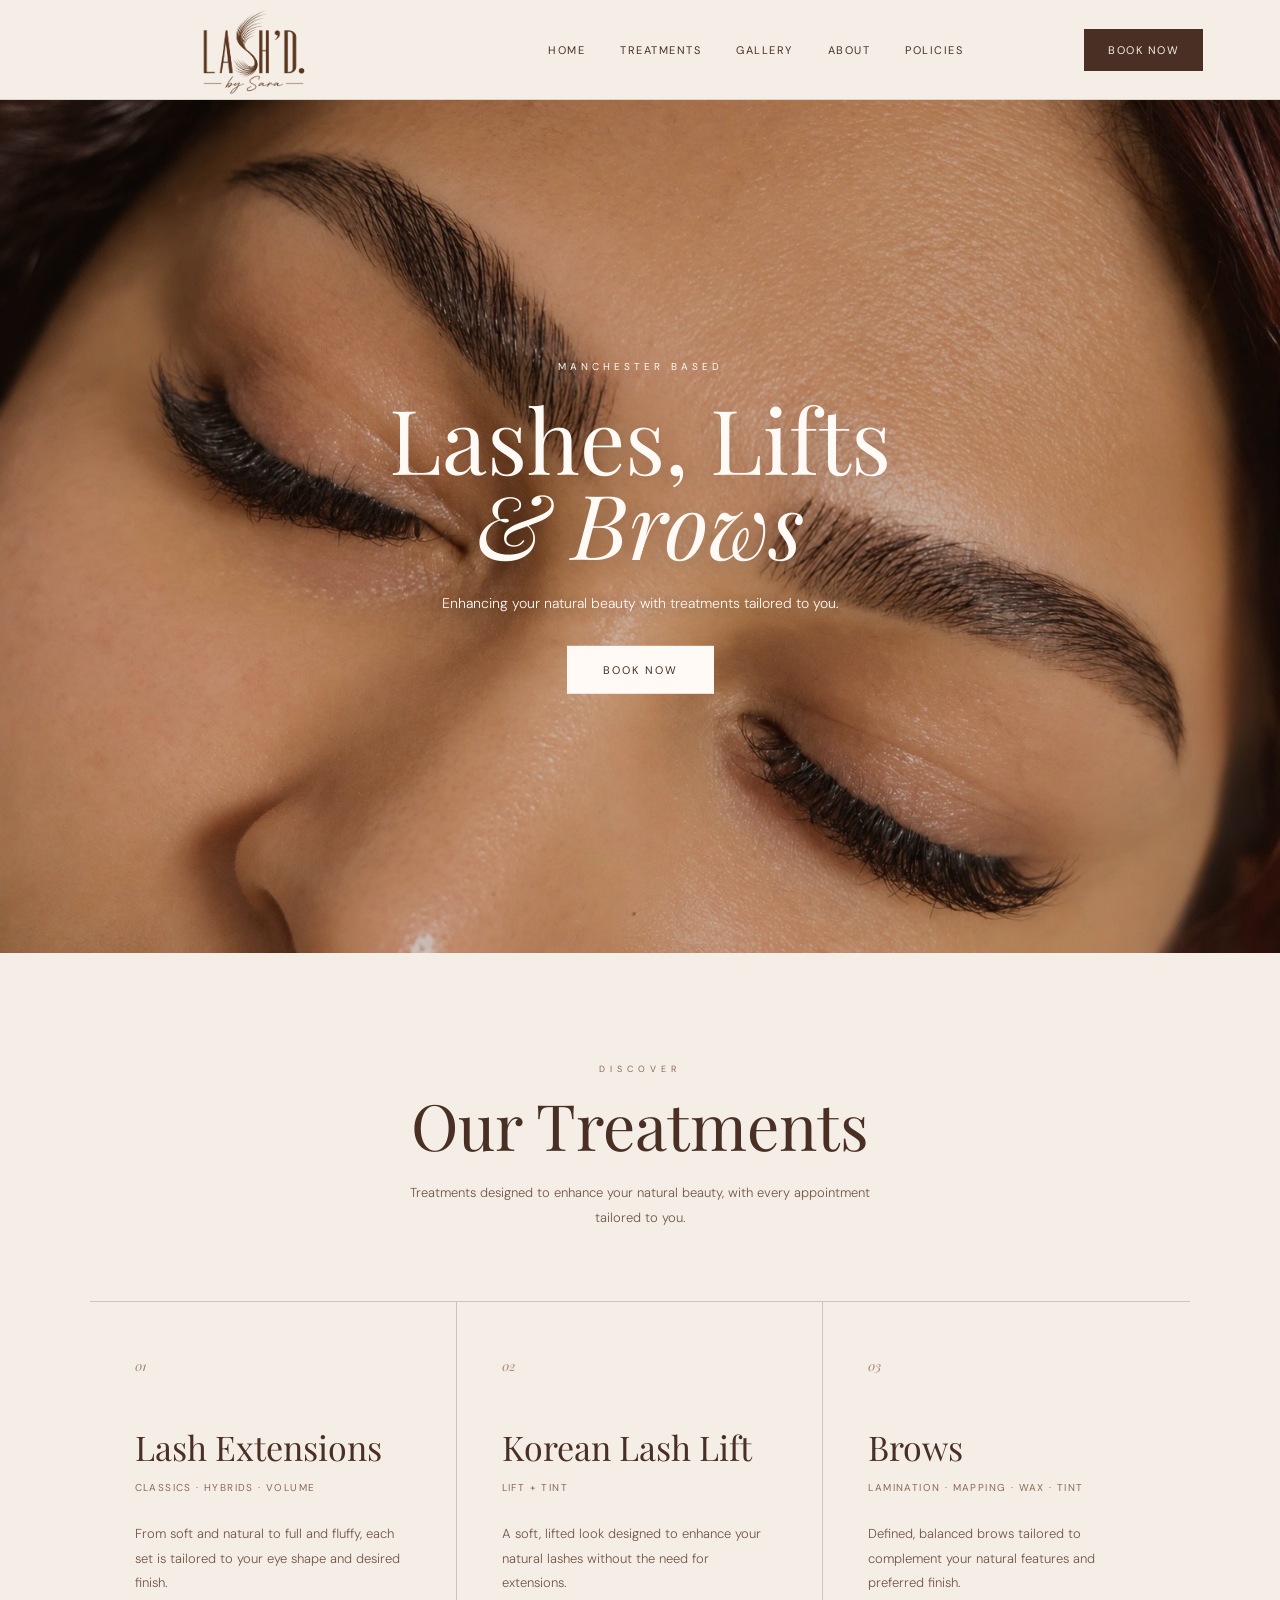
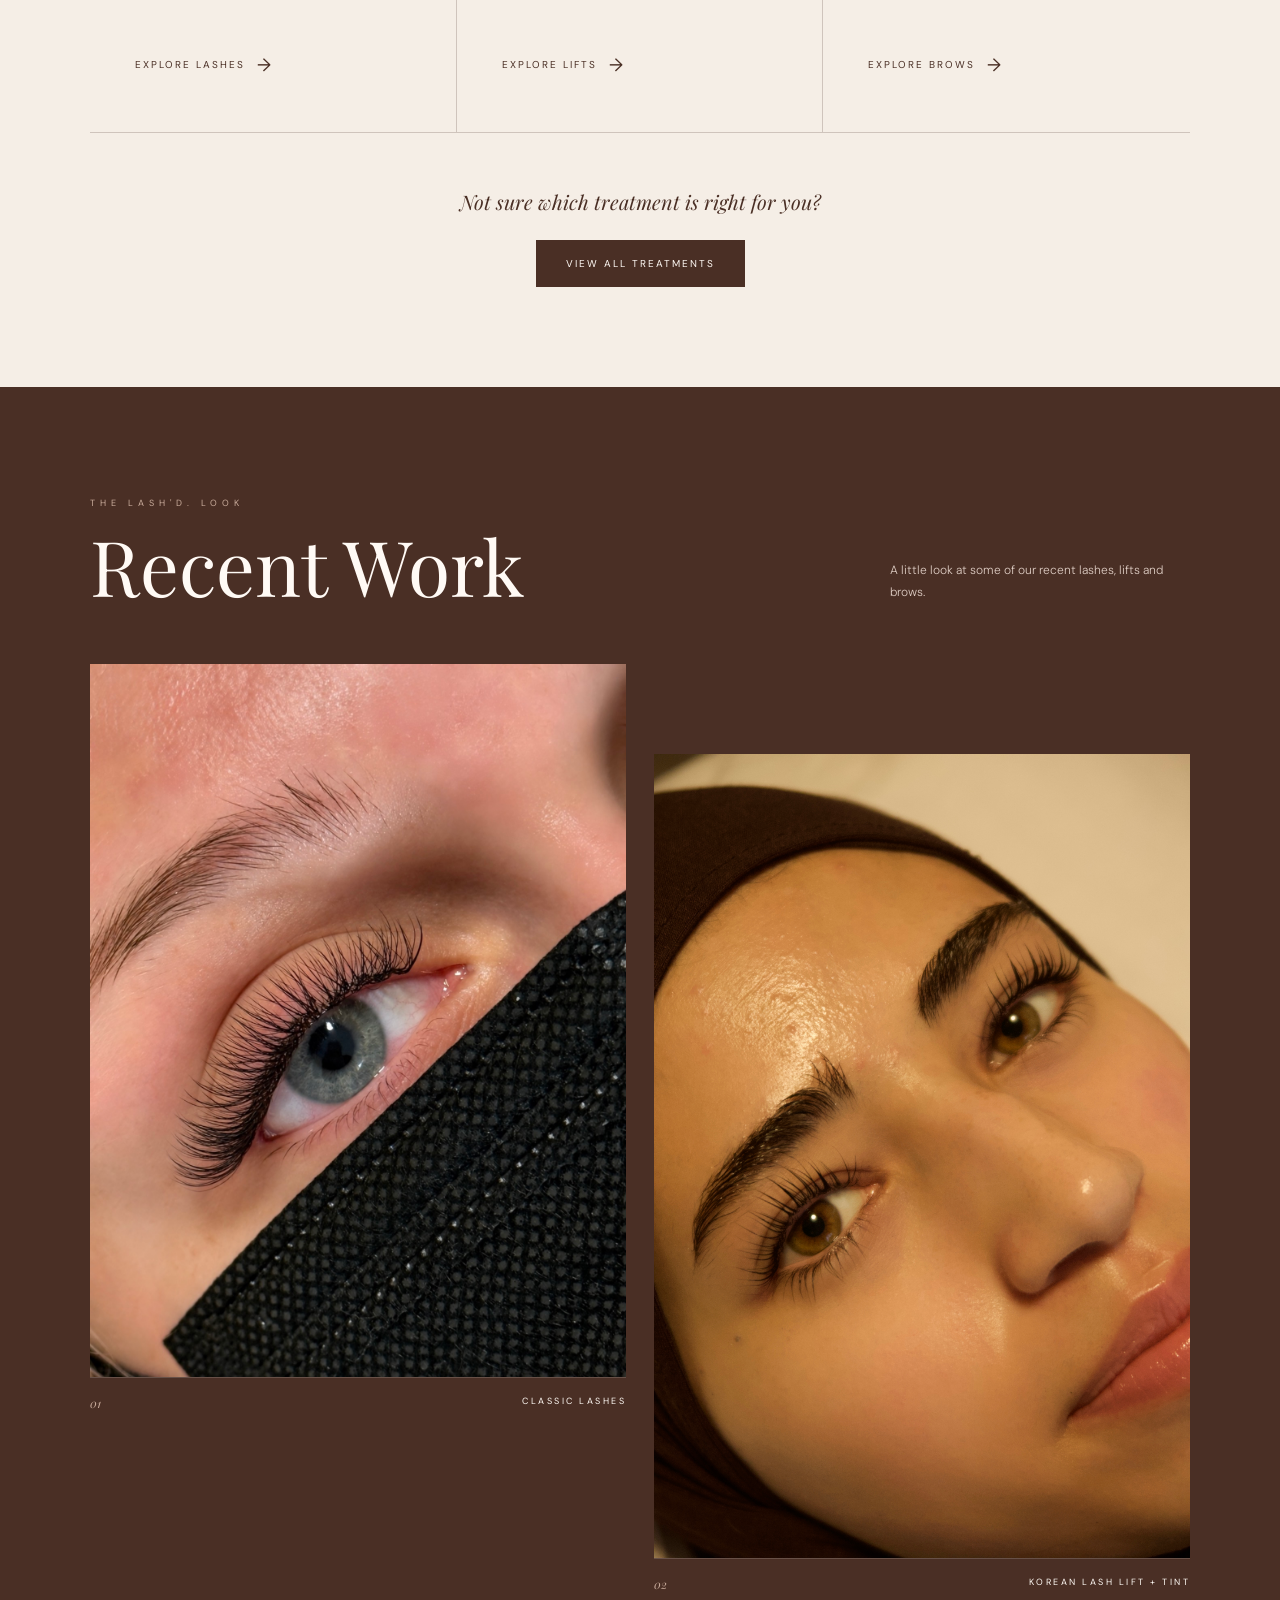
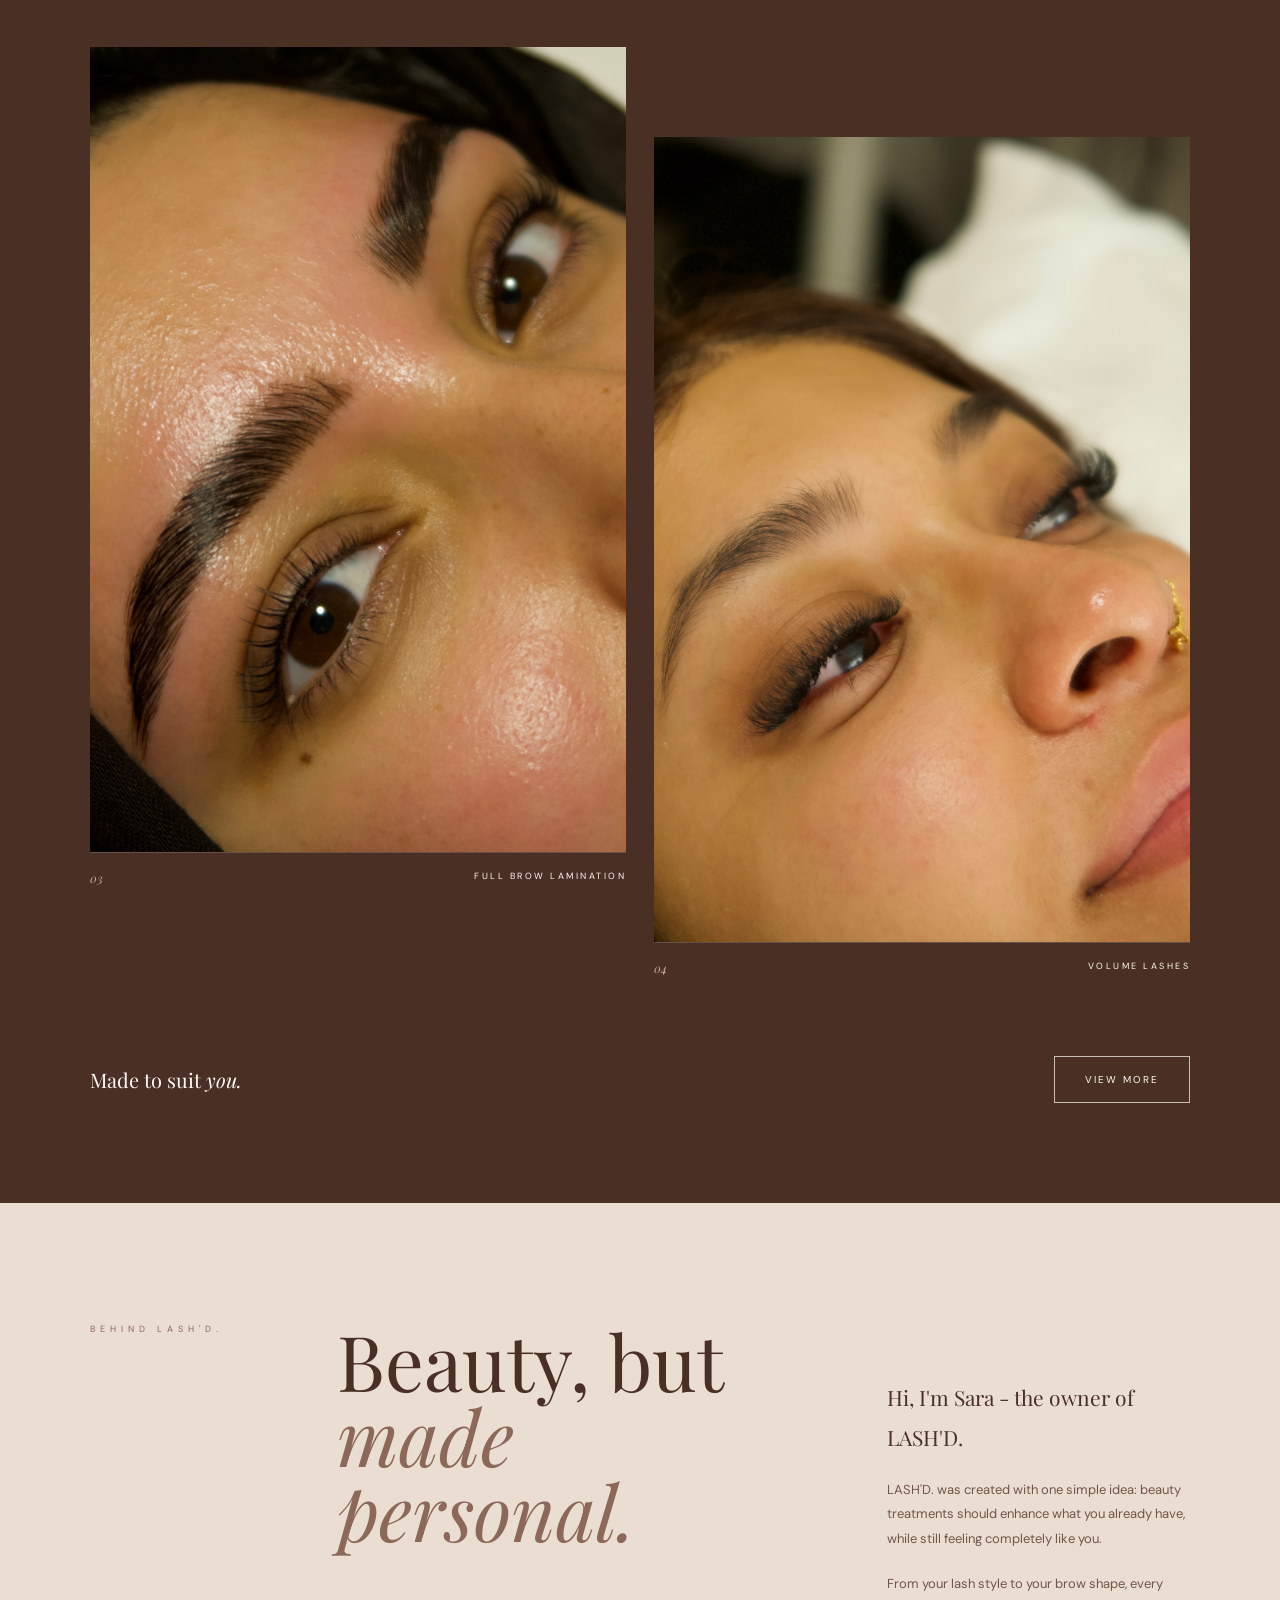
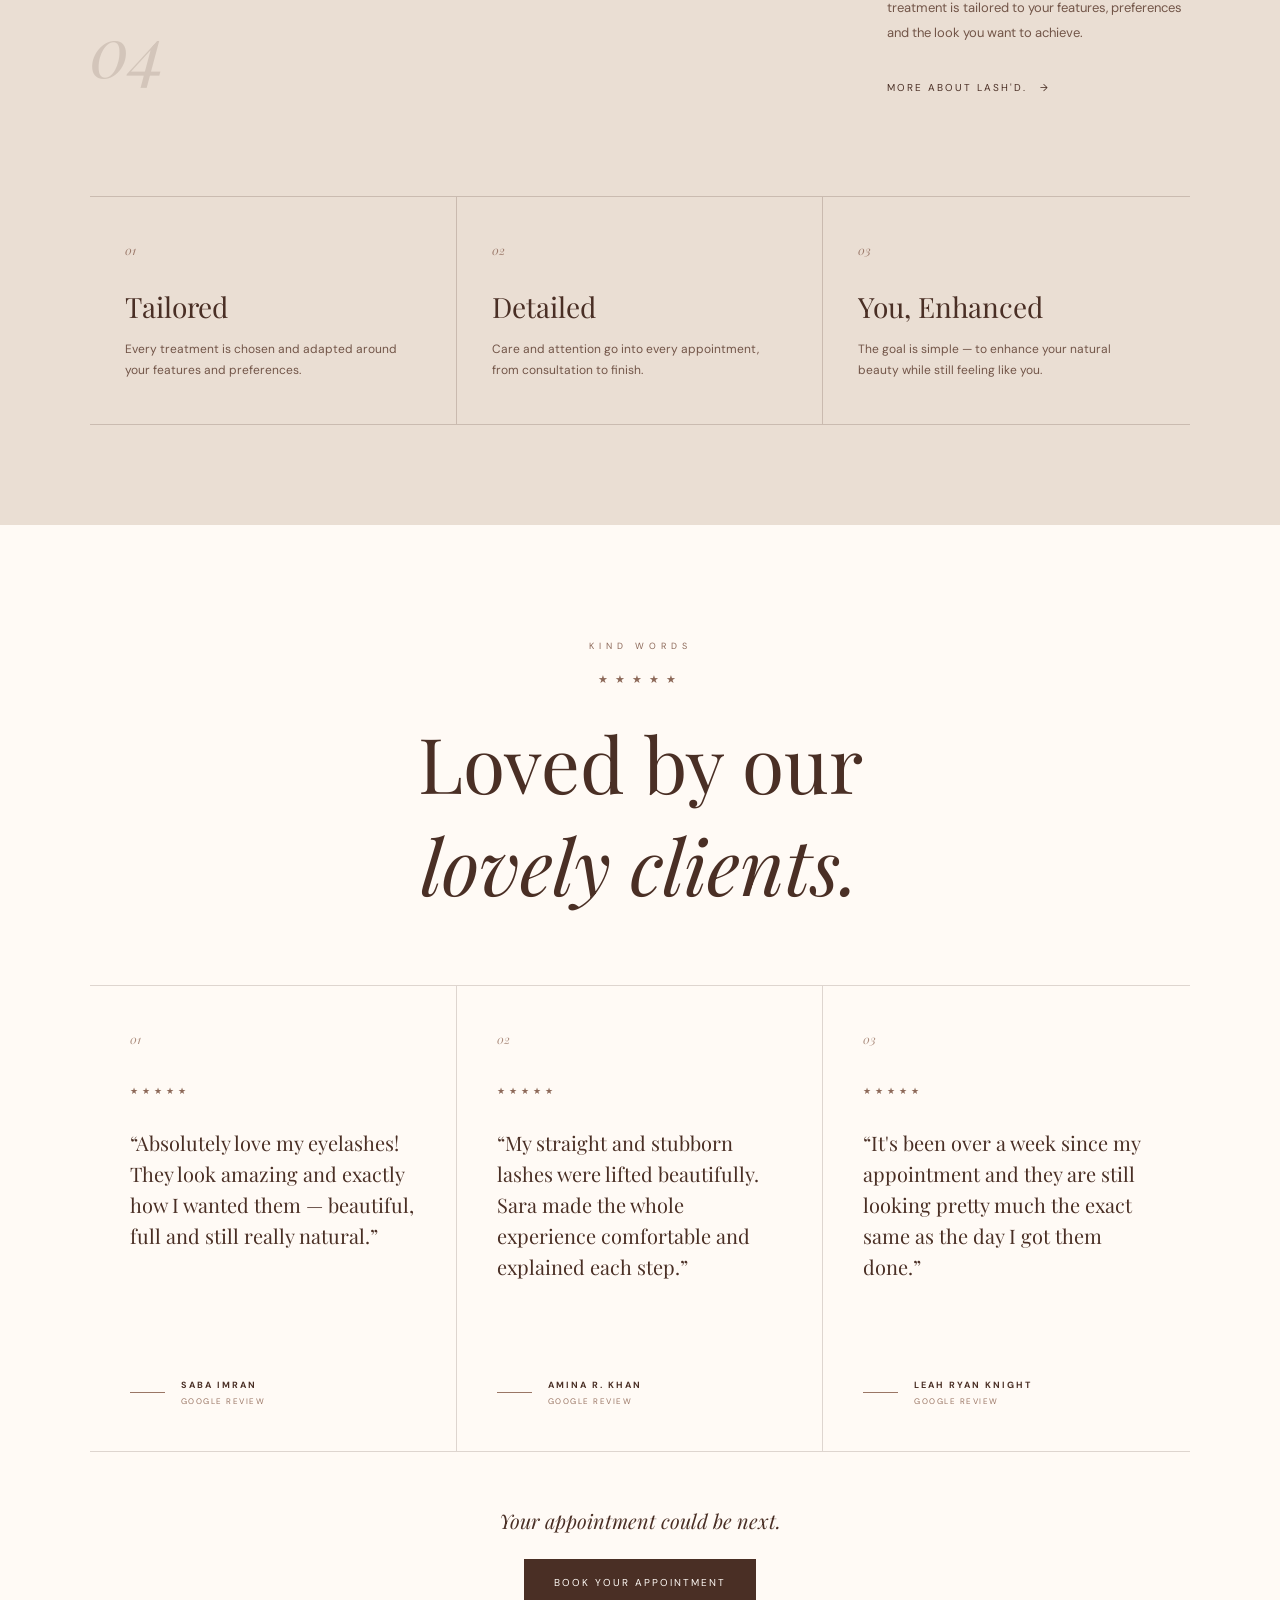
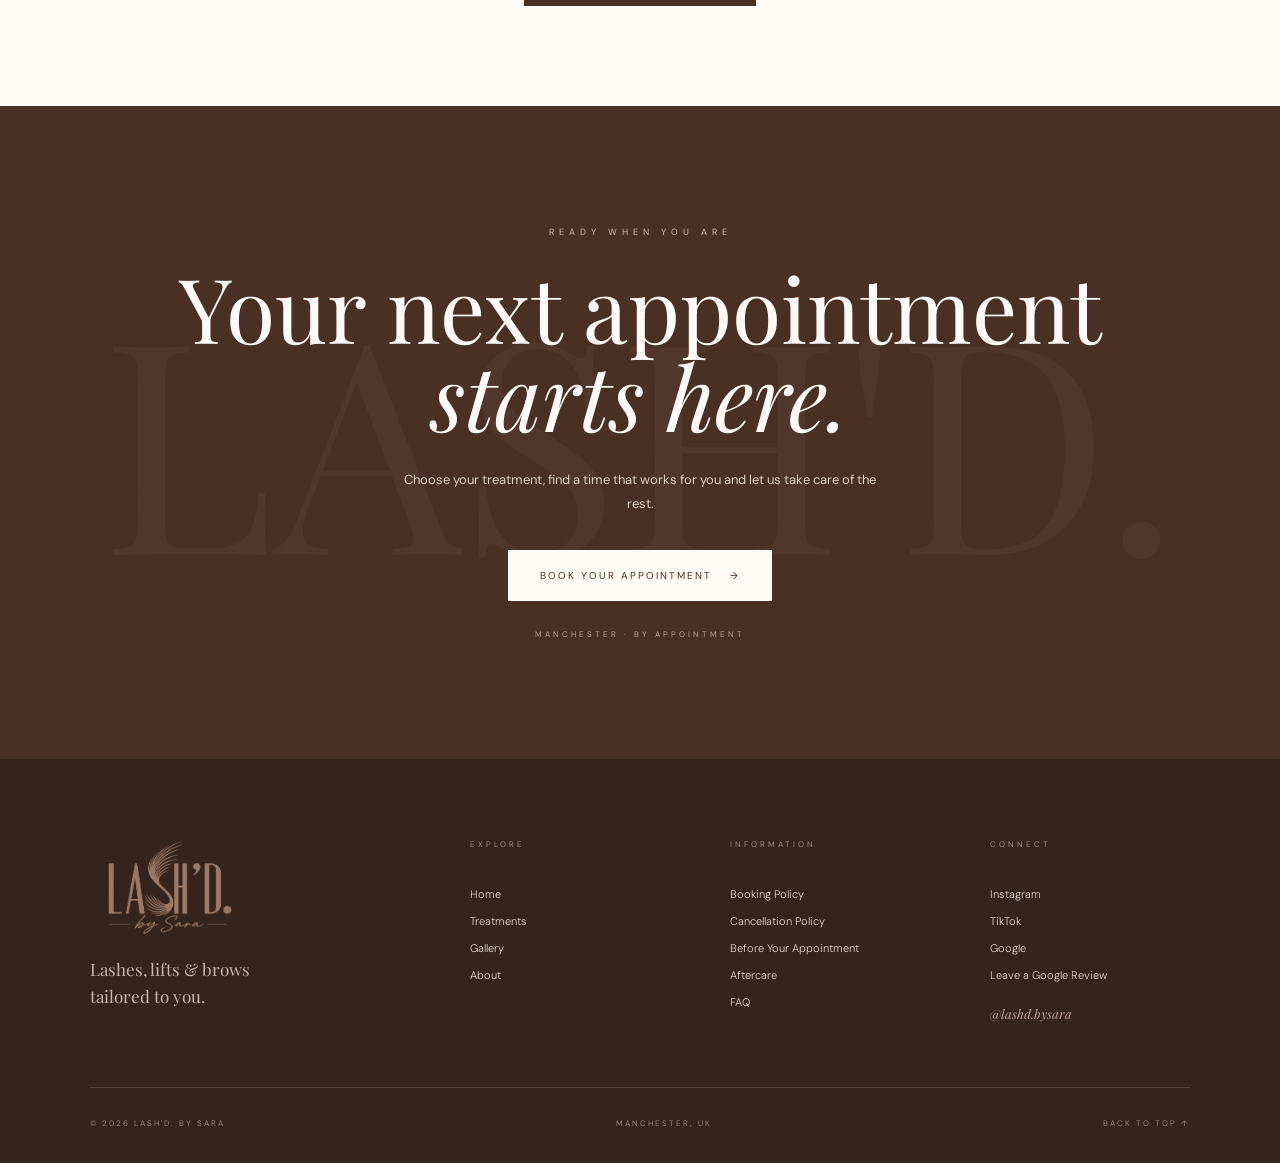
<file: index.html>
<!DOCTYPE html>
<html lang="en">

<head>
    <meta charset="UTF-8">
    <meta name="viewport" content="width=device-width, initial-scale=1.0">

<title>LASH'D. by Sara | Lashes, Lifts &amp; Brows Manchester</title>

<meta name="description" content="LASH'D. by Sara is a Manchester-based lash and brow artist specialising in lash extensions, Korean lash lifts, brow lamination and bespoke lash and brow treatments.">
    <link rel="canonical" href="https://lashdbysara.co.uk/">

<script type="application/ld+json">
{
  "@context": "https://schema.org",
  "@type": "BeautySalon",
  "name": "LASH'D. by Sara",
  "url": "https://lashdbysara.co.uk/",
  "description": "Manchester-based lash and brow artist specialising in lash extensions, Korean lash lifts and brow lamination.",
  "areaServed": {
    "@type": "City",
    "name": "Manchester"
  },
  "sameAs": [
    "https://www.instagram.com/lashd.bysara/",
    "https://www.tiktok.com/@lashd.bysara"
  ]
}
</script>

    <link rel="preconnect" href="https://fonts.googleapis.com">
    <link rel="preconnect" href="https://fonts.gstatic.com" crossorigin>

    <link
        href="https://fonts.googleapis.com/css2?family=DM+Sans:wght@300;400;500&family=Playfair+Display:ital,wght@0,400;0,500;1,400&display=swap"
        rel="stylesheet">

  
<link rel="stylesheet" href="style.css?v=2">

</head>

<body>

    <!-- HEADER -->

   <header>

    <a href="index.html" class="logo logo-link">
        <img src="lashd-logo.png" alt="LASH'D. by Sara" class="header-logo">
    </a>

    <!-- DESKTOP NAVIGATION -->
    <nav class="desktop-nav">
        <a href="index.html">HOME</a>
        <a href="treatments.html">TREATMENTS</a>
        <a href="#gallery">GALLERY</a>
        <a href="#about">ABOUT</a>
        <a href="policies.html">POLICIES</a>
    </nav>

    <div class="header-actions">

        <a href="booking.html" class="nav-book">
            BOOK NOW
        </a>

        <button
            type="button"
            class="mobile-menu-button"
            id="mobileMenuButton"
            aria-label="Open navigation menu"
            aria-expanded="false"
            aria-controls="mobileMenu"
        >
            <span></span>
            <span></span>
            <span></span>
        </button>

    </div>

    <!-- MOBILE MENU -->
    <div class="mobile-menu" id="mobileMenu">

        <nav class="mobile-nav">
            <a href="index.html">HOME</a>
            <a href="treatments.html">TREATMENTS</a>
            <a href="#gallery">GALLERY</a>
            <a href="#about">ABOUT</a>
            <a href="policies.html">POLICIES & CLIENT INFO</a>
        </nav>

        <div class="mobile-menu-bottom">
            <p>LASH'D. BY SARA</p>
            <span>MANCHESTER · BY APPOINTMENT</span>
        </div>

    </div>

</header>


    <!-- HERO -->

    <section class="hero">

        <img
            src="lashd-hero.jpg"
            alt="LASH'D. lash extensions"
            class="hero-image"
        >

        <div class="hero-overlay"></div>

        <div class="hero-content">

            <p class="location">
                MANCHESTER BASED
            </p>

            <h2>
                Lashes, Lifts<br>
                <em>& Brows</em>
            </h2>

            <p class="intro">
                Enhancing your natural beauty with treatments
                tailored to you.
            </p>

            <a href="#booking" class="book-button">
                BOOK NOW
            </a>

        </div>

    </section>


    <!-- TREATMENTS -->

    <section class="treatments" id="treatments">

        <div class="section-heading">

            <p class="eyebrow">
                DISCOVER
            </p>

            <h2>
                Our Treatments
            </h2>

            <p class="section-intro">
                Treatments designed to enhance your natural beauty,
                with every appointment tailored to you.
            </p>

        </div>


        <div class="treatment-grid">


            <!-- LASH EXTENSIONS -->

            <article class="treatment-card">

                <span class="card-number">
                    01
                </span>

                <h3>
                    Lash Extensions
                </h3>

                <p class="treatment-types">
                    Classics · Hybrids · Volume
                </p>

                <p class="treatment-description">
                    From soft and natural to full and fluffy,
                    each set is tailored to your eye shape and
                    desired finish.
                </p>

                <a
                    href="treatments.html#lashes"
                    class="treatment-link"
                >
                    EXPLORE LASHES
                    <span>→</span>
                </a>

            </article>


            <!-- KOREAN LASH LIFT -->

            <article class="treatment-card">

                <span class="card-number">
                    02
                </span>

                <h3>
                    Korean Lash Lift
                </h3>

                <p class="treatment-types">
                    Lift + Tint
                </p>

                <p class="treatment-description">
                    A soft, lifted look designed to enhance
                    your natural lashes without the need
                    for extensions.
                </p>

                <a
                    href="treatments.html#lifts"
                    class="treatment-link"
                >
                    EXPLORE LIFTS
                    <span>→</span>
                </a>

            </article>


            <!-- BROWS -->

            <article class="treatment-card">

                <span class="card-number">
                    03
                </span>

                <h3>
                    Brows
                </h3>

                <p class="treatment-types">
                    Lamination · Mapping · Wax · Tint
                </p>

                <p class="treatment-description">
                    Defined, balanced brows tailored to
                    complement your natural features and
                    preferred finish.
                </p>

                <a
                    href="treatments.html#brows"
                    class="treatment-link"
                >
                    EXPLORE BROWS
                    <span>→</span>
                </a>

            </article>

        </div>


        <div class="treatments-book">

            <p>
                Not sure which treatment is right for you?
            </p>

            <a href="treatments.html" class="brown-button">
                VIEW ALL TREATMENTS
            </a>

        </div>

    </section>


    <!-- GALLERY -->

    <section class="gallery" id="gallery">

        <div class="gallery-heading">

            <div>

                <p class="eyebrow">
                    THE LASH'D. LOOK
                </p>

                <h2>
                    Recent Work
                </h2>

            </div>

            <p class="gallery-intro">
                A little look at some of our recent
                lashes, lifts and brows.
            </p>

        </div>


        <div class="gallery-grid">


            <!-- CLASSIC LASHES -->

            <article class="gallery-piece">

                <div class="gallery-image-wrap">

                    <img
                        src="gallery-classics.jpg"
                        alt="Classic lash extensions by LASH'D."
                        class="gallery-photo"
                    >

                </div>

                <div class="gallery-label">

                    <span>01</span>

                    <p>
                        CLASSIC LASHES
                    </p>

                </div>

            </article>


            <!-- LASH LIFT -->

            <article class="gallery-piece">

                <div class="gallery-image-wrap">

                    <img
                        src="gallery-lash-lift.jpg"
                        alt="Korean lash lift by LASH'D."
                        class="gallery-photo"
                    >

                </div>

                <div class="gallery-label">

                    <span>02</span>

                    <p>
                        KOREAN LASH LIFT + TINT
                    </p>

                </div>

            </article>


            <!-- BROWS -->

            <article class="gallery-piece">

                <div class="gallery-image-wrap">

                    <img
                        src="gallery-brows.jpg"
                        alt="Brow lamination by LASH'D."
                        class="gallery-photo"
                    >

                </div>

                <div class="gallery-label">

                    <span>03</span>

                    <p>
                        FULL BROW LAMINATION
                    </p>

                </div>

            </article>


            <!-- VOLUME -->

            <article class="gallery-piece">

                <div class="gallery-image-wrap">

                    <img
                        src="gallery-volume.jpg"
                        alt="Volume lash extensions by LASH'D."
                        class="gallery-photo"
                    >

                </div>

                <div class="gallery-label">

                    <span>04</span>

                    <p>
                        VOLUME LASHES
                    </p>

                </div>

            </article>

        </div>
<!-- EXTRA GALLERY PHOTOS -->

<div class="gallery-more" id="galleryMore">

    <!-- 05 -->
    <article class="gallery-piece">
        <div class="gallery-image-wrap">
            <img
                src="Brow_lami.jpg"
                alt="Brow lamination by LASH'D."
                class="gallery-photo"
            >
        </div>

        <div class="gallery-label">
            <span>05</span>
            <p>FULL BROW LAMINATION</p>
        </div>
    </article>


    <!-- 06 -->
    <article class="gallery-piece">
        <div class="gallery-image-wrap">
            <img
                src="Choppy_lashes.jpg"
                alt="Choppy lash extensions by LASH'D."
                class="gallery-photo"
            >
        </div>

        <div class="gallery-label">
            <span>06</span>
            <p>VOLUME + EXTRA SPIKES</p>
        </div>
    </article>


    <!-- 07 -->
    <article class="gallery-piece">
        <div class="gallery-image-wrap">
            <img
                src="Classics_brow_lamination.jpg"
                alt="Classic lashes and brow lamination by LASH'D."
                class="gallery-photo"
            >
        </div>

        <div class="gallery-label">
            <span>07</span>
            <p>CLASSIC LASHES + FULL BROW LAMINATION</p>
        </div>
    </article>


    <!-- 08 -->
    <article class="gallery-piece">
        <div class="gallery-image-wrap">
            <img
                src="Hybrid_lash.jpg"
                alt="Hybrid lash extensions by LASH'D."
                class="gallery-photo"
            >
        </div>

        <div class="gallery-label">
            <span>08</span>
            <p>HYBRID LASHES</p>
        </div>
    </article>


    <!-- 09 -->
    <article class="gallery-piece">
        <div class="gallery-image-wrap">
            <img
                src="Lash_lift.jpg"
                alt="Korean lash lift by LASH'D."
                class="gallery-photo"
            >
        </div>

        <div class="gallery-label">
            <span>09</span>
            <p>KOREAN LASH LIFT + TINT</p>
        </div>
    </article>


    <!-- 10 -->
    <article class="gallery-piece">
        <div class="gallery-image-wrap">
            <img
                src="Lash_lift2.jpg"
                alt="Korean lash lift by LASH'D."
                class="gallery-photo"
            >
        </div>

        <div class="gallery-label">
            <span>10</span>
            <p>KOREAN LASH LIFT + TINT</p>
        </div>
    </article>


    <!-- 11 -->
    <article class="gallery-piece">
        <div class="gallery-image-wrap">
            <img
                src="Lash_lift3.jpg"
                alt="Korean lash lift by LASH'D."
                class="gallery-photo"
            >
        </div>

        <div class="gallery-label">
            <span>11</span>
            <p>KOREAN LASH LIFT + TINT</p>
        </div>
    </article>


    <!-- 12 -->
    <article class="gallery-piece">
        <div class="gallery-image-wrap">
            <img
                src="Saba_hybrid.jpg"
                alt="Hybrid lash extensions by LASH'D."
                class="gallery-photo"
            >
        </div>

        <div class="gallery-label">
            <span>12</span>
            <p>HYBRID LASHES</p>
        </div>
    </article>


    <!-- 13 -->
    <article class="gallery-piece">
        <div class="gallery-image-wrap">
            <img
                src="Saba_lashes.JPG"
                alt="Lash extensions by LASH'D."
                class="gallery-photo"
            >
        </div>

        <div class="gallery-label">
            <span>13</span>
            <p>VOLUME LASHES + FULL BROW LAMINATION</p>
        </div>
    </article>


    <!-- 14 -->
    <article class="gallery-piece">
        <div class="gallery-image-wrap">
            <img
                src="Volume_browlami.jpg"
                alt="Volume lashes and brow lamination by LASH'D."
                class="gallery-photo"
            >
        </div>

        <div class="gallery-label">
            <span>14</span>
            <p>VOLUME LASHES + FULL BROW LAMINATION</p>
        </div>
    </article>

</div>

        <div class="gallery-bottom">

            <p>
                Made to suit <em>you.</em>
            </p>

           <button type="button" class="outline-button" id="galleryToggle">
    VIEW MORE
</button>

        </div>

    </section>


    <!-- ABOUT -->

    <section class="about" id="about">

        <div class="about-inner">


            <div class="about-left">

                <p class="eyebrow">
                    BEHIND LASH'D.
                </p>

                <span class="about-number">
                    04
                </span>

            </div>


            <div class="about-main">

                <h2>
                    Beauty, but<br>
                    <em>made personal.</em>
                </h2>

            </div>


            <div class="about-copy">

                <p class="about-introduction">
                    Hi, I'm Sara - the owner of LASH'D.
                </p>

                <p>
                    LASH'D. was created with one simple idea:
                    beauty treatments should enhance what you
                    already have, while still feeling completely
                    like you.
                </p>

                <p>
                    From your lash style to your brow shape,
                    every treatment is tailored to your features,
                    preferences and the look you want to achieve.
                </p>

                <a href="#about" class="about-link">
                    MORE ABOUT LASH'D.
                    <span>→</span>
                </a>

            </div>

        </div>


        <div class="about-values">


            <div class="value">

                <span>01</span>

                <h3>
                    Tailored
                </h3>

                <p>
                    Every treatment is chosen and adapted
                    around your features and preferences.
                </p>

            </div>


            <div class="value">

                <span>02</span>

                <h3>
                    Detailed
                </h3>

                <p>
                    Care and attention go into every
                    appointment, from consultation to finish.
                </p>

            </div>


            <div class="value">

                <span>03</span>

                <h3>
                    You, Enhanced
                </h3>

                <p>
                    The goal is simple — to enhance your
                    natural beauty while still feeling like you.
                </p>

            </div>

        </div>

    </section>


    <!-- REVIEWS -->

    <section class="reviews">

        <div class="reviews-top">

            <p class="reviews-label">
                KIND WORDS
            </p>

            <div class="review-stars">
                ★★★★★
            </div>

            <h2>
                Loved by our<br>
                <em>lovely clients.</em>
            </h2>

        </div>


        <div class="reviews-grid">


            <!-- REVIEW 1 -->

            <article class="review-card">

                <span class="review-number">
                    01
                </span>

                <div class="small-stars">
                    ★★★★★
                </div>

                <p class="review-text">
                    “Absolutely love my eyelashes! They look
                    amazing and exactly how I wanted them —
                    beautiful, full and still really natural.”
                </p>

                <div class="review-client">

                    <span class="client-line"></span>

                    <div>

                        <h3>
                            SABA IMRAN
                        </h3>

                        <p>
                            GOOGLE REVIEW
                        </p>

                    </div>

                </div>

            </article>


            <!-- REVIEW 2 -->

            <article class="review-card">

                <span class="review-number">
                    02
                </span>

                <div class="small-stars">
                    ★★★★★
                </div>

                <p class="review-text">
                    “My straight and stubborn lashes were
                    lifted beautifully. Sara made the whole
                    experience comfortable and explained
                    each step.”
                </p>

                <div class="review-client">

                    <span class="client-line"></span>

                    <div>

                        <h3>
                            AMINA R. KHAN
                        </h3>

                        <p>
                            GOOGLE REVIEW
                        </p>

                    </div>

                </div>

            </article>


            <!-- REVIEW 3 -->

            <article class="review-card">

                <span class="review-number">
                    03
                </span>

                <div class="small-stars">
                    ★★★★★
                </div>

                <p class="review-text">
                    “It's been over a week since my appointment
                    and they are still looking pretty much the
                    exact same as the day I got them done.”
                </p>

                <div class="review-client">

                    <span class="client-line"></span>

                    <div>

                        <h3>
                            LEAH RYAN KNIGHT
                        </h3>

                        <p>
                            GOOGLE REVIEW
                        </p>

                    </div>

                </div>

            </article>

        </div>


        <div class="reviews-bottom">

            <p>
                Your appointment could be next.
            </p>

            <a href="#booking" class="brown-button">
                BOOK YOUR APPOINTMENT
            </a>

        </div>

    </section>


    <!-- BOOKING CTA -->

    <section class="final-booking" id="booking">

        <div class="booking-decoration">
            LASH'D.
        </div>

        <div class="booking-content">

            <p class="booking-small">
                READY WHEN YOU ARE
            </p>

            <h2>
                Your next appointment<br>
                <em>starts here.</em>
            </h2>

            <p class="booking-text">
                Choose your treatment, find a time that works
                for you and let us take care of the rest.
            </p>

            <a href="booking.html" class="booking-main-button">
                BOOK YOUR APPOINTMENT
                <span>→</span>
            </a>

            <p class="booking-location">
                MANCHESTER · BY APPOINTMENT
            </p>

        </div>

    </section>


    <!-- FOOTER -->

    <footer id="footer">

        <div class="footer-top">


            <div class="footer-brand">

    <img src="lashd-logo-light.png" alt="LASH'D. by Sara" class="footer-logo">

    <p>
        Lashes, lifts & brows<br>
        tailored to you.
    </p>

</div>


            <div class="footer-column">

                <p class="footer-title">
                    EXPLORE
                </p>

                <a href="index.html">
                    Home
                </a>

                <a href="treatments.html">
                    Treatments
                </a>

                <a href="#gallery">
                    Gallery
                </a>

                <a href="#about">
                    About
                </a>

            </div>


            <div class="footer-column">

                <p class="footer-title">
                    INFORMATION
                </p>

                <a href="policies.html#booking-policy">
                    Booking Policy
                </a>

                <a href="policies.html#booking-policy">
                    Cancellation Policy
                </a>

                <a href="policies.html#before-appointment">
                    Before Your Appointment
                </a>

                <a href="policies.html#aftercare">
                    Aftercare
                </a>

                <a href="policies.html#faq">
                    FAQ
                </a>

            </div>


           <div class="footer-column">

    <p class="footer-title">
        CONNECT
    </p>

    <a href="https://www.instagram.com/lashd.bysara/"
       target="_blank"
       rel="noopener noreferrer">
        Instagram
    </a>

    <a href="https://www.tiktok.com/@lashd.bysara?is_from_webapp=1&amp;sender_device=pc"
       target="_blank"
       rel="noopener noreferrer">
        TikTok
    </a>

    <a href="https://share.google/d5uDZunPc7JeOB6fl"
       target="_blank"
       rel="noopener noreferrer">
        Google
    </a>
    <a href="https://g.page/r/CYrZ1S1SB0tXEBM/review"
   target="_blank"
   rel="noopener noreferrer">
    Leave a Google Review
</a>

    <p class="footer-handle">
        @lashd.bysara
    </p>

</div>

        </div>


        <div class="footer-line"></div>


        <div class="footer-bottom">

            <p>
                © 2026 LASH'D. BY SARA
            </p>

            <p>
                MANCHESTER, UK
            </p>

            <a href="#">
                BACK TO TOP ↑
            </a>

        </div>

    </footer>
<script>
    /* =========================
       GALLERY VIEW MORE
    ========================= */

    const galleryToggle = document.getElementById("galleryToggle");
    const galleryMore = document.getElementById("galleryMore");

    if (galleryToggle && galleryMore) {
        galleryToggle.addEventListener("click", () => {
            const isOpen = galleryMore.classList.toggle("is-open");

            galleryToggle.textContent = isOpen ? "VIEW LESS" : "VIEW MORE";

            if (!isOpen) {
                document.getElementById("gallery").scrollIntoView({
                    behavior: "smooth"
                });
            }
        });
    }


    /* =========================
       MOBILE MENU
    ========================= */

    const mobileMenuButton = document.getElementById("mobileMenuButton");
    const mobileMenu = document.getElementById("mobileMenu");

    if (mobileMenuButton && mobileMenu) {

        mobileMenuButton.addEventListener("click", () => {

            const isOpen = mobileMenu.classList.toggle("is-open");

            mobileMenuButton.classList.toggle("is-open", isOpen);
            mobileMenuButton.setAttribute("aria-expanded", isOpen);

            document.body.classList.toggle("menu-open", isOpen);
        });


        /* CLOSE MENU AFTER CLICKING A LINK */

        mobileMenu.querySelectorAll("a").forEach(link => {

            link.addEventListener("click", () => {

                mobileMenu.classList.remove("is-open");
                mobileMenuButton.classList.remove("is-open");

                mobileMenuButton.setAttribute(
                    "aria-expanded",
                    "false"
                );

                document.body.classList.remove("menu-open");
            });

        });

    }
</script>
</body>

</html>
</file>
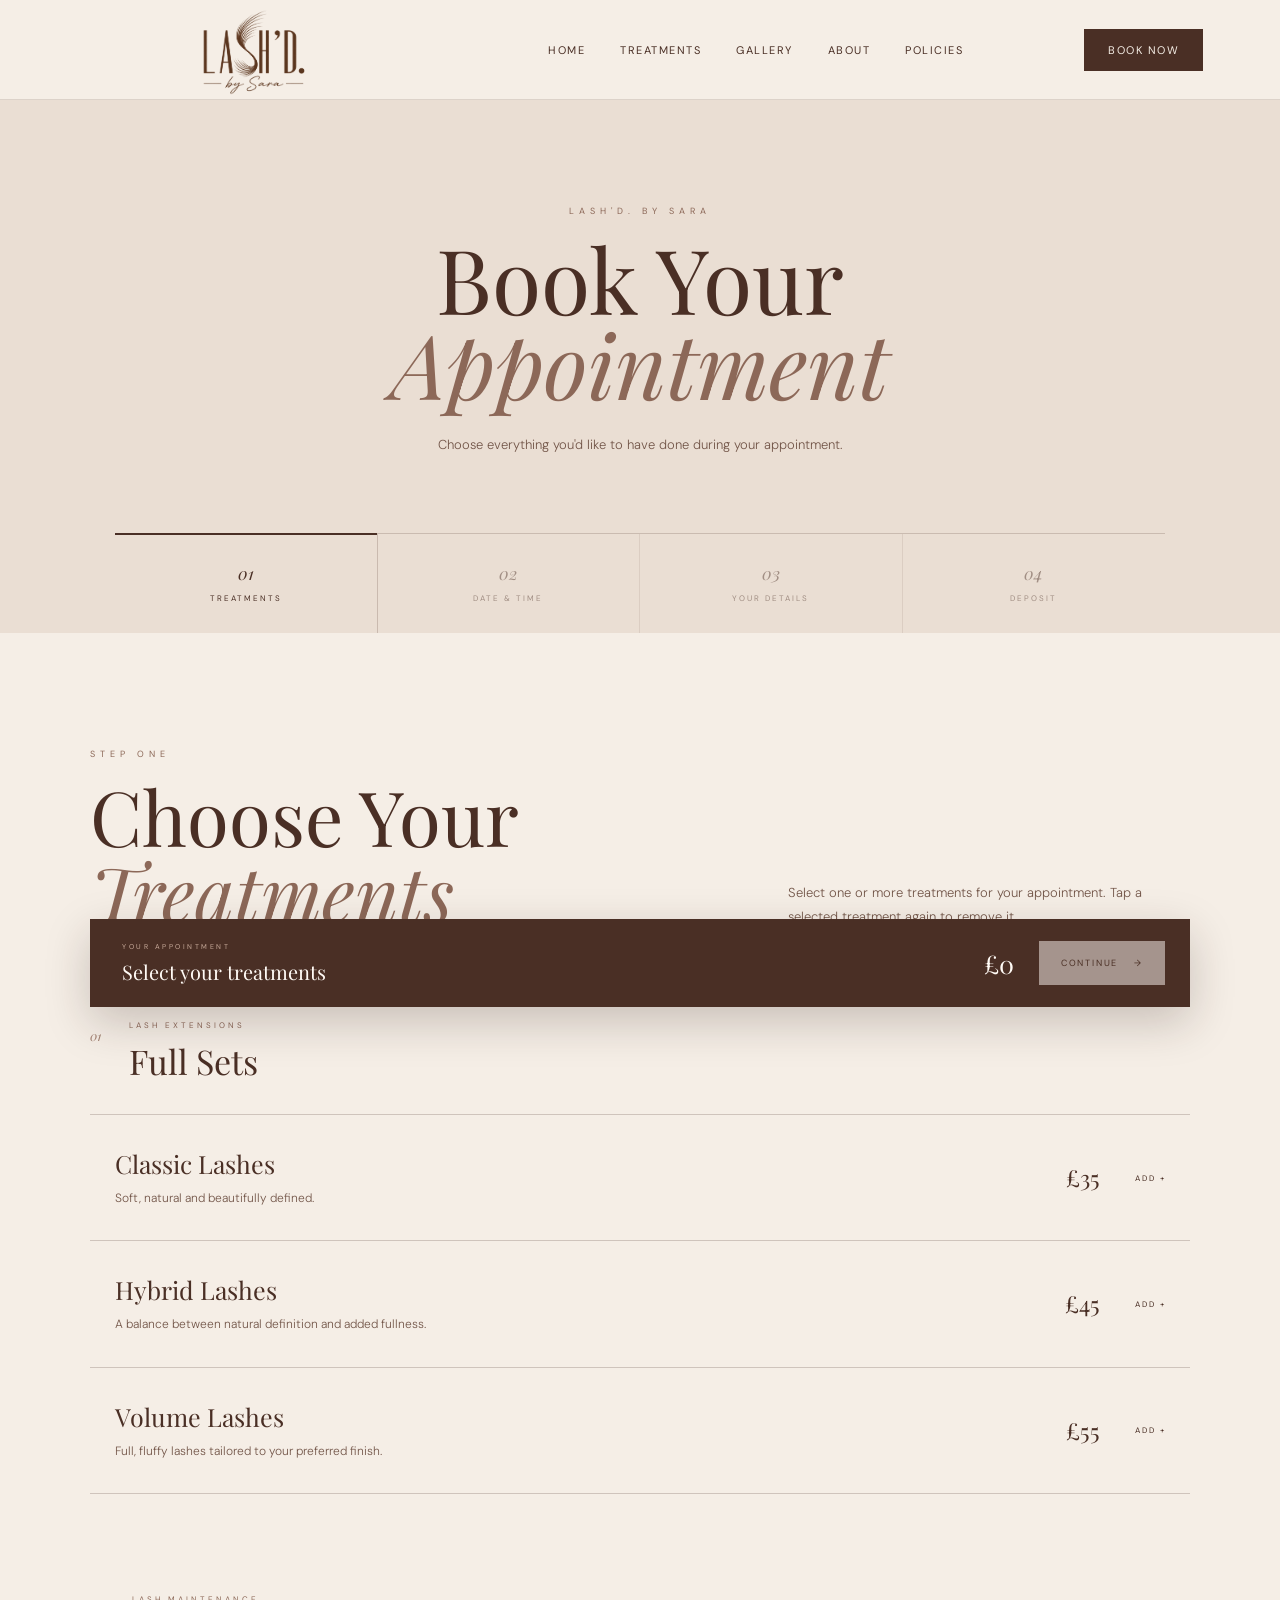
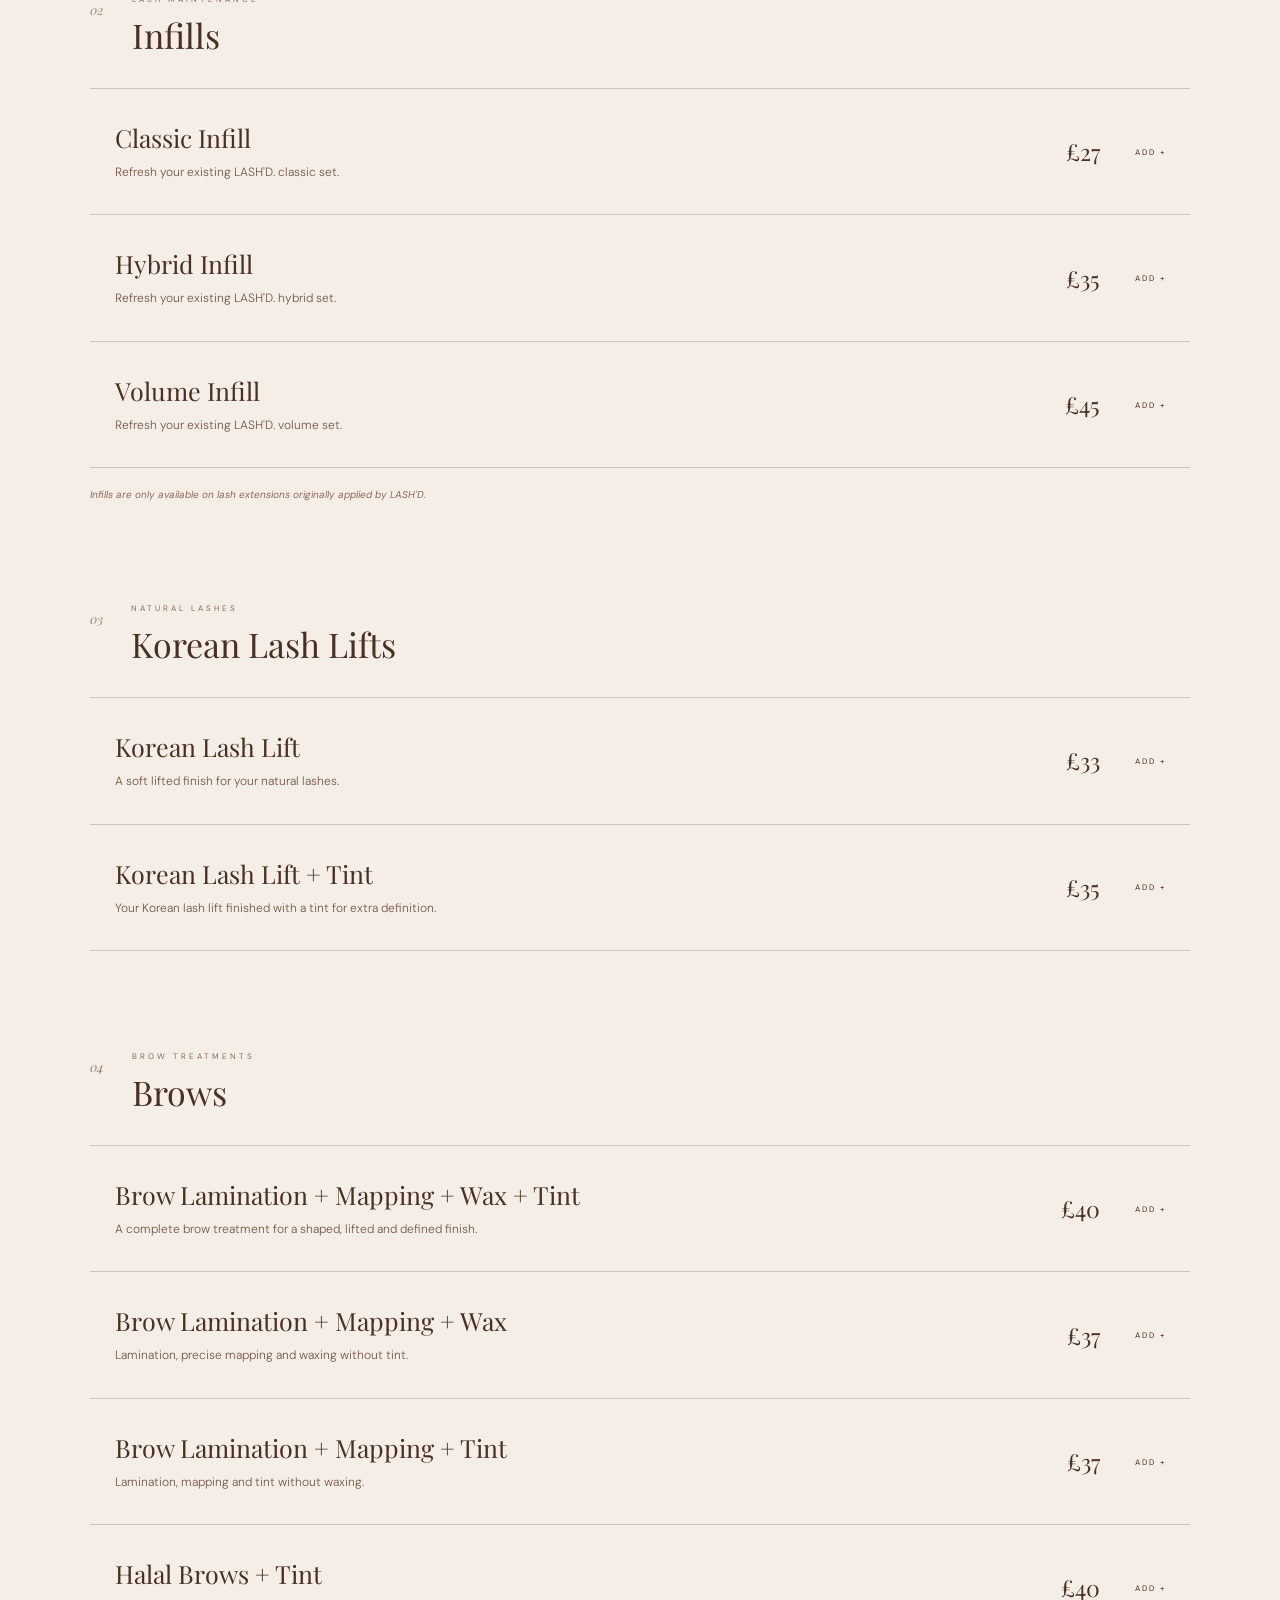
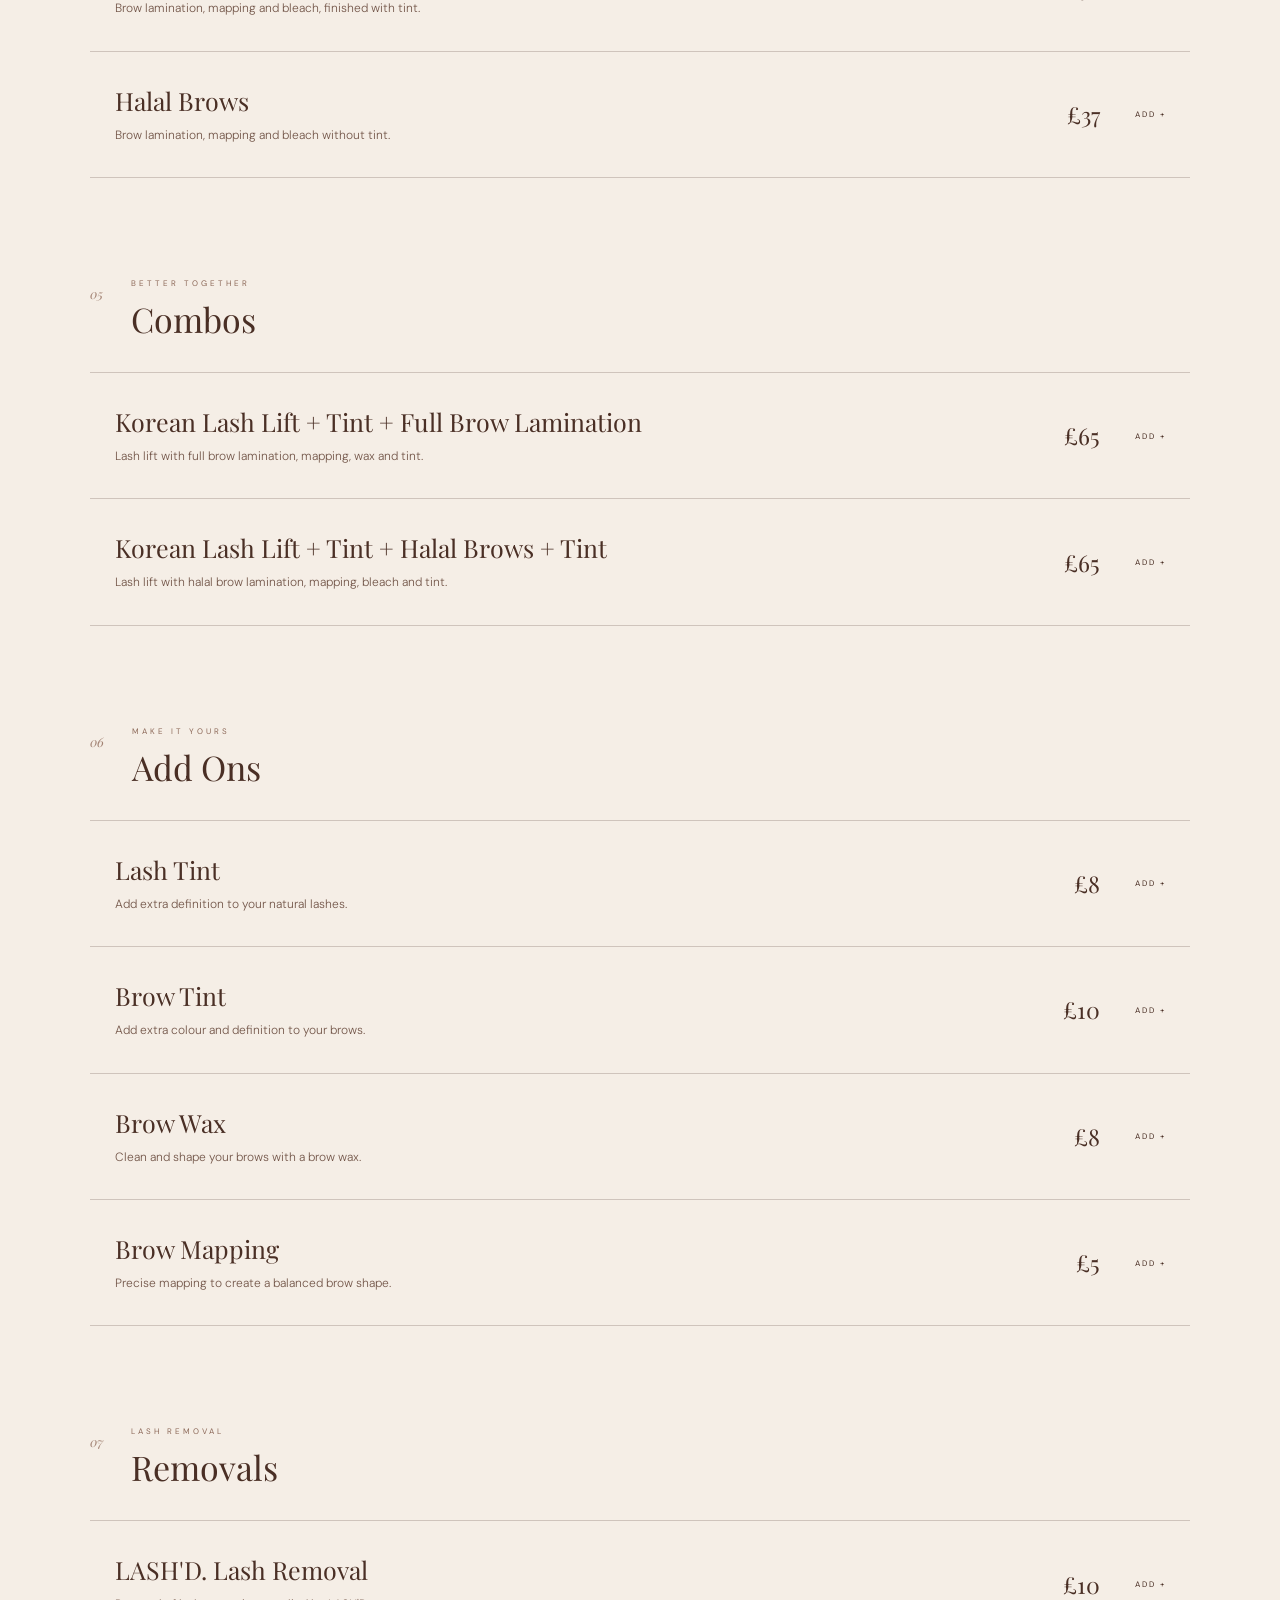
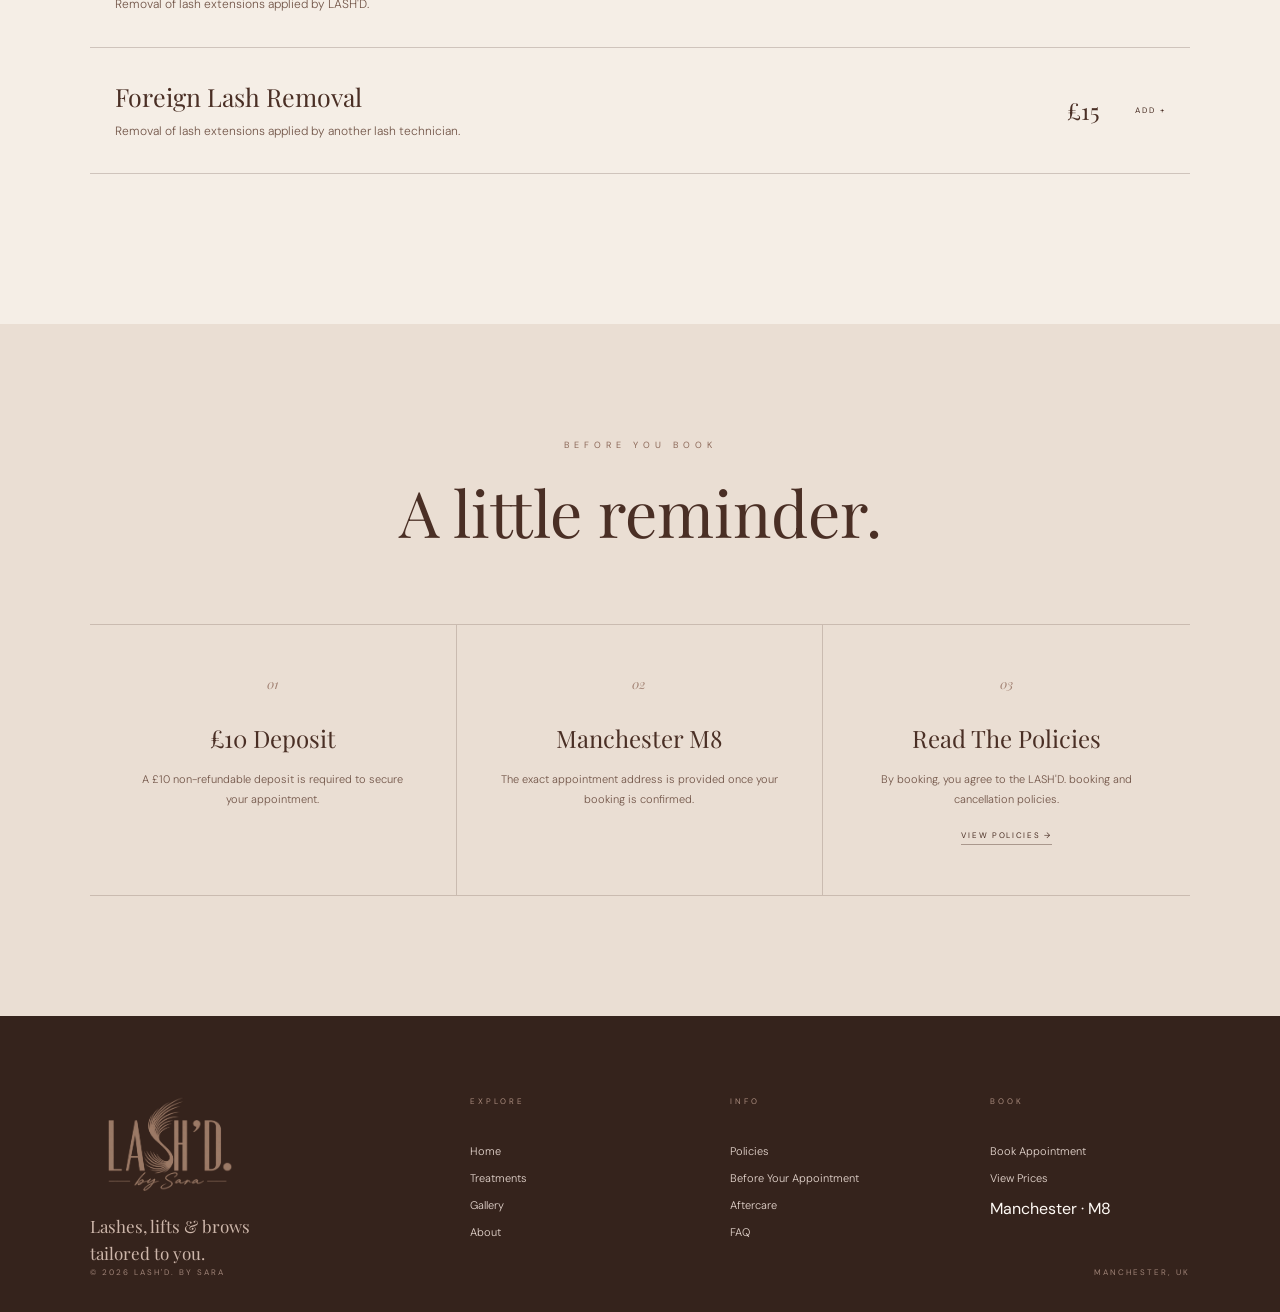
<file: booking.html>
<!DOCTYPE html>
<html lang="en">

<head>
    <meta charset="UTF-8">
    <meta name="viewport" content="width=device-width, initial-scale=1.0">

  <title>Book Lash & Brow Appointments Manchester | LASH'D. by Sara</title>
  <meta name="description" content="Book your LASH'D. by Sara appointment in Manchester for lash extensions, Korean lash lifts, brow lamination and bespoke lash and brow treatments.">

<link rel="canonical" href="https://lashdbysara.co.uk/booking.html">

    <link rel="preconnect" href="https://fonts.googleapis.com">
    <link rel="preconnect" href="https://fonts.gstatic.com" crossorigin>

    <link
        href="https://fonts.googleapis.com/css2?family=DM+Sans:wght@300;400;500&family=Playfair+Display:ital,wght@0,400;0,500;1,400&display=swap"
        rel="stylesheet">

    <link rel="stylesheet" href="style.css">
</head>

<body>

    <!-- HEADER -->

    <header>

        <a href="index.html" class="logo logo-link">
    <img src="lashd-logo.png" alt="LASH'D. by Sara" class="header-logo">
</a>

        <nav>
            <a href="index.html">HOME</a>
            <a href="treatments.html">TREATMENTS</a>
            <a href="index.html#gallery">GALLERY</a>
            <a href="index.html#about">ABOUT</a>
            <a href="policies.html">POLICIES</a>
        </nav>

        <a href="booking.html" class="nav-book">
            BOOK NOW
        </a>

    </header>


    <!-- HERO -->

    <section class="booking-page-hero">

        <p class="eyebrow">LASH'D. BY SARA</p>

        <h1>
            Book Your<br>
            <em>Appointment</em>
        </h1>

        <p class="booking-page-intro">
            Choose everything you'd like to have done
            during your appointment.
        </p>

        <div class="booking-steps">

            <div class="booking-step active">
                <span>01</span>
                <p>TREATMENTS</p>
            </div>

            <div class="booking-step">
                <span>02</span>
                <p>DATE & TIME</p>
            </div>

            <div class="booking-step">
                <span>03</span>
                <p>YOUR DETAILS</p>
            </div>

            <div class="booking-step">
                <span>04</span>
                <p>DEPOSIT</p>
            </div>

        </div>

    </section>


    <!-- SERVICES -->

    <section class="booking-services">

        <div class="booking-section-heading">

            <div>
                <p class="eyebrow">STEP ONE</p>

                <h2>
                    Choose Your<br>
                    <em>Treatments</em>
                </h2>
            </div>

            <p>
                Select one or more treatments for your appointment.
                Tap a selected treatment again to remove it.
            </p>

        </div>


        <!-- LASH EXTENSIONS -->

        <div class="booking-category">

            <div class="booking-category-title">
                <span>01</span>

                <div>
                    <p>LASH EXTENSIONS</p>
                    <h3>Full Sets</h3>
                </div>
            </div>

            <div class="booking-treatment-list">

                <button class="booking-treatment"
                    data-treatment="Classic Lashes"
                    data-price="35"
                    data-type="main">

                    <div>
                        <h4>Classic Lashes</h4>
                        <p>Soft, natural and beautifully defined.</p>
                    </div>

                    <div class="booking-treatment-end">
                        <strong>£35</strong>
                        <span>ADD +</span>
                    </div>

                </button>


                <button class="booking-treatment"
                    data-treatment="Hybrid Lashes"
                    data-price="45"
                    data-type="main">

                    <div>
                        <h4>Hybrid Lashes</h4>
                        <p>
                            A balance between natural definition
                            and added fullness.
                        </p>
                    </div>

                    <div class="booking-treatment-end">
                        <strong>£45</strong>
                        <span>ADD +</span>
                    </div>

                </button>


                <button class="booking-treatment"
                    data-treatment="Volume Lashes"
                    data-price="55"
                    data-type="main">

                    <div>
                        <h4>Volume Lashes</h4>
                        <p>
                            Full, fluffy lashes tailored to your
                            preferred finish.
                        </p>
                    </div>

                    <div class="booking-treatment-end">
                        <strong>£55</strong>
                        <span>ADD +</span>
                    </div>

                </button>

            </div>

        </div>


        <!-- INFILLS -->

        <div class="booking-category">

            <div class="booking-category-title">
                <span>02</span>

                <div>
                    <p>LASH MAINTENANCE</p>
                    <h3>Infills</h3>
                </div>
            </div>

            <div class="booking-treatment-list">

                <button class="booking-treatment"
                    data-treatment="Classic Infill"
                    data-price="27"
                    data-type="main">

                    <div>
                        <h4>Classic Infill</h4>
                        <p>Refresh your existing LASH'D. classic set.</p>
                    </div>

                    <div class="booking-treatment-end">
                        <strong>£27</strong>
                        <span>ADD +</span>
                    </div>

                </button>


                <button class="booking-treatment"
                    data-treatment="Hybrid Infill"
                    data-price="35"
                    data-type="main">

                    <div>
                        <h4>Hybrid Infill</h4>
                        <p>Refresh your existing LASH'D. hybrid set.</p>
                    </div>

                    <div class="booking-treatment-end">
                        <strong>£35</strong>
                        <span>ADD +</span>
                    </div>

                </button>


                <button class="booking-treatment"
                    data-treatment="Volume Infill"
                    data-price="45"
                    data-type="main">

                    <div>
                        <h4>Volume Infill</h4>
                        <p>Refresh your existing LASH'D. volume set.</p>
                    </div>

                    <div class="booking-treatment-end">
                        <strong>£45</strong>
                        <span>ADD +</span>
                    </div>

                </button>

            </div>

            <p class="booking-category-note">
                Infills are only available on lash extensions
                originally applied by LASH'D.
            </p>

        </div>


        <!-- KOREAN LASH LIFTS -->

        <div class="booking-category">

            <div class="booking-category-title">
                <span>03</span>

                <div>
                    <p>NATURAL LASHES</p>
                    <h3>Korean Lash Lifts</h3>
                </div>
            </div>

            <div class="booking-treatment-list">

                <button class="booking-treatment"
                    data-treatment="Korean Lash Lift"
                    data-price="33"
                    data-type="main">

                    <div>
                        <h4>Korean Lash Lift</h4>
                        <p>
                            A soft lifted finish for your natural lashes.
                        </p>
                    </div>

                    <div class="booking-treatment-end">
                        <strong>£33</strong>
                        <span>ADD +</span>
                    </div>

                </button>


                <button class="booking-treatment"
                    data-treatment="Korean Lash Lift + Tint"
                    data-price="35"
                    data-type="main">

                    <div>
                        <h4>Korean Lash Lift + Tint</h4>
                        <p>
                            Your Korean lash lift finished with
                            a tint for extra definition.
                        </p>
                    </div>

                    <div class="booking-treatment-end">
                        <strong>£35</strong>
                        <span>ADD +</span>
                    </div>

                </button>

            </div>

        </div>


        <!-- BROWS -->

        <div class="booking-category">

            <div class="booking-category-title">
                <span>04</span>

                <div>
                    <p>BROW TREATMENTS</p>
                    <h3>Brows</h3>
                </div>
            </div>

            <div class="booking-treatment-list">

                <button class="booking-treatment"
                    data-treatment="Brow Lamination + Mapping + Wax + Tint"
                    data-price="40"
                    data-type="main">

                    <div>
                        <h4>
                            Brow Lamination + Mapping + Wax + Tint
                        </h4>

                        <p>
                            A complete brow treatment for a shaped,
                            lifted and defined finish.
                        </p>
                    </div>

                    <div class="booking-treatment-end">
                        <strong>£40</strong>
                        <span>ADD +</span>
                    </div>

                </button>


                <button class="booking-treatment"
                    data-treatment="Brow Lamination + Mapping + Wax"
                    data-price="37"
                    data-type="main">

                    <div>
                        <h4>
                            Brow Lamination + Mapping + Wax
                        </h4>

                        <p>
                            Lamination, precise mapping and waxing
                            without tint.
                        </p>
                    </div>

                    <div class="booking-treatment-end">
                        <strong>£37</strong>
                        <span>ADD +</span>
                    </div>

                </button>


                <button class="booking-treatment"
                    data-treatment="Brow Lamination + Mapping + Tint"
                    data-price="37"
                    data-type="main">

                    <div>
                        <h4>
                            Brow Lamination + Mapping + Tint
                        </h4>

                        <p>
                            Lamination, mapping and tint without waxing.
                        </p>
                    </div>

                    <div class="booking-treatment-end">
                        <strong>£37</strong>
                        <span>ADD +</span>
                    </div>

                </button>


                <button class="booking-treatment"
                    data-treatment="Halal Brows + Tint"
                    data-price="40"
                    data-type="main">

                    <div>
                        <h4>Halal Brows + Tint</h4>

                        <p>
                            Brow lamination, mapping and bleach,
                            finished with tint.
                        </p>
                    </div>

                    <div class="booking-treatment-end">
                        <strong>£40</strong>
                        <span>ADD +</span>
                    </div>

                </button>


                <button class="booking-treatment"
                    data-treatment="Halal Brows"
                    data-price="37"
                    data-type="main">

                    <div>
                        <h4>Halal Brows</h4>

                        <p>
                            Brow lamination, mapping and bleach
                            without tint.
                        </p>
                    </div>

                    <div class="booking-treatment-end">
                        <strong>£37</strong>
                        <span>ADD +</span>
                    </div>

                </button>

            </div>

        </div>


        <!-- COMBOS -->

        <div class="booking-category">

            <div class="booking-category-title">
                <span>05</span>

                <div>
                    <p>BETTER TOGETHER</p>
                    <h3>Combos</h3>
                </div>
            </div>

            <div class="booking-treatment-list">

                <button class="booking-treatment"
                    data-treatment="Korean Lash Lift + Tint + Full Brow Lamination"
                    data-price="65"
                    data-type="main">

                    <div>
                        <h4>
                            Korean Lash Lift + Tint
                            + Full Brow Lamination
                        </h4>

                        <p>
                            Lash lift with full brow lamination,
                            mapping, wax and tint.
                        </p>
                    </div>

                    <div class="booking-treatment-end">
                        <strong>£65</strong>
                        <span>ADD +</span>
                    </div>

                </button>


                <button class="booking-treatment"
                    data-treatment="Korean Lash Lift + Tint + Halal Brows + Tint"
                    data-price="65"
                    data-type="main">

                    <div>
                        <h4>
                            Korean Lash Lift + Tint
                            + Halal Brows + Tint
                        </h4>

                        <p>
                            Lash lift with halal brow lamination,
                            mapping, bleach and tint.
                        </p>
                    </div>

                    <div class="booking-treatment-end">
                        <strong>£65</strong>
                        <span>ADD +</span>
                    </div>

                </button>

            </div>

        </div>


        <!-- ADD ONS -->

        <div class="booking-category">

            <div class="booking-category-title">
                <span>06</span>

                <div>
                    <p>MAKE IT YOURS</p>
                    <h3>Add Ons</h3>
                </div>
            </div>

            <div class="booking-treatment-list">

                <button class="booking-treatment"
                    data-treatment="Lash Tint"
                    data-price="8"
                    data-type="addon">

                    <div>
                        <h4>Lash Tint</h4>
                        <p>Add extra definition to your natural lashes.</p>
                    </div>

                    <div class="booking-treatment-end">
                        <strong>£8</strong>
                        <span>ADD +</span>
                    </div>

                </button>


                <button class="booking-treatment"
                    data-treatment="Brow Tint"
                    data-price="10"
                    data-type="addon">

                    <div>
                        <h4>Brow Tint</h4>
                        <p>Add extra colour and definition to your brows.</p>
                    </div>

                    <div class="booking-treatment-end">
                        <strong>£10</strong>
                        <span>ADD +</span>
                    </div>

                </button>


                <button class="booking-treatment"
                    data-treatment="Brow Wax"
                    data-price="8"
                    data-type="addon">

                    <div>
                        <h4>Brow Wax</h4>
                        <p>Clean and shape your brows with a brow wax.</p>
                    </div>

                    <div class="booking-treatment-end">
                        <strong>£8</strong>
                        <span>ADD +</span>
                    </div>

                </button>


                <button class="booking-treatment"
                    data-treatment="Brow Mapping"
                    data-price="5"
                    data-type="addon">

                    <div>
                        <h4>Brow Mapping</h4>
                        <p>
                            Precise mapping to create a balanced
                            brow shape.
                        </p>
                    </div>

                    <div class="booking-treatment-end">
                        <strong>£5</strong>
                        <span>ADD +</span>
                    </div>

                </button>

            </div>

        </div>


        <!-- REMOVALS -->

        <div class="booking-category">

            <div class="booking-category-title">
                <span>07</span>

                <div>
                    <p>LASH REMOVAL</p>
                    <h3>Removals</h3>
                </div>
            </div>

            <div class="booking-treatment-list">

                <button class="booking-treatment"
                    data-treatment="LASH'D. Lash Removal"
                    data-price="10"
                    data-type="main">

                    <div>
                        <h4>LASH'D. Lash Removal</h4>
                        <p>
                            Removal of lash extensions applied by LASH'D.
                        </p>
                    </div>

                    <div class="booking-treatment-end">
                        <strong>£10</strong>
                        <span>ADD +</span>
                    </div>

                </button>


                <button class="booking-treatment"
                    data-treatment="Foreign Lash Removal"
                    data-price="15"
                    data-type="main">

                    <div>
                        <h4>Foreign Lash Removal</h4>
                        <p>
                            Removal of lash extensions applied
                            by another lash technician.
                        </p>
                    </div>

                    <div class="booking-treatment-end">
                        <strong>£15</strong>
                        <span>ADD +</span>
                    </div>

                </button>

            </div>

        </div>

    </section>


    <!-- BOOKING BASKET -->

    <div class="booking-selection-bar" id="selectionBar">

        <div>
            <p>YOUR APPOINTMENT</p>

            <h3 id="selectedTreatment">
                Select your treatments
            </h3>
        </div>

        <div class="selection-bar-right">

            <span id="selectedPrice">
                £0
            </span>

            <button id="continueBooking" disabled>
                CONTINUE
                <span>→</span>
            </button>

        </div>

    </div>


    <!-- REMINDER -->

    <section class="booking-reminder">

        <p class="eyebrow">
            BEFORE YOU BOOK
        </p>

        <h2>
            A little reminder.
        </h2>

        <div class="booking-reminder-grid">

            <div>
                <span>01</span>

                <h3>£10 Deposit</h3>

                <p>
                    A £10 non-refundable deposit is required
                    to secure your appointment.
                </p>
            </div>


            <div>
                <span>02</span>

                <h3>Manchester M8</h3>

                <p>
                    The exact appointment address is provided
                    once your booking is confirmed.
                </p>
            </div>


            <div>
                <span>03</span>

                <h3>Read The Policies</h3>

                <p>
                    By booking, you agree to the LASH'D.
                    booking and cancellation policies.
                </p>

                <a href="policies.html">
                    VIEW POLICIES →
                </a>
            </div>

        </div>

    </section>


    <!-- FOOTER -->

    <footer>

        <div class="footer-top">

            <div class="footer-brand">

    <img src="lashd-logo-light.png" alt="LASH'D. by Sara" class="footer-logo">

    <p>
        Lashes, lifts & brows<br>
        tailored to you.
    </p>

</div>


            <div class="footer-column">

                <p class="footer-title">EXPLORE</p>

                <a href="index.html">Home</a>
                <a href="treatments.html">Treatments</a>
                <a href="index.html#gallery">Gallery</a>
                <a href="index.html#about">About</a>

            </div>


            <div class="footer-column">

                <p class="footer-title">INFO</p>

                <a href="policies.html">Policies</a>

                <a href="policies.html#before-appointment">
                    Before Your Appointment
                </a>

                <a href="policies.html#aftercare">
                    Aftercare
                </a>

                <a href="policies.html#faq">
                    FAQ
                </a>

            </div>


            <div class="footer-column">

                <p class="footer-title">BOOK</p>

                <a href="booking.html">
                    Book Appointment
                </a>

                <a href="treatments.html">
                    View Prices
                </a>

                <p>
                    Manchester · M8
                </p>

            </div>

        </div>


        <div class="footer-bottom">

            <p>© 2026 LASH'D. BY SARA</p>
            <p>MANCHESTER, UK</p>

        </div>

    </footer>


    <!-- MULTI-TREATMENT BOOKING -->

   <script>

    /* =====================================================
       LASH'D. BOOKING SYSTEM
       STEP 1 — TREATMENTS
       STEP 2 — DATE & TIME
       STEP 3 — YOUR DETAILS
       STEP 4 — DEPOSIT
    ===================================================== */


    const treatmentButtons =
        document.querySelectorAll(".booking-treatment");

    const selectionBar =
        document.getElementById("selectionBar");

    const selectedTreatment =
        document.getElementById("selectedTreatment");

    const selectedPrice =
        document.getElementById("selectedPrice");

    const continueButton =
        document.getElementById("continueBooking");

    const bookingReminder =
        document.querySelector(".booking-reminder");

    const bookingServices =
        document.querySelector(".booking-services");

    const steps =
        document.querySelectorAll(".booking-step");


    let basket = [];

    /* =====================================================
       SUPABASE — BOOKED SLOTS
    ===================================================== */

    const LASHD_SUPABASE_URL =
        "https://yiijzymvssapoqlaujhj.supabase.co";

    const LASHD_SUPABASE_KEY =
        "sb_publishable_VA7q3ESd20pZp3rIGVLjDg_kG8ll8PO";

    let lashdBookedSlots = [];
let lashdBreakOverrides = [];
let currentReservationCreated = false;



async function loadLashdBreakOverrides() {
    const response = await fetch(
        LASHD_SUPABASE_URL +
        "/rest/v1/break_overrides?select=*",
        {
            headers: {
                "apikey": LASHD_SUPABASE_KEY
            }
        }
    );

    if (!response.ok) {
        console.error(
            "Couldn't load break overrides."
        );
        lashdBreakOverrides = [];
        return;
    }

    lashdBreakOverrides =
        await response.json();
}
    async function loadLashdBookedSlots() {
        const response = await fetch(
            LASHD_SUPABASE_URL + "/rest/v1/rpc/get_booked_slots",
            {
                method: "POST",
                headers: {
                    "apikey": LASHD_SUPABASE_KEY,
                    "Content-Type": "application/json"
                },
                body: "{}"
            }
        );

        if (!response.ok) {
            throw new Error("Could not load booked slots");
        }

        lashdBookedSlots = await response.json();
    }

 /* =====================================================
   SMART APPOINTMENT SLOT CALCULATION
===================================================== */

function lashdTimeToMinutes(time) {

    if (!time) return null;

    const cleanTime =
        String(time).trim();

    // Handles database times such as 13:30:00
    if (
        /^\d{1,2}:\d{2}(:\d{2})?$/.test(cleanTime)
    ) {

        const parts =
            cleanTime.split(":");

        return (
            Number(parts[0]) * 60 +
            Number(parts[1])
        );
    }

    // Handles display times such as 1:30 PM
    const match =
        cleanTime.match(
            /^(\d{1,2}):(\d{2})\s*(AM|PM)$/i
        );

    if (!match) return null;

    let hour =
        Number(match[1]);

    const minute =
        Number(match[2]);

    const period =
        match[3].toUpperCase();

    if (
        period === "PM" &&
        hour !== 12
    ) {
        hour += 12;
    }

    if (
        period === "AM" &&
        hour === 12
    ) {
        hour = 0;
    }

    return hour * 60 + minute;
}


function lashdMinutesToDisplay(minutes) {

    const hour24 =
        Math.floor(minutes / 60);

    const minute =
        minutes % 60;

    const period =
        hour24 >= 12
            ? "PM"
            : "AM";

    let hour12 =
        hour24 % 12;

    if (hour12 === 0) {
        hour12 = 12;
    }

    return (
        hour12 +
        ":" +
        String(minute).padStart(2, "0") +
        " " +
        period
    );
}


function lashdMinutesToDatabaseTime(minutes) {

    const hour =
        Math.floor(minutes / 60);

    const minute =
        minutes % 60;

    return (
        String(hour).padStart(2, "0") +
        ":" +
        String(minute).padStart(2, "0") +
        ":00"
    );
}


function lashdPeriodsOverlap(
    startA,
    endA,
    startB,
    endB
) {

    return (
        startA < endB &&
        endA > startB
    );
}


/* =====================================================
   GOOGLE CALENDAR CONFLICT CHECK
===================================================== */

function lashdGoogleConflict(
    dateKey,
    candidateStart,
    candidateEnd
) {

    return lashdGoogleBusy.some(period => {

        // An all-day event blocks the whole date.
        if (period.allDay) {

            return (
                dateKey >= period.start &&
                dateKey < period.end
            );
        }

        if (
            !period.start ||
            !period.end
        ) {
            return false;
        }

        const startDate =
            new Date(period.start);

        const endDate =
            new Date(period.end);

        /*
           Convert Google's timestamp into
           Europe/London clock time.
        */

        const formatter =
            new Intl.DateTimeFormat(
                "en-GB",
                {
                    timeZone: "Europe/London",
                    year: "numeric",
                    month: "2-digit",
                    day: "2-digit",
                    hour: "2-digit",
                    minute: "2-digit",
                    hourCycle: "h23"
                }
            );

        const startParts =
            formatter.formatToParts(startDate);

        const endParts =
            formatter.formatToParts(endDate);

        const getPart =
            (parts, type) =>
                parts.find(
                    part => part.type === type
                )?.value;

        const googleDate =
            getPart(startParts, "year") +
            "-" +
            getPart(startParts, "month") +
            "-" +
            getPart(startParts, "day");

        if (googleDate !== dateKey) {
            return false;
        }

        const googleStart =
            Number(
                getPart(startParts, "hour")
            ) * 60 +
            Number(
                getPart(startParts, "minute")
            );

        const googleStartTime =
    String(
        Number(getPart(startParts, "hour"))
    ).padStart(2, "0") +
    ":" +
    String(
        Number(getPart(startParts, "minute"))
    ).padStart(2, "0");

const breakRemoved =
    lashdBreakOverrides.some(item =>
        item.appointment_date === dateKey &&
        item.appointment_time.slice(0, 5) ===
            googleStartTime
    );

const googleEnd =
    Number(getPart(endParts, "hour")) * 60 +
    Number(getPart(endParts, "minute")) -
    (breakRemoved ? 60 : 0);

        return lashdPeriodsOverlap(
            candidateStart,
            candidateEnd,
            googleStart,
            googleEnd
        );
    });
}


/* =====================================================
   WEBSITE BOOKING CONFLICT CHECK
===================================================== */

function lashdWebsiteBookingConflict(
    dateKey,
    candidateStart,
    candidateEnd
) {

    return lashdBookedSlots.some(slot => {

        if (
            slot.appointment_date !== dateKey
        ) {
            return false;
        }

        const bookedStart =
            lashdTimeToMinutes(
                slot.appointment_time
            );

        if (bookedStart === null) {
            return false;
        }

        /*
           New bookings have blocked_until.

           Older bookings may not, so they fall
           back to appointment_end_time.

           If both are missing, protect the exact
           old start time rather than crashing.
        */

       let bookedEnd;

if (slot.use_normal_break === false) {
    bookedEnd =
        lashdTimeToMinutes(
            slot.appointment_end_time
        );
} else {
    bookedEnd =
        lashdTimeToMinutes(
            slot.blocked_until
        );
}

        if (bookedEnd === null) {

            bookedEnd =
                lashdTimeToMinutes(
                    slot.appointment_end_time
                );
        }

        if (bookedEnd === null) {

            bookedEnd =
                bookedStart + 30;
        }

        return lashdPeriodsOverlap(
            candidateStart,
            candidateEnd,
            bookedStart,
            bookedEnd
        );
    });
}


/* =====================================================
   GENERATE VALID 30-MINUTE START TIMES
===================================================== */

function getOpenTimesForDate(date) {

    const dateKey =
        formatDateKey(date);

    const timing =
        getLashdBookingTiming();

    /*
       No treatment selected = don't offer
       appointment times yet.
    */

    if (timing.duration <= 0) {
        return [];
    }

    const windows =
        lashdAvailability.filter(
            window =>
                window.availability_date ===
                dateKey
        );

    if (windows.length === 0) {
        return [];
    }

    const validTimes = [];

    windows.forEach(window => {

        const windowStart =
            lashdTimeToMinutes(
                window.start_time
            );

        const windowEnd =
            lashdTimeToMinutes(
                window.end_time
            );

        if (
            windowStart === null ||
            windowEnd === null
        ) {
            return;
        }

        /*
           end_time means:
           Sara wants to be COMPLETELY finished
           by this time, including her break.
        */

        const latestStart =
            windowEnd -
            timing.totalBlocked;

        /*
           Start choices are every 30 minutes.
           If availability starts at an odd time,
           round UP to the next 30-minute point.
        */

        let candidate =
            Math.ceil(
                windowStart / 30
            ) * 30;

        while (
            candidate <= latestStart
        ) {

            const blockedUntil =
                candidate +
                timing.totalBlocked;

            const googleConflict =
                lashdGoogleConflict(
                    dateKey,
                    candidate,
                    blockedUntil
                );

            const websiteConflict =
                lashdWebsiteBookingConflict(
                    dateKey,
                    candidate,
                    blockedUntil
                );

            if (
                !googleConflict &&
                !websiteConflict
            ) {

                validTimes.push(
                    lashdMinutesToDisplay(
                        candidate
                    )
                );
            }

            candidate += 30;
        }
    });

    /*
       Remove duplicates in case two availability
       windows accidentally overlap.
    */

    return [
        ...new Set(validTimes)
    ];
}

 
async function reserveLashdSlot(clientDetails) {
    const dateKey = formatDateKey(selectedDate);
    const startMinutes = lashdTimeToMinutes(selectedTime);

    if (startMinutes === null || basket.length === 0) {
        throw new Error("INVALID_BOOKING_TIME");
    }

    const response = await fetch(
        LASHD_SUPABASE_URL + "/functions/v1/create-booking-hold",
        {
            method: "POST",
            headers: {
                "apikey": LASHD_SUPABASE_KEY,
                "Content-Type": "application/json"
            },
            body: JSON.stringify({
                appointmentDate: dateKey,
                appointmentTime: lashdMinutesToDatabaseTime(startMinutes),
                treatments: basket.map(item => item.name),
                clientName:
                    clientDetails.firstName + " " + clientDetails.lastName,
                clientEmail: clientDetails.email,
clientPhone: clientDetails.phone,
instagramHandle: clientDetails.instagram,
optionalNotes: clientDetails.notes
            })
        }
    );

    const result = await response.json();

    if (!response.ok) {
        const error = new Error(result.error || "BOOKING_FAILED");

        if (result.error === "SLOT_TAKEN") {
            error.code = "SLOT_TAKEN";
        }

        if (result.error === "BOOKING_NOT_ACCEPTED") {
            error.code = "BOOKING_NOT_ACCEPTED";
        }

        throw error;
    }

    if (!result.holdId) {
        throw new Error("BOOKING_HOLD_MISSING");
    }

    sessionStorage.setItem("lashdHoldId", result.holdId);
    sessionStorage.setItem("lashdCancelToken", result.cancelToken);
    currentReservationCreated = true;

    return result.holdId;
}



    /* =====================================================
       CREATE STEP TWO — DATE & TIME
    ===================================================== */

    const dateTimeSection =
        document.createElement("section");

    dateTimeSection.id =
        "dateTimeSection";


    dateTimeSection.innerHTML = `

        <div class="booking-section-heading">

            <div>

                <p class="eyebrow">STEP TWO</p>

                <h2>
                    Choose Your<br>
                    <em>Date & Time</em>
                </h2>

            </div>

            <p>
                Select your preferred appointment date,
                then choose an available time.
            </p>

        </div>


        <div class="date-time-booking">

            <div class="booking-calendar">

                <div class="calendar-header">

                    <button
                        type="button"
                        id="previousMonth"
                        aria-label="Previous month"
                    >
                        ←
                    </button>

                    <h3 id="calendarMonth"></h3>

                    <button
                        type="button"
                        id="nextMonth"
                        aria-label="Next month"
                    >
                        →
                    </button>

                </div>


                <div class="calendar-weekdays">

                    <span>MON</span>
                    <span>TUE</span>
                    <span>WED</span>
                    <span>THU</span>
                    <span>FRI</span>
                    <span>SAT</span>
                    <span>SUN</span>

                </div>


                <div
                    class="calendar-days"
                    id="calendarDays"
                ></div>

            </div>


            <div class="booking-times">

                <div class="booking-times-heading">

                    <p class="eyebrow">
                        AVAILABLE TIMES
                    </p>

                    <h3 id="chosenDateHeading">
                        Choose a date
                    </h3>

                </div>


                <div
                    class="time-slots"
                    id="timeSlots"
                >

                    <p class="choose-date-message">
                        Select a date to see appointment times.
                    </p>

                </div>

            </div>

        </div>


        <div class="date-time-summary">

            <div>

                <p>YOUR APPOINTMENT</p>

                <h3 id="appointmentSummary">
                    Choose a date and time
                </h3>

            </div>


            <button
                type="button"
                id="continueToDetails"
                disabled
            >
                CONTINUE
                <span>→</span>
            </button>

        </div>

    `;


    bookingReminder.parentNode.insertBefore(
        dateTimeSection,
        bookingReminder
    );


    dateTimeSection.style.display =
        "none";


    /* =====================================================
       CREATE STEP THREE — YOUR DETAILS
    ===================================================== */

    const detailsSection =
        document.createElement("section");

    detailsSection.id =
        "detailsSection";


    detailsSection.innerHTML = `

        <div class="booking-section-heading">

            <div>

                <p class="eyebrow">STEP THREE</p>

                <h2>
                    Your<br>
                    <em>Details</em>
                </h2>

            </div>

            <p>
                Just a few details so we can confirm
                your appointment.
            </p>

        </div>


        <div class="client-details-layout">


            <form
                class="client-details-form"
                id="clientDetailsForm"
            >


                <div class="client-form-row">


                    <div class="client-form-group">

                        <label for="clientFirstName">
                            FIRST NAME *
                        </label>

                        <input
                            type="text"
                            id="clientFirstName"
                            autocomplete="given-name"
                            placeholder="Your first name"
                            required
                        >

                    </div>


                    <div class="client-form-group">

                        <label for="clientLastName">
                            LAST NAME *
                        </label>

                        <input
                            type="text"
                            id="clientLastName"
                            autocomplete="family-name"
                            placeholder="Your last name"
                            required
                        >

                    </div>

                </div>


                <div class="client-form-group">

                    <label for="clientPhone">
                        PHONE NUMBER *
                    </label>

                    <input
                        type="tel"
                        id="clientPhone"
                        autocomplete="tel"
                        placeholder="07..."
                        required
                    >

                </div>


                <div class="client-form-group">

                    <label for="clientEmail">
                        EMAIL ADDRESS *
                    </label>

                    <input
                        type="email"
                        id="clientEmail"
                        autocomplete="email"
                        placeholder="you@example.com"
                        required
                    >

                </div>


                <div class="client-form-group">

                    <label for="clientInstagram">
                        INSTAGRAM
                        <span>OPTIONAL</span>
                    </label>

                    <input
                        type="text"
                        id="clientInstagram"
                        placeholder="@username"
                    >

                </div>


                <div class="client-form-group">

                    <label for="clientNotes">
                        APPOINTMENT NOTES
                        <span>OPTIONAL</span>
                    </label>

                    <textarea
                        id="clientNotes"
                        rows="5"
                        placeholder="Anything you'd like us to know before your appointment..."
                    ></textarea>

                </div>


                <label class="booking-checkbox">

                    <input
                        type="checkbox"
                        id="policyAgreement"
                        required
                    >

                    <span>
                        I have read and agree to the
                        <a
                            href="policies.html"
                            target="_blank"
                        >
                            booking policies
                        </a>
                        and understand that a £10
                        non-refundable deposit is required
                        to secure my appointment.
                    </span>

                </label>


                <button
                    type="submit"
                    class="details-continue-button"
                >
                    CONTINUE TO DEPOSIT
                    <span>→</span>
                </button>


            </form>


            <aside class="client-booking-summary">

                <p class="eyebrow">
                    YOUR BOOKING
                </p>

                <div
                    class="client-summary-treatments"
                    id="clientSummaryTreatments"
                ></div>


                <div class="client-summary-line">

                    <span>Date</span>

                    <strong id="clientSummaryDate">
                        —
                    </strong>

                </div>


                <div class="client-summary-line">

                    <span>Time</span>

                    <strong id="clientSummaryTime">
                        —
                    </strong>

                </div>


                <div class="client-summary-total">

                    <span>Treatment total</span>

                    <strong id="clientSummaryTotal">
                        £0
                    </strong>

                </div>


                <div class="client-summary-deposit">

                    <span>Deposit due today</span>

                    <strong>£10</strong>

                </div>


                <p class="client-summary-note">
                    Your £10 deposit will be deducted
                    from your treatment total.
                </p>

            </aside>


        </div>

    `;


    bookingReminder.parentNode.insertBefore(
        detailsSection,
        bookingReminder
    );


    detailsSection.style.display =
        "none";


    /* =====================================================
       CREATE STEP FOUR — DEPOSIT
    ===================================================== */

    const depositSection =
        document.createElement("section");

    depositSection.id =
        "depositSection";


    depositSection.innerHTML = `

        <div class="booking-section-heading">

            <div>

                <p class="eyebrow">
                    STEP FOUR
                </p>

                <h2>
                    Secure Your<br>
                    <em>Appointment</em>
                </h2>

            </div>

            <p>
                Your appointment is not secured until
                your £10 deposit has been paid.
            </p>

        </div>


        <div class="deposit-layout">


            <div class="deposit-payment-card">

                <p class="eyebrow">
                    DEPOSIT DUE TODAY
                </p>


                <div class="deposit-price">
                    £10
                </div>


                <p class="deposit-intro">
                    Pay your £10 non-refundable deposit
                    to secure your appointment.
                </p>


                


                <a
    href="#"
    class="spot-deposit-button"
    id="spotDepositButton"
>
    PAY £10 DEPOSIT
    <span>→</span>
</a>
<button
    type="button"
    id="cancelUnpaidBooking"
    style="display:block; margin:20px auto; padding:12px 18px;
    background:transparent; border:1px solid #9b8b80;
    border-radius:4px; color:inherit; cursor:pointer;"
>
    CANCEL BOOKING
</button>

                <p class="deposit-security-note">
                  Payment is completed securely through Stripe.
                </p>


                <div class="deposit-pending-notice">

                    <strong>
                        IMPORTANT
                    </strong>

                    <p>
                        Your appointment is not confirmed
                        simply by opening the payment page.
                        Your £10 deposit must be successfully
                        paid to secure your booking.
                    </p>

                </div>

            </div>


            <aside class="deposit-booking-summary">

                <p class="eyebrow">
                    BOOKING SUMMARY
                </p>


                <div
                    id="depositClientName"
                    class="deposit-client-name"
                ></div>


                <div
                    id="depositSummaryTreatments"
                    class="client-summary-treatments"
                ></div>


                <div class="client-summary-line">

                    <span>Date</span>

                    <strong id="depositSummaryDate">
                        —
                    </strong>

                </div>


                <div class="client-summary-line">

                    <span>Time</span>

                    <strong id="depositSummaryTime">
                        —
                    </strong>

                </div>


                <div class="client-summary-total">

                    <span>Treatment total</span>

                    <strong id="depositSummaryTotal">
                        £0
                    </strong>

                </div>


                <div class="client-summary-deposit">

                    <span>Deposit today</span>

                    <strong>
                        £10
                    </strong>

                </div>


                <div class="deposit-remaining">

                    <span>
                        Remaining on appointment day
                    </span>

                    <strong id="remainingBalance">
                        £0
                    </strong>

                </div>


                <p class="client-summary-note">
                    The £10 deposit is deducted from
                    your treatment total.
                </p>

            </aside>


        </div>

    `;


    bookingReminder.parentNode.insertBefore(
        depositSection,
        bookingReminder
    );


    depositSection.style.display =
        "none";


    /* =====================================================
       STEP ONE — TREATMENTS
    ===================================================== */

    function updateBasket() {

        if (basket.length === 0) {

            selectedTreatment.textContent =
                "Select your treatments";

            selectedPrice.textContent =
                "£0";

            continueButton.disabled =
                true;

            selectionBar.classList.remove(
                "visible"
            );

            sessionStorage.removeItem(
                "lashdBasket"
            );

            sessionStorage.removeItem(
                "lashdTotal"
            );

            return;

        }


        const total =
            basket.reduce(
                (sum, item) =>
                    sum + item.price,
                0
            );


        if (basket.length === 1) {

            selectedTreatment.textContent =
                basket[0].name;

        } else {

            selectedTreatment.textContent =
                basket.length +
                " treatments selected";

        }


        selectedPrice.textContent =
            "£" + total;


        continueButton.disabled =
            false;


        selectionBar.classList.add(
            "visible"
        );


        sessionStorage.setItem(
            "lashdBasket",
            JSON.stringify(basket)
        );


        sessionStorage.setItem(
            "lashdTotal",
            total
        );

    }


    treatmentButtons.forEach(button => {

        button.addEventListener(
            "click",
            () => {

                const name =
                    button.dataset.treatment;

                const price =
                    Number(
                        button.dataset.price
                    );

                const type =
                    button.dataset.type;


                const existingIndex =
                    basket.findIndex(
                        item =>
                            item.name === name
                    );


                if (existingIndex !== -1) {

                    basket.splice(
                        existingIndex,
                        1
                    );


                    button.classList.remove(
                        "selected"
                    );


                    button.querySelector(
                        ".booking-treatment-end span"
                    ).textContent =
                        "ADD +";

                } else {

                    basket.push({

                        name: name,
                        price: price,
                        type: type

                    });


                    button.classList.add(
                        "selected"
                    );


                    button.querySelector(
                        ".booking-treatment-end span"
                    ).textContent =
                        "ADDED ✓";

                }


                updateBasket();

            }
        );

    });


    /* =====================================================
       STEP TWO — CALENDAR
    ===================================================== */

    const calendarMonth =
        document.getElementById(
            "calendarMonth"
        );

    const calendarDays =
        document.getElementById(
            "calendarDays"
        );

    const previousMonth =
        document.getElementById(
            "previousMonth"
        );

    const nextMonth =
        document.getElementById(
            "nextMonth"
        );

    const chosenDateHeading =
        document.getElementById(
            "chosenDateHeading"
        );

    const timeSlots =
        document.getElementById(
            "timeSlots"
        );

    const appointmentSummary =
        document.getElementById(
            "appointmentSummary"
        );

    const continueToDetails =
        document.getElementById(
            "continueToDetails"
        );


    const today =
        new Date();


    today.setHours(
        0,
        0,
        0,
        0
    );


    let displayedDate =
        new Date(
            today.getFullYear(),
            today.getMonth(),
            1
        );


    let selectedDate =
        null;

    let selectedTime =
        null;


    const monthNames = [

        "January",
        "February",
        "March",
        "April",
        "May",
        "June",
        "July",
        "August",
        "September",
        "October",
        "November",
        "December"

    ];


    const dayNames = [

        "Sunday",
        "Monday",
        "Tuesday",
        "Wednesday",
        "Thursday",
        "Friday",
        "Saturday"

    ];


  /* =====================================================
   LIVE AVAILABILITY
   Availability is now controlled through Supabase.
===================================================== */

let lashdAvailability = [];
let lashdGoogleBusy = [];


/* =====================================================
   TREATMENT DURATIONS + PROTECTED BREAKS

   duration = treatment time in minutes
   buffer   = protected break AFTER the whole booking
===================================================== */

const LASHD_TREATMENT_TIMINGS = {

    "Classic Lashes": {
        duration: 150,
        buffer: 60
    },

    "Hybrid Lashes": {
        duration: 150,
        buffer: 60
    },

    "Volume Lashes": {
        duration: 150,
        buffer: 60
    },

    "Classic Infill": {
        duration: 120,
        buffer: 60
    },

    "Hybrid Infill": {
        duration: 120,
        buffer: 60
    },

    "Volume Infill": {
        duration: 120,
        buffer: 60
    },

    "Korean Lash Lift": {
        duration: 120,
        buffer: 45
    },

    "Korean Lash Lift + Tint": {
        duration: 120,
        buffer: 45
    },

    "Brow Lamination + Mapping + Wax + Tint": {
        duration: 90,
        buffer: 0
    },

    "Brow Lamination + Mapping + Wax": {
        duration: 90,
        buffer: 0
    },

    "Brow Lamination + Mapping + Tint": {
        duration: 90,
        buffer: 0
    },

    "Halal Brows + Tint": {
        duration: 90,
        buffer: 0
    },

    "Halal Brows": {
        duration: 90,
        buffer: 0
    },

    "Korean Lash Lift + Tint + Full Brow Lamination": {
        duration: 180,
        buffer: 60
    },

    "Korean Lash Lift + Tint + Halal Brows + Tint": {
        duration: 180,
        buffer: 60
    },

    "Lash Tint": {
        duration: 30,
        buffer: 0
    },

    "Brow Tint": {
        duration: 30,
        buffer: 0
    },

    "Brow Wax": {
        duration: 45,
        buffer: 0
    },

    "Brow Mapping": {
        duration: 20,
        buffer: 0
    },

    "LASH'D. Lash Removal": {
        duration: 60,
        buffer: 0
    },

    "Foreign Lash Removal": {
        duration: 60,
        buffer: 0
    }

};


/* =====================================================
   CALCULATE TOTAL BOOKING LENGTH

   If multiple treatments are selected:
   - treatment durations are added together
   - the largest required break is added ONCE
     after the complete appointment
===================================================== */

function getLashdBookingTiming() {

    let duration = 0;
    let buffer = 0;

    basket.forEach(item => {

        const treatmentName =
    item.name || item.treatment;

const timing =
    LASHD_TREATMENT_TIMINGS[treatmentName];

if (!timing) {

    console.warn(
        "Missing treatment timing:",
        treatmentName
    );

    return;
}

        duration += timing.duration;

        buffer = Math.max(
            buffer,
            timing.buffer
        );

    });

    return {
        duration,
        buffer,
        totalBlocked: duration + buffer
    };
}


/* =====================================================
   LOAD WORKING AVAILABILITY FROM SUPABASE
===================================================== */

async function loadLashdAvailability() {

    const response = await fetch(
        LASHD_SUPABASE_URL +
        "/rest/v1/rpc/get_availability",
        {
            method: "POST",
            headers: {
                "apikey": LASHD_SUPABASE_KEY,
                "Content-Type": "application/json"
            },
            body: "{}"
        }
    );

    if (!response.ok) {

        throw new Error(
            "Could not load availability"
        );

    }

    lashdAvailability =
        await response.json();
}


/* =====================================================
   LOAD BUSY TIMES FROM GOOGLE CALENDAR
===================================================== */

async function loadLashdGoogleBusy(
    startDate,
    endDate
) {

    const endpoint =
        LASHD_SUPABASE_URL +
        "/functions/v1/calendar-busy-slots" +
        "?start=" +
        encodeURIComponent(startDate) +
        "&end=" +
        encodeURIComponent(endDate);

    const response =
        await fetch(endpoint);

    if (!response.ok) {

        throw new Error(
            "Could not load Google Calendar"
        );

    }

    const data =
        await response.json();

    lashdGoogleBusy =
        data.busy || [];
}


    function formatDateKey(date) {

        const year =
            date.getFullYear();


        const month =
            String(
                date.getMonth() + 1
            ).padStart(
                2,
                "0"
            );


        const day =
            String(
                date.getDate()
            ).padStart(
                2,
                "0"
            );


        return (
            year +
            "-" +
            month +
            "-" +
            day
        );

    }


    function renderCalendar() {

        calendarDays.innerHTML =
            "";


        const year =
            displayedDate.getFullYear();


        const month =
            displayedDate.getMonth();


        calendarMonth.textContent =
            monthNames[month] +
            " " +
            year;


        const firstDay =
            new Date(
                year,
                month,
                1
            );


        const lastDay =
            new Date(
                year,
                month + 1,
                0
            );


        let startingPosition =
            firstDay.getDay() - 1;


        if (startingPosition < 0) {

            startingPosition = 6;

        }


        for (
            let i = 0;
            i < startingPosition;
            i++
        ) {

            const blank =
                document.createElement(
                    "span"
                );


            blank.className =
                "calendar-blank";


            calendarDays.appendChild(
                blank
            );

        }


        for (
            let day = 1;
            day <= lastDay.getDate();
            day++
        ) {

            const date =
                new Date(
                    year,
                    month,
                    day
                );


            date.setHours(
                0,
                0,
                0,
                0
            );


            const button =
                document.createElement(
                    "button"
                );


            button.type =
                "button";


            button.className =
                "calendar-day";


            button.textContent =
                day;


            const dateAvailableTimes =
                getOpenTimesForDate(
                    date
                );


            if (
                date < today ||
                dateAvailableTimes.length === 0
            ) {

                button.disabled =
                    true;


                button.classList.add(
                    "unavailable"
                );

            }


            if (
                selectedDate &&
                formatDateKey(date) ===
                formatDateKey(
                    selectedDate
                )
            ) {

                button.classList.add(
                    "selected"
                );

            }


            if (!button.disabled) {

                button.addEventListener(
                    "click",
                    () => {

                        selectedDate =
                            new Date(date);


                        selectedTime =
                            null;


                        sessionStorage.setItem(
                            "lashdDate",
                            formatDateKey(
                                selectedDate
                            )
                        );


                        sessionStorage.removeItem(
                            "lashdTime"
                        );


                        renderCalendar();

                        renderTimes();

                        updateDateTimeSummary();
                        saveLashdDraft("date");

                    }
                );

            }


            calendarDays.appendChild(
                button
            );

        }


        const currentMonthStart =
            new Date(
                today.getFullYear(),
                today.getMonth(),
                1
            );


        previousMonth.disabled =
            displayedDate <=
            currentMonthStart;

    }


    function renderTimes() {

        timeSlots.innerHTML =
            "";


        if (!selectedDate) {

            chosenDateHeading.textContent =
                "Choose a date";


            const message =
                document.createElement(
                    "p"
                );


            message.className =
                "choose-date-message";


            message.textContent =
                "Select a date to see appointment times.";


            timeSlots.appendChild(
                message
            );


            return;

        }


        chosenDateHeading.textContent =
            dayNames[
                selectedDate.getDay()
            ] +
            ", " +
            selectedDate.getDate() +
            " " +
            monthNames[
                selectedDate.getMonth()
            ];


        const availableTimesForSelectedDate =
            getOpenTimesForDate(
                selectedDate
            );


        if (availableTimesForSelectedDate.length === 0) {
            const message = document.createElement("p");
            message.className = "choose-date-message";
            message.textContent =
                "No appointment times are available for this date.";
            timeSlots.appendChild(message);
            return;
        }

        availableTimesForSelectedDate.forEach(
            time => {

                const button =
                    document.createElement(
                        "button"
                    );


                button.type =
                    "button";


                button.className =
                    "time-slot";


                button.textContent =
                    time;


                if (
                    selectedTime ===
                    time
                ) {

                    button.classList.add(
                        "selected"
                    );

                }


                button.addEventListener(
                    "click",
                    () => {

                        selectedTime =
                            time;

                        currentReservationCreated =
                            false;


                        sessionStorage.setItem(
                            "lashdTime",
                            selectedTime
                        );


                        renderTimes();

                        updateDateTimeSummary();

                    }
                );


                timeSlots.appendChild(
                    button
                );

            }
        );

    }


    function updateDateTimeSummary() {

        if (
            !selectedDate ||
            !selectedTime
        ) {

            appointmentSummary.textContent =
                "Choose a date and time";


            continueToDetails.disabled =
                true;


            return;

        }


        appointmentSummary.textContent =
            dayNames[
                selectedDate.getDay()
            ] +
            ", " +
            selectedDate.getDate() +
            " " +
            monthNames[
                selectedDate.getMonth()
            ] +
            " at " +
            selectedTime;


        continueToDetails.disabled =
            false;

    }


    previousMonth.addEventListener(
        "click",
        () => {

            displayedDate =
                new Date(
                    displayedDate.getFullYear(),
                    displayedDate.getMonth() - 1,
                    1
                );


            renderCalendar();

        }
    );


    nextMonth.addEventListener(
        "click",
        () => {

            displayedDate =
                new Date(
                    displayedDate.getFullYear(),
                    displayedDate.getMonth() + 1,
                    1
                );


            renderCalendar();

        }
    );


    /* =====================================================
       STEP ONE → STEP TWO
    ===================================================== */

    continueButton.addEventListener(
        "click",
        () => {

            const total =
                basket.reduce(
                    (sum, item) =>
                        sum + item.price,
                    0
                );


            sessionStorage.setItem(
                "lashdBasket",
                JSON.stringify(basket)
            );


            sessionStorage.setItem(
                "lashdTotal",
                total
            );


            bookingServices.style.display =
                "none";


            detailsSection.style.display =
                "none";


            depositSection.style.display =
                "none";


            selectionBar.classList.remove(
                "visible"
            );


            dateTimeSection.style.display =
                "block";


            steps.forEach(
                step =>
                    step.classList.remove(
                        "active"
                    )
            );


            if (steps[1]) {

                steps[1].classList.add(
                    "active"
                );

            }


            (async () => {

    try {

        await loadLashdAvailability();
        await loadLashdBookedSlots();
        await loadLashdBreakOverrides();

   lashdGoogleBusy = [];

    } catch (error) {

        console.error(
            "Could not refresh live availability:",
            error
        );

        /*
           Fail safely rather than showing
           potentially outdated appointment times.
        */

        lashdAvailability = [];
        lashdGoogleBusy = [];
    }

    renderCalendar();
    renderTimes();

})();


            window.scrollTo({

                top:
                    dateTimeSection.offsetTop -
                    80,

                behavior:
                    "smooth"

            });

        }
    );


    /* =====================================================
       STEP THREE SUMMARY
    ===================================================== */

    const clientSummaryTreatments =
        document.getElementById(
            "clientSummaryTreatments"
        );

    const clientSummaryDate =
        document.getElementById(
            "clientSummaryDate"
        );

    const clientSummaryTime =
        document.getElementById(
            "clientSummaryTime"
        );

    const clientSummaryTotal =
        document.getElementById(
            "clientSummaryTotal"
        );


    function updateClientSummary() {

        clientSummaryTreatments.innerHTML =
            "";


        basket.forEach(
            item => {

                const row =
                    document.createElement(
                        "div"
                    );


                row.className =
                    "client-summary-treatment";


                row.innerHTML = `

                    <span>
                        ${item.name}
                    </span>

                    <strong>
                        £${item.price}
                    </strong>

                `;


                clientSummaryTreatments.appendChild(
                    row
                );

            }
        );


        clientSummaryDate.textContent =
            dayNames[
                selectedDate.getDay()
            ] +
            ", " +
            selectedDate.getDate() +
            " " +
            monthNames[
                selectedDate.getMonth()
            ];


        clientSummaryTime.textContent =
            selectedTime;


        const total =
            basket.reduce(
                (sum, item) =>
                    sum + item.price,
                0
            );


        clientSummaryTotal.textContent =
            "£" + total;

    }


    /* =====================================================
       STEP TWO → STEP THREE
    ===================================================== */

    continueToDetails.addEventListener(
        "click",
        () => {

            if (
                !selectedDate ||
                !selectedTime
            ) {

                return;

            }


            sessionStorage.setItem(
                "lashdDate",
                formatDateKey(
                    selectedDate
                )
            );


            sessionStorage.setItem(
                "lashdTime",
                selectedTime
            );


            updateClientSummary();


            dateTimeSection.style.display =
                "none";


            depositSection.style.display =
                "none";


            detailsSection.style.display =
                "block";


            steps.forEach(
                step =>
                    step.classList.remove(
                        "active"
                    )
            );


            if (steps[2]) {

                steps[2].classList.add(
                    "active"
                );

            }


            window.scrollTo({

                top:
                    detailsSection.offsetTop -
                    80,

                behavior:
                    "smooth"

            });

        }
    );


    /* =====================================================
       STEP FOUR SUMMARY
    ===================================================== */

    const depositSummaryTreatments =
        document.getElementById(
            "depositSummaryTreatments"
        );

    const depositSummaryDate =
        document.getElementById(
            "depositSummaryDate"
        );

    const depositSummaryTime =
        document.getElementById(
            "depositSummaryTime"
        );

    const depositSummaryTotal =
        document.getElementById(
            "depositSummaryTotal"
        );

    const remainingBalance =
        document.getElementById(
            "remainingBalance"
        );

    const depositClientName =
        document.getElementById(
            "depositClientName"
        );


    function updateDepositSummary(
        clientDetails
    ) {

        depositSummaryTreatments.innerHTML =
            "";


        basket.forEach(
            item => {

                const row =
                    document.createElement(
                        "div"
                    );


                row.className =
                    "client-summary-treatment";


                row.innerHTML = `

                    <span>
                        ${item.name}
                    </span>

                    <strong>
                        £${item.price}
                    </strong>

                `;


                depositSummaryTreatments.appendChild(
                    row
                );

            }
        );


        depositClientName.textContent =
            clientDetails.firstName +
            " " +
            clientDetails.lastName;


        depositSummaryDate.textContent =
            dayNames[
                selectedDate.getDay()
            ] +
            ", " +
            selectedDate.getDate() +
            " " +
            monthNames[
                selectedDate.getMonth()
            ];


        depositSummaryTime.textContent =
            selectedTime;


        const total =
            basket.reduce(
                (sum, item) =>
                    sum + item.price,
                0
            );


        depositSummaryTotal.textContent =
            "£" + total;


        const remaining =
            Math.max(
                total - 10,
                0
            );


        remainingBalance.textContent =
            "£" + remaining;

    }


    /* =====================================================
       STEP THREE → STEP FOUR
    ===================================================== */

    const clientDetailsForm =
        document.getElementById(
            "clientDetailsForm"
        );


    clientDetailsForm.addEventListener(
        "submit",
        async event => {

            event.preventDefault();


            if (
                !clientDetailsForm.checkValidity()
            ) {

                clientDetailsForm.reportValidity();

                return;

            }


            const clientDetails = {

                firstName:
                    document.getElementById(
                        "clientFirstName"
                    ).value.trim(),

                lastName:
                    document.getElementById(
                        "clientLastName"
                    ).value.trim(),

                phone:
                    document.getElementById(
                        "clientPhone"
                    ).value.trim(),

                email:
                    document.getElementById(
                        "clientEmail"
                    ).value.trim(),

                instagram:
                    document.getElementById(
                        "clientInstagram"
                    ).value.trim(),

                notes:
                    document.getElementById(
                        "clientNotes"
                    ).value.trim()

            };


            const total =
                basket.reduce(
                    (sum, item) =>
                        sum + item.price,
                    0
                );


            const treatmentsForEmail =
                basket
                    .map(
                        item =>
                            item.name +
                            " — £" +
                            item.price
                    )
                    .join("\n");


            const appointmentDate =
                dayNames[
                    selectedDate.getDay()
                ] +
                ", " +
                selectedDate.getDate() +
                " " +
                monthNames[
                    selectedDate.getMonth()
                ] +
                " " +
                selectedDate.getFullYear();


            const submitButton =
                clientDetailsForm.querySelector(
                    ".details-continue-button"
                );


            const originalButtonHTML =
                submitButton.innerHTML;


            submitButton.disabled =
                true;


     submitButton.textContent =
    "CONTINUING...";


            try {

             saveLashdDraft("deposit");

      


                sessionStorage.setItem(
                    "lashdClient",
                    JSON.stringify(
                        clientDetails
                    )
                );


            


                updateDepositSummary(
                    clientDetails
                );


                detailsSection.style.display =
                    "none";


                dateTimeSection.style.display =
                    "none";


                depositSection.style.display =
                    "block";


                steps.forEach(
                    step =>
                        step.classList.remove(
                            "active"
                        )
                );


                if (steps[3]) {

                    steps[3].classList.add(
                        "active"
                    );

                }


                window.scrollTo({

                    top:
                        depositSection.offsetTop -
                        80,

                    behavior:
                        "smooth"

                });
                submitButton.disabled = false;
submitButton.innerHTML = originalButtonHTML;

            } catch (error) {

                if (error.code === "SLOT_TAKEN") {
                    currentReservationCreated = false;

                    try {
                        await loadLashdBookedSlots();
                    } catch (loadError) {
                        console.error(loadError);
                    }

                    selectedTime = null;
                    sessionStorage.removeItem("lashdTime");

                    detailsSection.style.display = "none";
                    dateTimeSection.style.display = "block";

                    renderCalendar();
                    renderTimes();
                    updateDateTimeSummary();

                    alert(
                        "Sorry, that appointment time has just been taken. Please choose another available time."
                    );

                    window.scrollTo({
                        top: dateTimeSection.offsetTop - 80,
                        behavior: "smooth"
                    });
                } else if (
    error.code === "BOOKING_NOT_ACCEPTED"
) {
    alert(
        "We’re unable to accept this booking."
    );
} else {
    alert(
        "Your booking could not be completed. Please check your internet connection and try again."
    );
}


                submitButton.disabled =
                    false;


                submitButton.innerHTML =
                    originalButtonHTML;

            }

        }
    );


   
    /* =====================================================
       STRIPE PAYMENT
    ===================================================== */

    const spotDepositButton =
        document.getElementById("spotDepositButton");

    spotDepositButton.removeAttribute("href");
    spotDepositButton.removeAttribute("target");

    spotDepositButton.addEventListener("click", async event => {
    event.preventDefault();

    if (spotDepositButton.dataset.busy === "1") return;

    spotDepositButton.dataset.busy = "1";
    spotDepositButton.style.pointerEvents = "none";
    spotDepositButton.textContent = "OPENING SECURE PAYMENT...";

    try {
        let holdId = sessionStorage.getItem("lashdHoldId");

        const details = JSON.parse(
            sessionStorage.getItem("lashdClient") || "null"
        );

        if (!details || !selectedDate || !selectedTime || !basket.length) {
            throw new Error("MISSING_BOOKING_DETAILS");
        }

        const signature = lashdDraftSignature(details);

        if (
            holdId &&
            sessionStorage.getItem("lashdHoldSignature") !== signature
        ) {
            throw new Error("EXISTING_HOLD_DIFFERENT_DETAILS");
        }

        if (!holdId) {
            holdId = await reserveLashdSlot(details);

            sessionStorage.setItem("lashdHoldSignature", signature);
            sessionStorage.setItem(
                "lashdHoldCreatedAt",
                String(Date.now())
            );
        }

        const response = await fetch(
            LASHD_SUPABASE_URL + "/functions/v1/create-stripe-checkout",
            {
                method: "POST",
                headers: {
                    "apikey": LASHD_SUPABASE_KEY,
                    "Content-Type": "application/json"
                },
                body: JSON.stringify({ holdId })
            }
        );

        const result = await response.json();

        if (!response.ok || !result.checkoutUrl) {
            throw new Error(result.error || "PAYMENT_UNAVAILABLE");
        }

        saveLashdDraft("deposit");
        window.location.href = result.checkoutUrl;

    } catch (error) {
        console.error(error);

        const message = String(error.message || "");

        if (
            message === "SLOT_TAKEN" ||
            message.includes("BOOKING_SLOT_UNAVAILABLE")
        ) {
            alert(
                "Sorry, this appointment is no longer available. Please choose another time."
            );

            sessionStorage.removeItem("lashdHoldId");
            sessionStorage.removeItem("lashdCancelToken");
            sessionStorage.removeItem("lashdHoldSignature");
            sessionStorage.removeItem("lashdHoldCreatedAt");

            selectedTime = null;
            sessionStorage.removeItem("lashdTime");

            saveLashdDraft("date");

            depositSection.style.display = "none";
            dateTimeSection.style.display = "block";

            try {
                await loadLashdBookedSlots();
            } catch (_) {}

            renderCalendar();
            renderTimes();
            updateDateTimeSummary();

        } else if (message === "BOOKING_NOT_ACCEPTED") {
            alert("We’re unable to accept this booking.");

        } else if (message === "EXISTING_HOLD_DIFFERENT_DETAILS") {
            alert(
                "Your previous payment attempt is still holding this appointment. Please finish that payment or wait until the hold expires before changing the booking."
            );

        } else {
            alert("Unable to open payment. Please try again.");
        }

        spotDepositButton.dataset.busy = "0";
        spotDepositButton.style.pointerEvents = "";
        spotDepositButton.innerHTML =
            'PAY £10 DEPOSIT <span>→</span>';
    }
});


const lashdDetailIds = [
    "clientFirstName",
    "clientLastName",
    "clientPhone",
    "clientEmail",
    "clientInstagram",
    "clientNotes"
];
document.getElementById("cancelUnpaidBooking")
    .addEventListener("click", async function () {

        if (!confirm(
            "Are you sure you want to cancel? Your appointment will be released."
        )) return;

        const button = this;
        const holdId = sessionStorage.getItem("lashdHoldId");

        button.disabled = true;
        button.textContent = "CANCELLING...";

        try {
            if (holdId) {
                const response = await fetch(
                    LASHD_SUPABASE_URL +
                    "/functions/v1/cancel-booking-hold",
                    {
                        method: "POST",
                        headers: {
                            "apikey": LASHD_SUPABASE_KEY,
                            "Content-Type": "application/json"
                        },
           body: JSON.stringify({
    holdId,
    cancelToken: sessionStorage.getItem("lashdCancelToken")
})
                    }
                );

                const result = await response.json();

                if (!response.ok || !result.cancelled) {
                    throw new Error(
                        result.error || "Cancellation failed"
                    );
                }
            }

       [
    "lashdHoldId",
    "lashdCancelToken",
    "lashdHoldSignature",
    "lashdHoldCreatedAt",
                "lashdDraft",
                "lashdClient",
                "lashdBasket",
                "lashdTotal",
                "lashdDate",
                "lashdTime",
                "lashdBookingSent"
            ].forEach(key => sessionStorage.removeItem(key));

            alert("Your unpaid booking has been cancelled.");

            window.location.replace("booking.html");

        } catch (error) {
            alert(error.message);
            button.disabled = false;
            button.textContent = "CANCEL BOOKING";
        }
    });
function lashdDraftSignature(details) {
    return JSON.stringify({
        date: selectedDate ? formatDateKey(selectedDate) : null,
        time: selectedTime,
        treatments: basket.map(item => item.name),
        details
    });
}

function saveLashdDraft(step) {
    const fields = {};

    for (const id of lashdDetailIds) {
        fields[id] = document.getElementById(id).value;
    }

    sessionStorage.setItem("lashdDraft", JSON.stringify({
        basket,
        date: selectedDate ? formatDateKey(selectedDate) : null,
        time: selectedTime,
        fields,
        policyAgreed: document.getElementById("policyAgreement").checked,
        step
    }));
}

lashdDetailIds.forEach(id => {
    document.getElementById(id).addEventListener("input", () => {
        const current = JSON.parse(
            sessionStorage.getItem("lashdDraft") || "{}"
        );
        saveLashdDraft(current.step || "details");
    });
});

document.getElementById("policyAgreement").addEventListener("change", () => {
    const current = JSON.parse(
        sessionStorage.getItem("lashdDraft") || "{}"
    );
    saveLashdDraft(current.step || "details");
});

treatmentButtons.forEach(button =>
    button.addEventListener("click", () =>
        saveLashdDraft("treatments")
    )
);

continueButton.addEventListener("click", () =>
    saveLashdDraft("date")
);

continueToDetails.addEventListener("click", () =>
    saveLashdDraft("details")
);

timeSlots.addEventListener("click", event => {
    if (event.target.closest(".time-slot")) {
        saveLashdDraft("date");
    }
});

function restoreLashdDraft() {
    let saved;

    try {
        saved = JSON.parse(
            sessionStorage.getItem("lashdDraft") || "null"
        );
    } catch (_) {
        return;
    }

    if (!saved || !Array.isArray(saved.basket)) return;

    const holdCreatedAt = Number(
        sessionStorage.getItem("lashdHoldCreatedAt") || 0
    );

    if (
        holdCreatedAt &&
        Date.now() - holdCreatedAt > 39 * 60 * 1000
    ) {
        sessionStorage.removeItem("lashdHoldId");
        sessionStorage.removeItem("lashdCancelToken");
        sessionStorage.removeItem("lashdHoldSignature");
        sessionStorage.removeItem("lashdHoldCreatedAt");
        saved.step = "date";
    }

    basket = saved.basket.filter(item =>
        item &&
        LASHD_TREATMENT_TIMINGS[item.name] &&
        typeof item.price === "number"
    );

    treatmentButtons.forEach(button => {
        const active = basket.some(
            item => item.name === button.dataset.treatment
        );

        button.classList.toggle("selected", active);
        button.querySelector(
            ".booking-treatment-end span"
        ).textContent = active ? "ADDED ✓" : "ADD +";
    });

    updateBasket();

    if (saved.date && /^\d{4}-\d{2}-\d{2}$/.test(saved.date)) {
        const [y, m, d] = saved.date.split("-").map(Number);
        const candidate = new Date(y, m - 1, d);

        if (
            formatDateKey(candidate) === saved.date &&
            candidate >= today
        ) {
            selectedDate = candidate;
            displayedDate = new Date(y, m - 1, 1);
            selectedTime = saved.time || null;
        }
    }

    for (const id of lashdDetailIds) {
        document.getElementById(id).value =
            saved.fields?.[id] || "";
    }

    document.getElementById("policyAgreement").checked =
        !!saved.policyAgreed;

    if (!basket.length) return;

    bookingServices.style.display = "none";
    selectionBar.classList.remove("visible");

    const activeHold = sessionStorage.getItem("lashdHoldId");

    if (
        selectedDate &&
        selectedTime &&
        !activeHold &&
        !getOpenTimesForDate(selectedDate).includes(selectedTime)
    ) {
        selectedTime = null;
        saved.step = "date";
    }

    steps.forEach(step => step.classList.remove("active"));

    if (
        selectedDate &&
        selectedTime &&
        saved.step === "deposit"
    ) {
        const details = JSON.parse(
            sessionStorage.getItem("lashdClient") || "null"
        );

        if (details) {
            updateDepositSummary(details);
            depositSection.style.display = "block";
            steps[3]?.classList.add("active");
        } else {
            detailsSection.style.display = "block";
            updateClientSummary();
            steps[2]?.classList.add("active");
        }

    } else if (
        selectedDate &&
        selectedTime &&
        saved.step === "details"
    ) {
        updateClientSummary();
        detailsSection.style.display = "block";
        steps[2]?.classList.add("active");

    } else {
        dateTimeSection.style.display = "block";
        steps[1]?.classList.add("active");
    }
}
    /* =====================================================
       START
    ===================================================== */

  async function initialiseBooking() {

    updateBasket();

    try {

        await Promise.all([
            loadLashdBookedSlots(),
            loadLashdAvailability()
        ]);

        /*
           Load Google Calendar busy periods for
           the dates currently stored as availability.
        */

       lashdGoogleBusy = [];

    } catch (error) {

        console.error(
            "Could not load live booking availability:",
            error
        );

        /*
           Safety first:
           if live availability cannot be checked,
           don't accidentally show bookable times.
        */

        lashdAvailability = [];
        lashdGoogleBusy = [];
    }

   restoreLashdDraft();
renderCalendar();
renderTimes();
updateDateTimeSummary();
}

initialiseBooking();

</script>
</body>

</html>
</file>
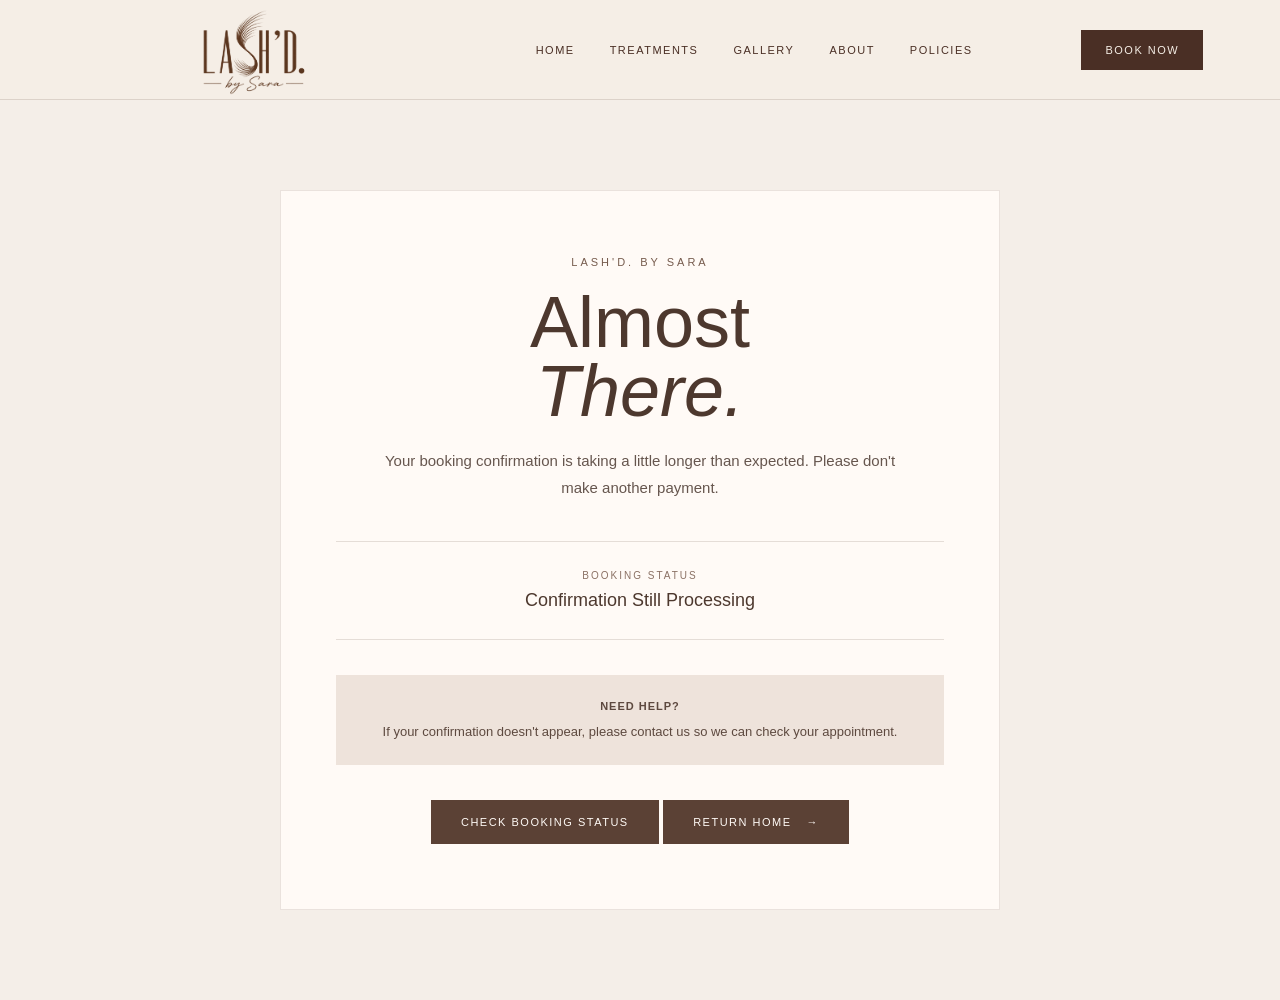
<file: confirmation.html>
<!DOCTYPE html>
<html lang="en">

<head>
    <meta charset="UTF-8">
    <meta name="viewport" content="width=device-width, initial-scale=1.0">

    <title>Booking Request | LASH'D. by Sara</title>

    <link rel="stylesheet" href="style.css">

    <style>
        .confirmation-page {
            min-height: 100vh;
            background: #f4eee8;
            display: flex;
            align-items: center;
            justify-content: center;
            padding: 60px 20px;
        }

        .confirmation-card {
            width: 100%;
            max-width: 720px;
            background: #fffaf6;
            padding: 65px 55px;
            text-align: center;
            border: 1px solid rgba(80, 54, 41, 0.12);
        }

        .confirmation-eyebrow {
            font-size: 11px;
            letter-spacing: 3px;
            text-transform: uppercase;
            margin-bottom: 20px;
            color: #765b4d;
        }

        .confirmation-card h1 {
            margin: 0 0 22px;
            font-size: clamp(42px, 7vw, 72px);
            line-height: 0.95;
            font-weight: 400;
            color: #4d382e;
        }

        .confirmation-card h1 em {
            font-weight: 400;
        }

        .confirmation-intro {
            max-width: 540px;
            margin: 0 auto 40px;
            line-height: 1.8;
            color: #66564e;
            font-size: 15px;
        }

        .confirmation-status {
            margin: 35px 0;
            padding: 28px;
            border-top: 1px solid rgba(80, 54, 41, 0.15);
            border-bottom: 1px solid rgba(80, 54, 41, 0.15);
        }

        .confirmation-status span {
            display: block;
            font-size: 10px;
            letter-spacing: 2px;
            margin-bottom: 9px;
            color: #8b7164;
        }

        .confirmation-status strong {
            font-size: 18px;
            font-weight: 500;
            color: #4d382e;
        }

        .confirmation-steps {
            text-align: left;
            margin: 40px auto;
            max-width: 520px;
        }

        .confirmation-step {
            display: grid;
            grid-template-columns: 45px 1fr;
            gap: 18px;
            padding: 20px 0;
            border-bottom: 1px solid rgba(80, 54, 41, 0.1);
        }

        .confirmation-step-number {
            width: 38px;
            height: 38px;
            border: 1px solid #765b4d;
            border-radius: 50%;
            display: flex;
            align-items: center;
            justify-content: center;
            font-size: 11px;
            color: #765b4d;
        }

        .confirmation-step h3 {
            margin: 0 0 6px;
            font-size: 15px;
            font-weight: 500;
            color: #4d382e;
        }

        .confirmation-step p {
            margin: 0;
            line-height: 1.6;
            font-size: 13px;
            color: #76675f;
        }

        .confirmation-important {
            margin-top: 35px;
            padding: 22px;
            background: #eee3db;
            font-size: 13px;
            line-height: 1.7;
            color: #5d493f;
        }

        .confirmation-important strong {
            display: block;
            margin-bottom: 5px;
            letter-spacing: 1px;
            font-size: 11px;
        }

        .confirmation-home {
            display: inline-flex;
            align-items: center;
            gap: 15px;
            margin-top: 35px;
            padding: 16px 30px;
            background: #5b4135;
            color: #fffaf6;
            text-decoration: none;
            font-size: 11px;
            letter-spacing: 1.5px;
            transition: opacity 0.2s ease;
        }

        .confirmation-home:hover {
            opacity: 0.85;
        }

        @media (max-width: 600px) {
            .confirmation-page {
                padding: 25px 15px;
            }

            .confirmation-card {
                padding: 45px 24px;
            }

            .confirmation-card h1 {
                font-size: 48px;
            }
        }
    </style>
</head>

<body>
<header>

    <a href="index.html" class="logo logo-link">
    <img src="lashd-logo.png" alt="LASH'D. by Sara" class="header-logo">
</a>

    <nav>
        <a href="index.html">HOME</a>
        <a href="treatments.html">TREATMENTS</a>
        <a href="index.html#gallery">GALLERY</a>
        <a href="index.html#about">ABOUT</a>
        <a href="policies.html">POLICIES</a>
    </nav>

    <a href="booking.html" class="nav-book">
        BOOK NOW
    </a>

</header>
    <main class="confirmation-page">

        <section class="confirmation-card">

            <p class="confirmation-eyebrow">
                LASH'D. BY SARA
            </p>

            
<h1 id="confirmationHeading">
    Payment<br>
    <em>Status.</em>
</h1>

<p class="confirmation-intro" id="confirmationIntro">
    We're checking your £10 deposit payment.
    Please don't make another payment while we verify your booking.
</p>

<div class="confirmation-status">
    <span>BOOKING STATUS</span>
    <strong id="bookingStatus">
        Checking payment...
    </strong>
</div>


          
<div class="confirmation-important" id="confirmationImportant">
    <strong>PLEASE NOTE</strong>
    Your appointment is only confirmed once your
    £10 deposit and booking have been verified.
</div>

<button
    id="retryVerification"
    type="button"
    class="confirmation-home"
    style="border:0;cursor:pointer;display:none;"
    onclick="verifyBooking()"
>
    CHECK BOOKING STATUS
</button>

            <a href="index.html" class="confirmation-home">
                RETURN HOME
                <span>→</span>
            </a>

        </section>

    </main>

<script>
const SUPABASE_URL =
    "https://yiijzymvssapoqlaujhj.supabase.co";

const SUPABASE_KEY =
    "sb_publishable_VA7q3ESd20pZp3rIGVLjDg_kG8ll8PO";

const bookingStatus =
    document.getElementById("bookingStatus");

const sessionId =
    new URLSearchParams(window.location.search)
        .get("session_id");

        const confirmationHeading =
    document.getElementById("confirmationHeading");

const confirmationIntro =
    document.getElementById("confirmationIntro");

const confirmationImportant =
    document.getElementById("confirmationImportant");

function showConfirmed() {
    confirmationHeading.innerHTML =
        'Booking<br><em>Confirmed.</em>';

    confirmationIntro.textContent =
        "Your £10 deposit has been received and your appointment is confirmed. Thank you for booking with LASH'D. by Sara!";

    bookingStatus.textContent = "Booking Confirmed";

    confirmationImportant.innerHTML =
        "<strong>WHAT HAPPENS NEXT?</strong>" +
        "Your appointment is secured. Your £10 deposit will be deducted from your treatment total. " +
        "Your exact Manchester M8 appointment address will be sent the day before your appointment.";
}


const retryButton =
    document.getElementById("retryVerification");

let checking = false;

function showWaiting() {
    confirmationHeading.innerHTML =
        'Thank You!<br><em>One Moment.</em>';

    confirmationIntro.textContent =
        "We're checking your £10 deposit and finalising your appointment. This usually takes a few seconds.";

    bookingStatus.textContent = "Finalising Your Booking";

    confirmationImportant.innerHTML =
        "<strong>PLEASE DON'T PAY AGAIN</strong>" +
        "Your payment is being checked. You can safely check your booking status again below.";
}

function showDelayed() {
    confirmationHeading.innerHTML =
        'Almost<br><em>There.</em>';

    confirmationIntro.textContent =
        "Your booking confirmation is taking a little longer than expected. Please don't make another payment.";

    bookingStatus.textContent = "Confirmation Still Processing";

    confirmationImportant.innerHTML =
        "<strong>NEED HELP?</strong>" +
        "If your confirmation doesn't appear, please contact us so we can check your appointment.";

    retryButton.style.display = "inline-flex";
}

async function checkBookingPayment() {
    if (!sessionId) {
        showDelayed();
        return true;
    }

    try {
        const response = await fetch(
            SUPABASE_URL + "/functions/v1/booking-payment-status",
            {
                method: "POST",
                headers: {
                    apikey: SUPABASE_KEY,
                    "Content-Type": "application/json"
                },
                body: JSON.stringify({ sessionId })
            }
        );

        if (!response.ok) {
            throw new Error("Verification unavailable");
        }

        const result = await response.json();

        if (result.status === "confirmed") {
            showConfirmed();
            retryButton.style.display = "none";
            return true;
        }

        if (result.status === "refunded") {
            confirmationHeading.innerHTML =
                'Booking<br><em>Not Confirmed.</em>';
            confirmationIntro.textContent =
                "Unfortunately, your appointment couldn't be secured. Your deposit has been refunded.";
            bookingStatus.textContent = "Refund Issued";
            retryButton.style.display = "none";
            return true;
        }

        if (result.status === "refund_pending") {
            confirmationHeading.innerHTML =
                'Booking<br><em>Not Confirmed.</em>';
            confirmationIntro.textContent =
                "Unfortunately, your appointment couldn't be secured. Your deposit refund is being processed.";
            bookingStatus.textContent = "Refund Processing";
            retryButton.style.display = "none";
            return true;
        }

        if (
            result.status === "not_confirmed" ||
            result.status === "not_found"
        ) {
            showDelayed();
            return true;
        }

        return false;

    } catch (error) {
        console.error(error);
        return false;
    }
}

async function verifyBooking() {
    if (checking) return;

    checking = true;
    retryButton.style.display = "none";
    showWaiting();

    try {
        for (let attempt = 0; attempt < 15; attempt++) {
            const finished = await checkBookingPayment();

            if (finished) return;

            await new Promise(resolve =>
                setTimeout(resolve, 2000)
            );
        }

        showDelayed();
    } finally {
        checking = false;
    }
}

verifyBooking();

</script>

</body>

</html>
</file>
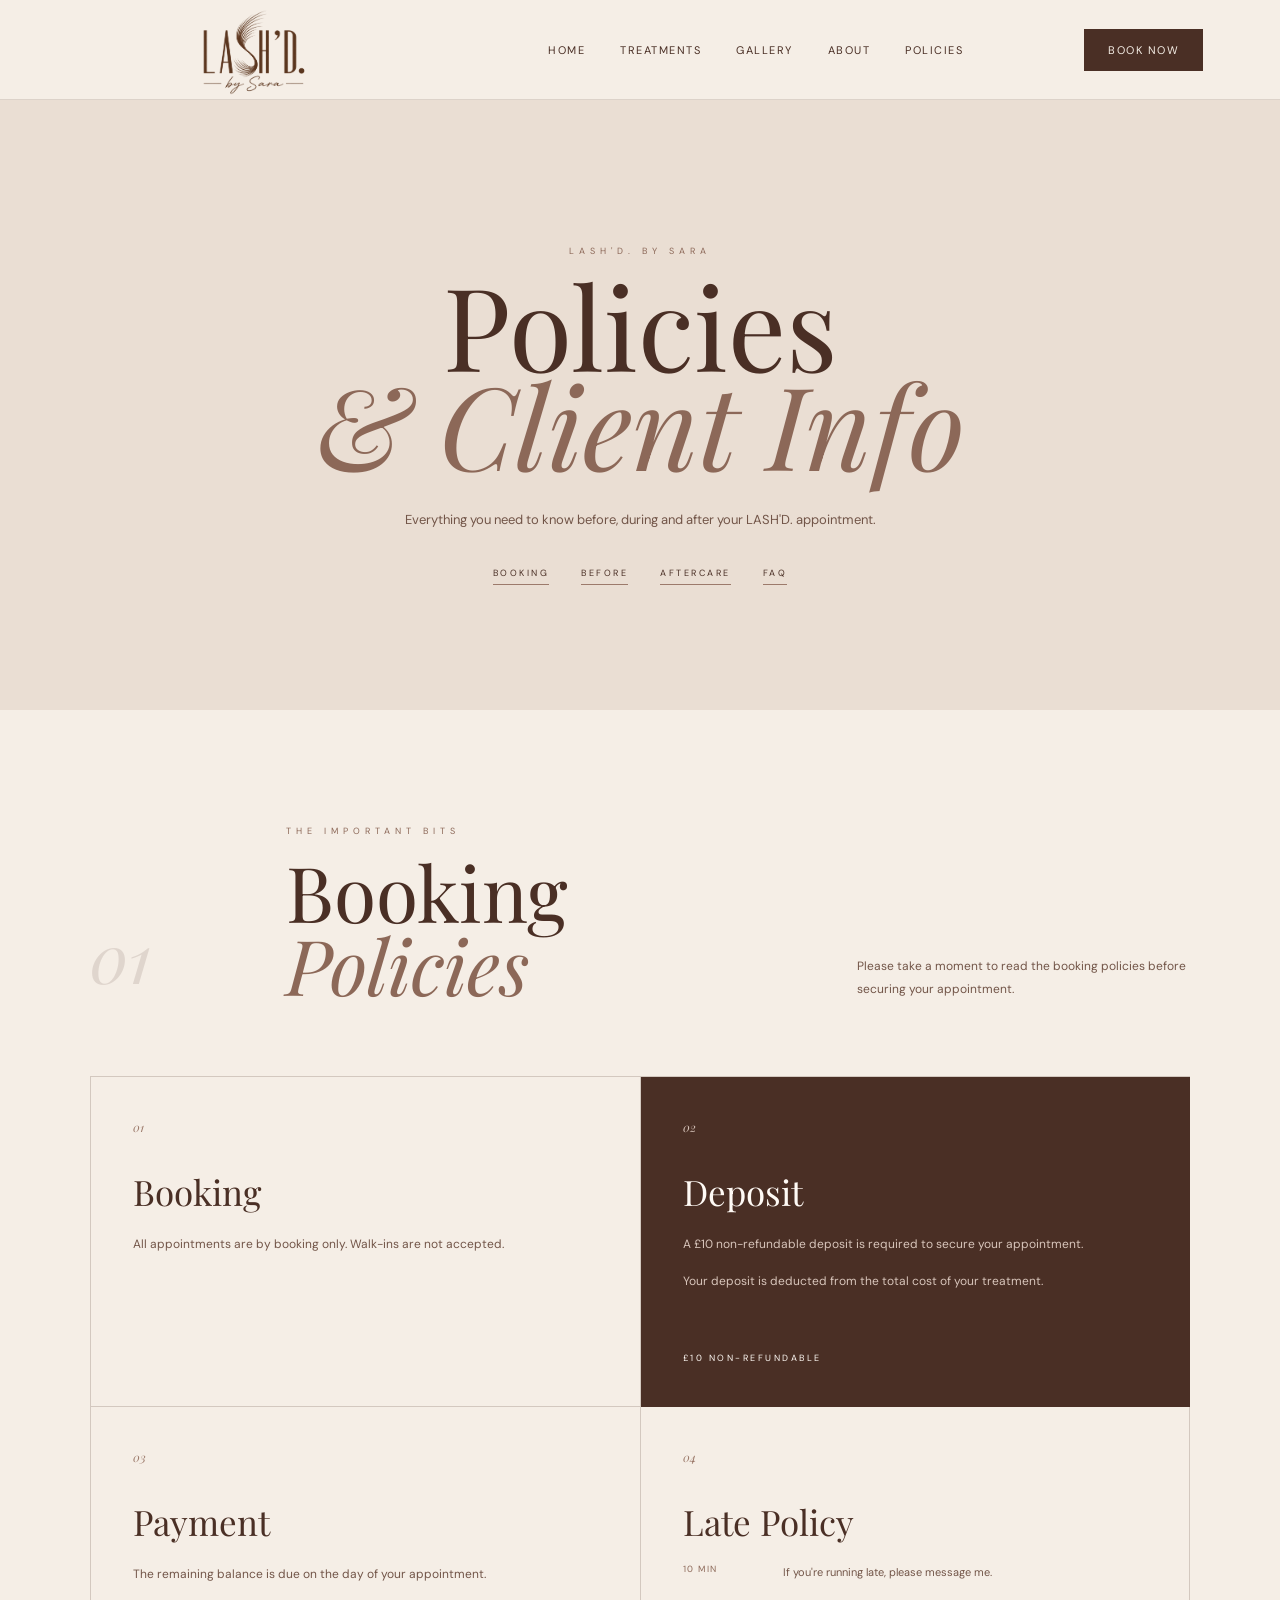
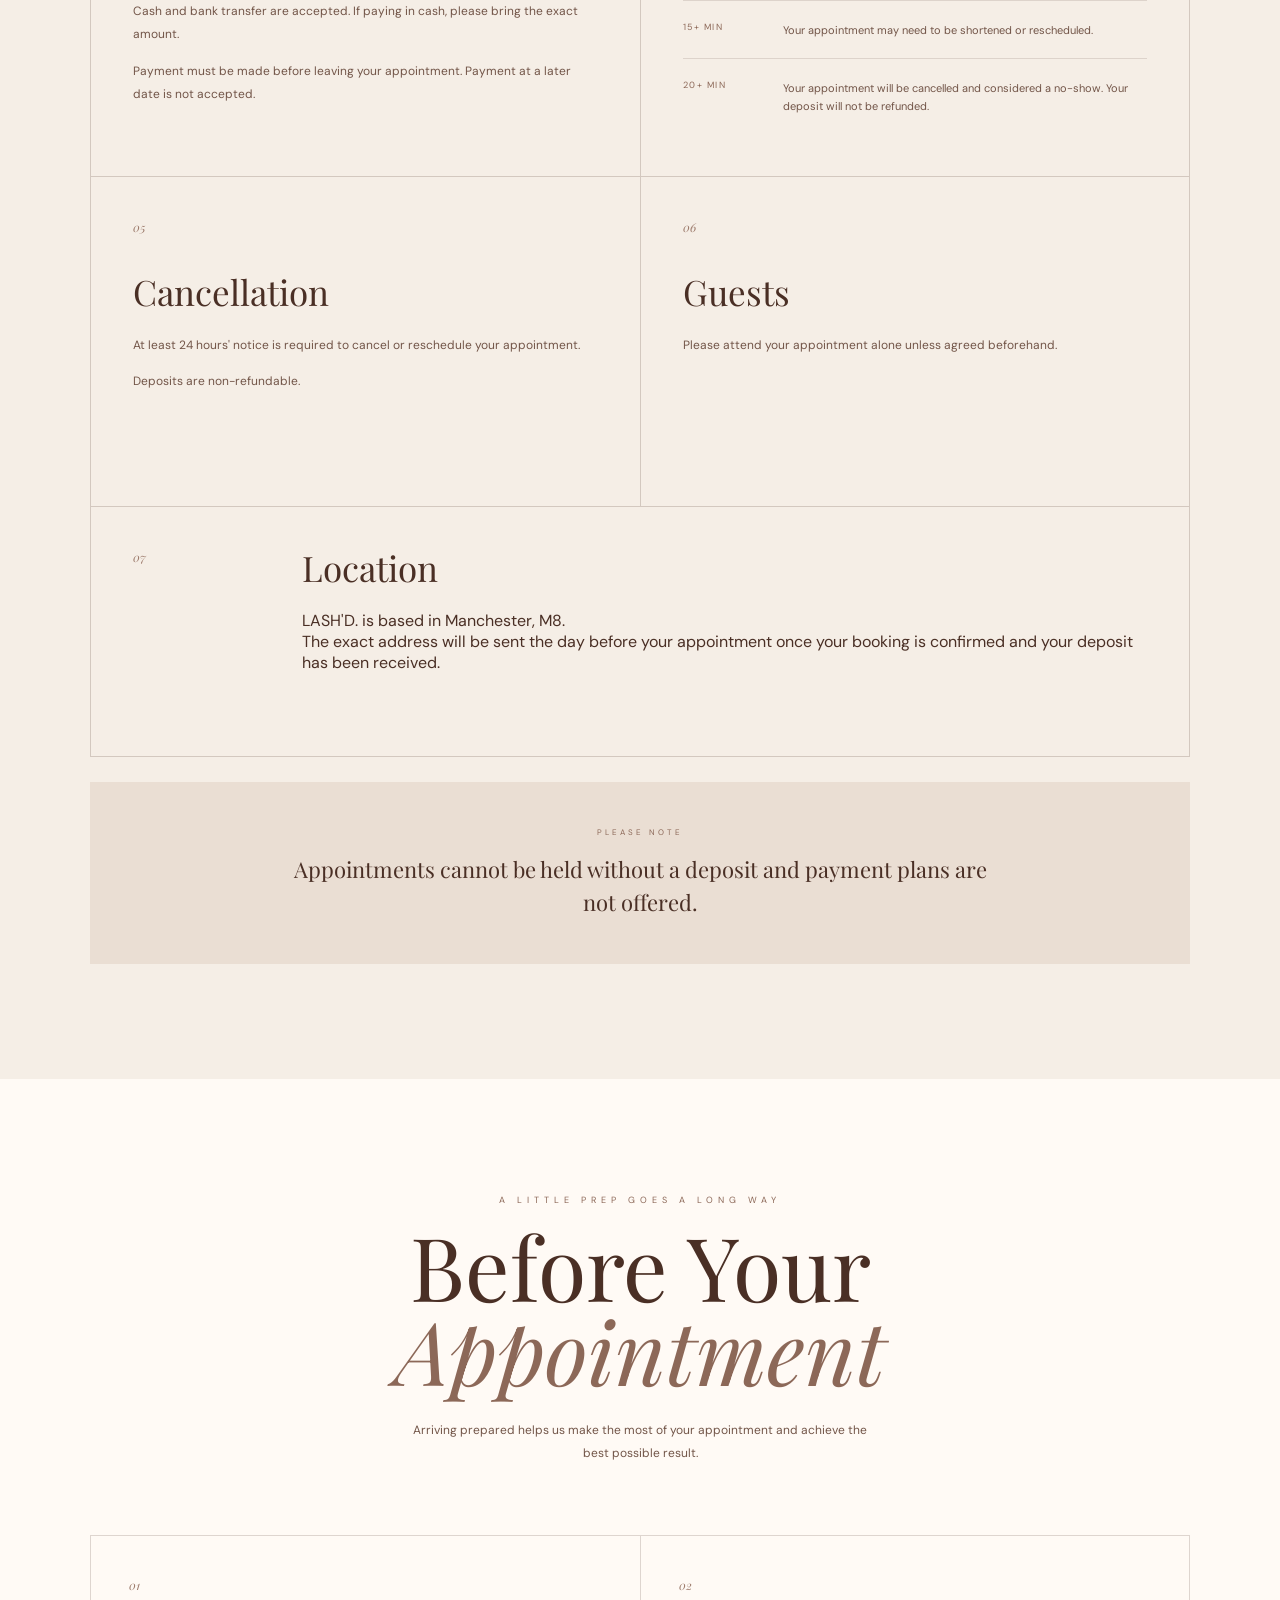
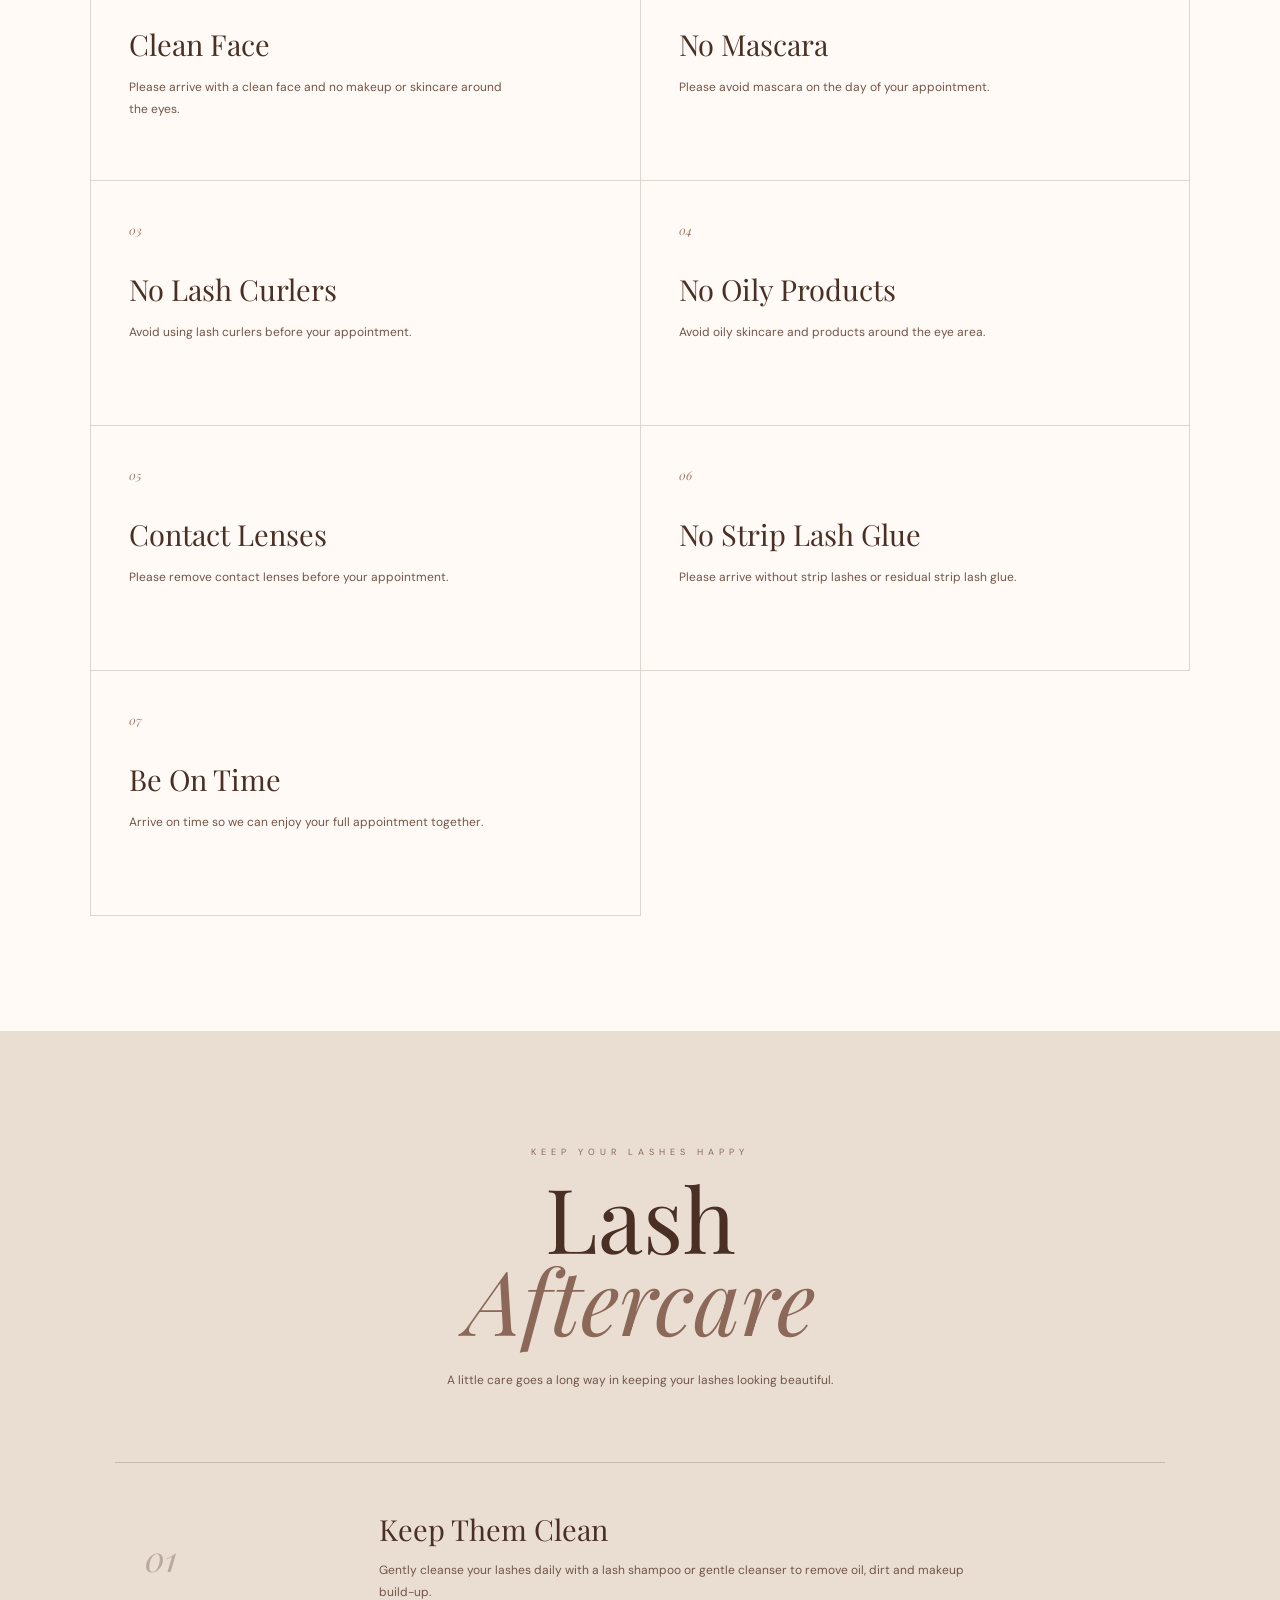
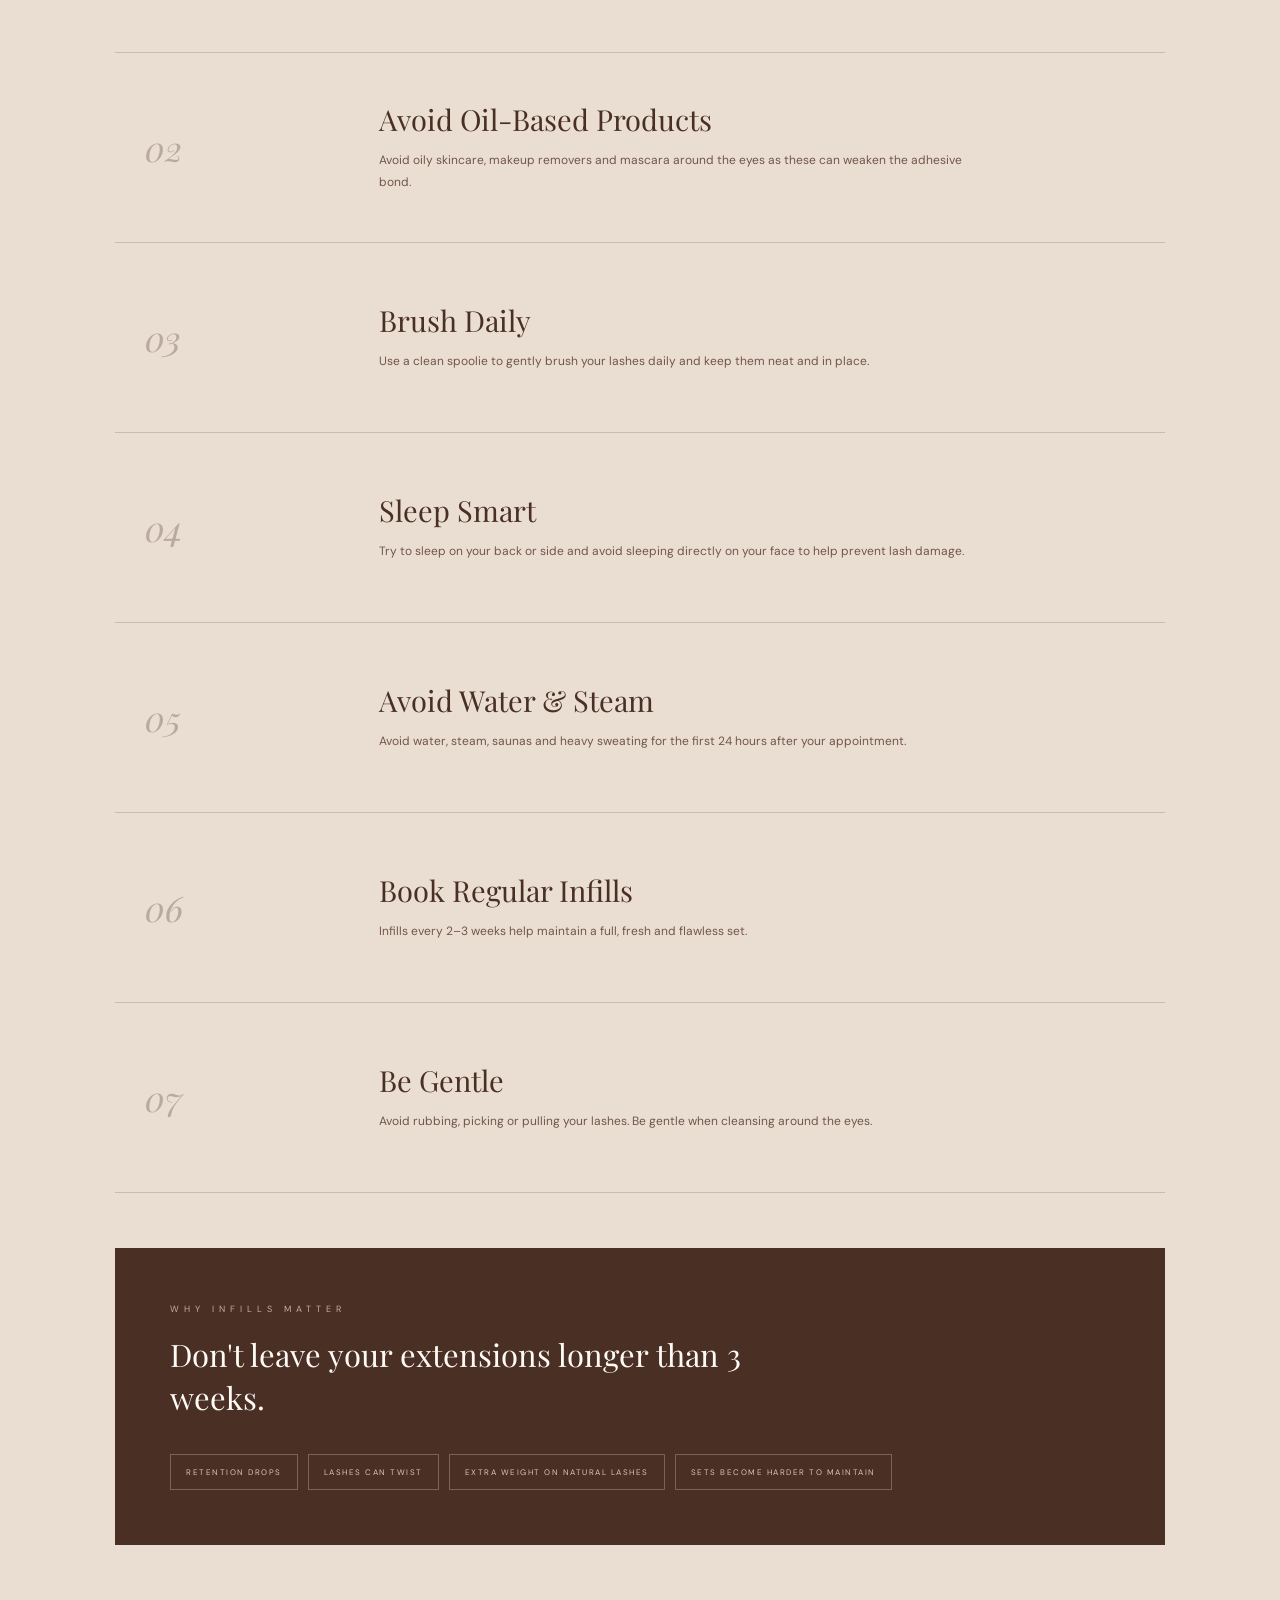
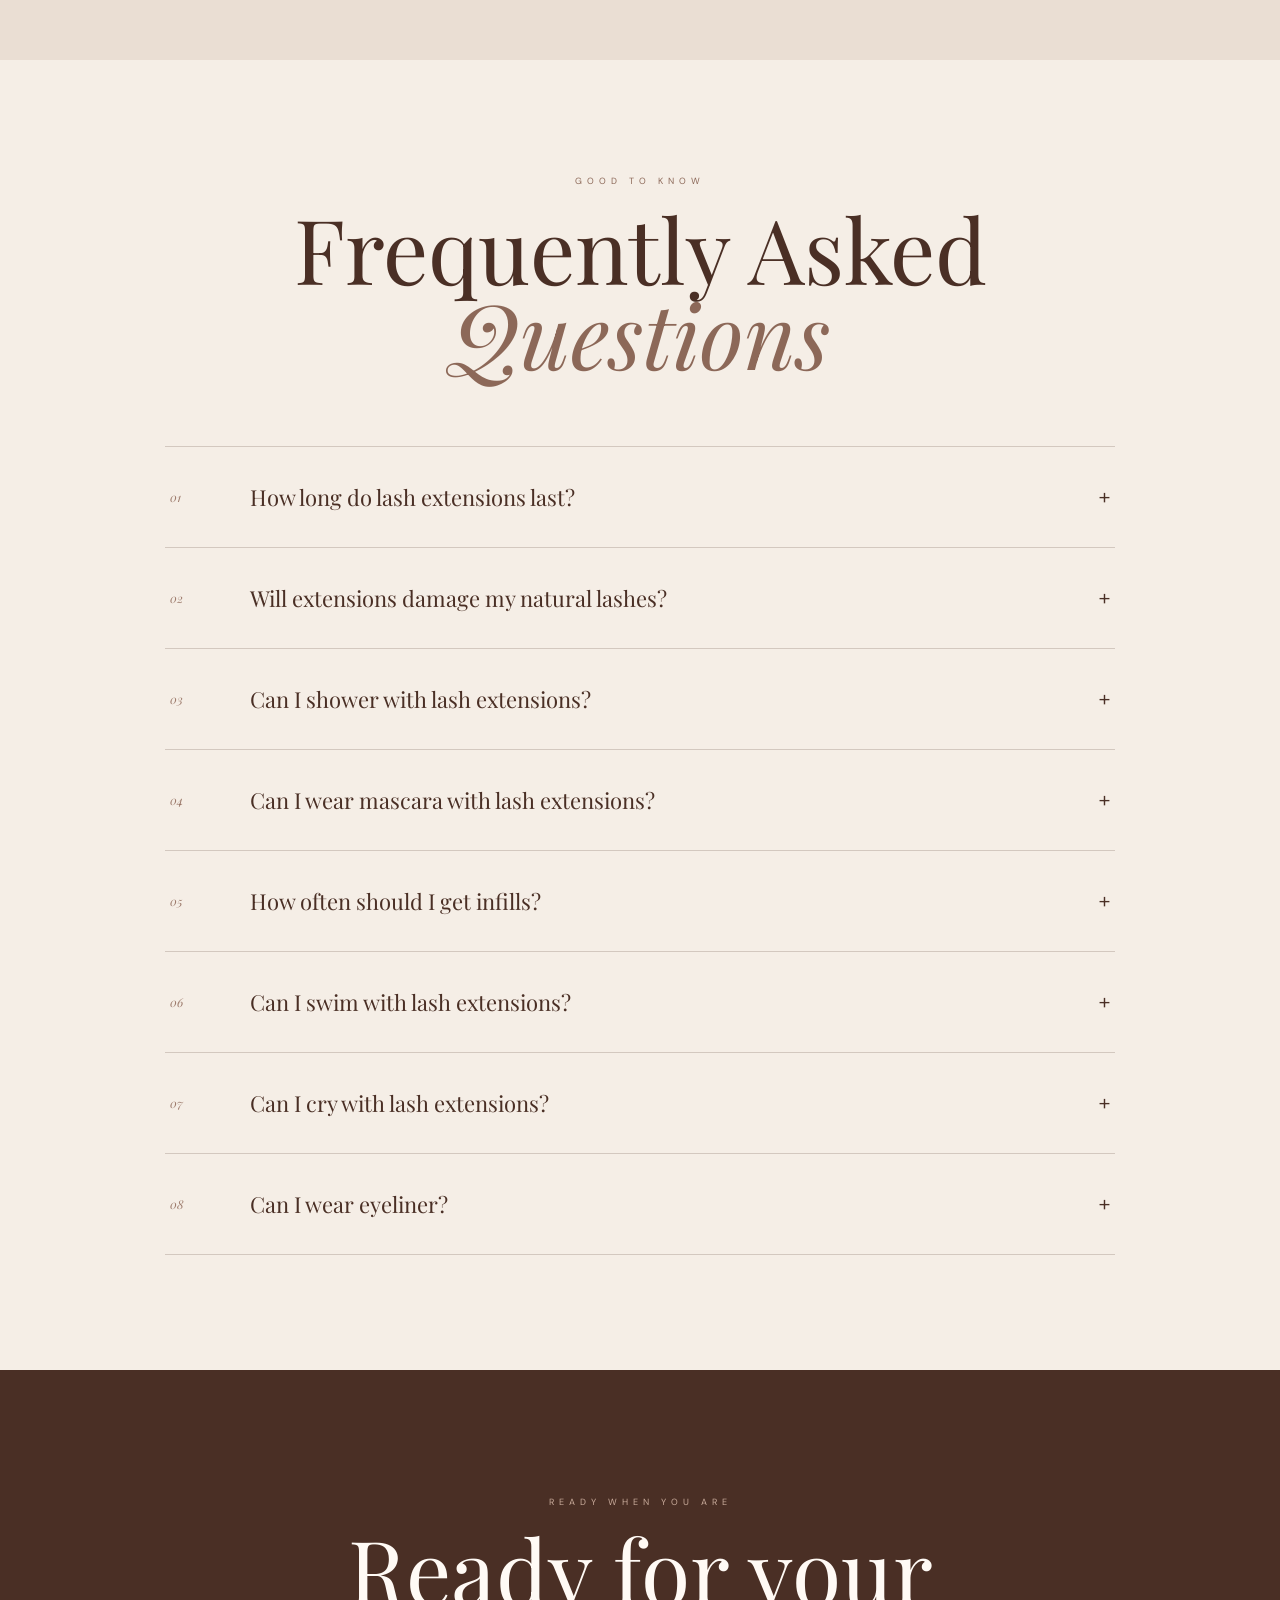
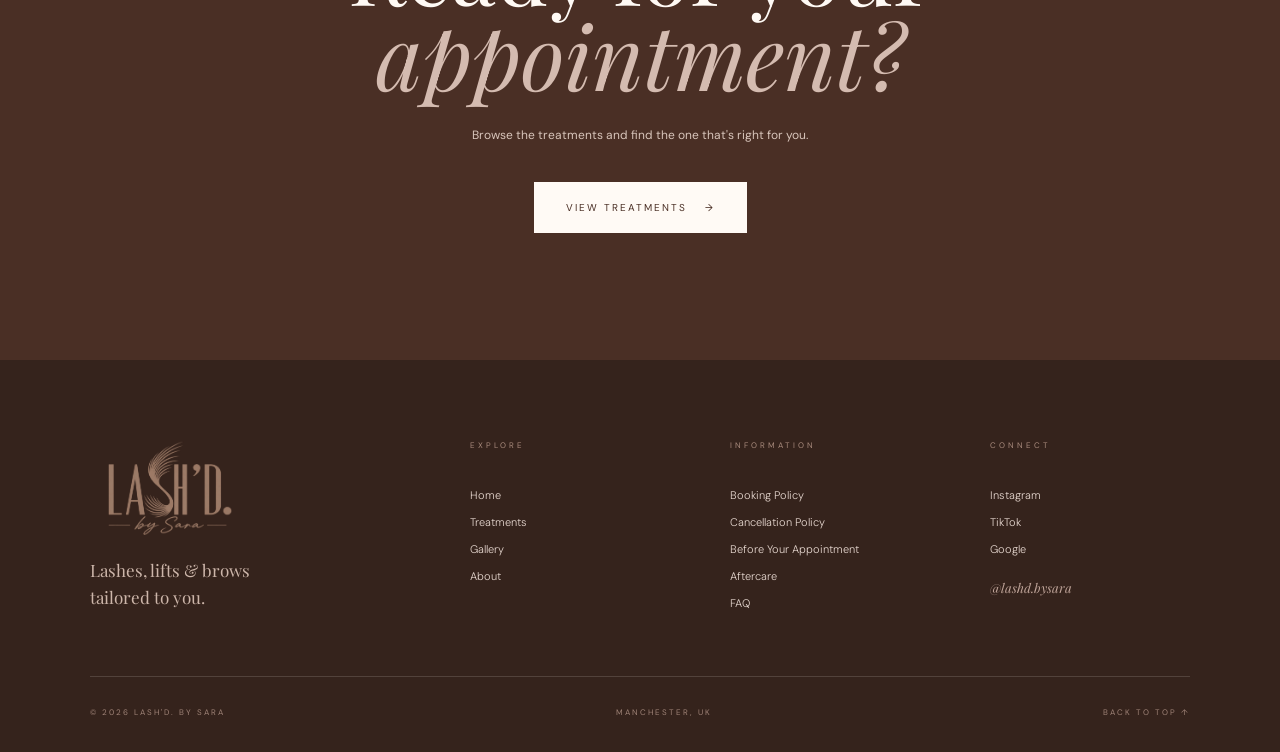
<file: policies.html>
<!DOCTYPE html>
<html lang="en">

<head>
    <meta charset="UTF-8">
    <meta name="viewport" content="width=device-width, initial-scale=1.0">

<title>Policies & Client Information Manchester | LASH'D. by Sara</title>
<meta name="description" content="Read LASH'D. by Sara's Manchester lash and brow appointment policies, including deposits, cancellations, rescheduling, late arrivals, patch testing and client information.">
<link rel="canonical" href="https://lashdbysara.co.uk/policies.html">

    <link rel="preconnect" href="https://fonts.googleapis.com">
    <link rel="preconnect" href="https://fonts.gstatic.com" crossorigin>

    <link
        href="https://fonts.googleapis.com/css2?family=DM+Sans:wght@300;400;500&family=Playfair+Display:ital,wght@0,400;0,500;1,400&display=swap"
        rel="stylesheet">

<link rel="stylesheet" href="style.css?v=2">
</head>

<body>

    <!-- HEADER -->

    <header>

    <a href="index.html" class="logo logo-link">
        <img src="lashd-logo.png" alt="LASH'D. by Sara" class="header-logo">
    </a>

    <nav class="desktop-nav">
        <a href="index.html">HOME</a>
        <a href="treatments.html">TREATMENTS</a>
        <a href="index.html#gallery">GALLERY</a>
        <a href="index.html#about">ABOUT</a>
        <a href="policies.html">POLICIES</a>
    </nav>

    <div class="header-actions">

        <a href="booking.html" class="nav-book">
            BOOK NOW
        </a>

        <button
            type="button"
            class="mobile-menu-button"
            id="mobileMenuButton"
            aria-label="Open navigation menu"
            aria-expanded="false"
            aria-controls="mobileMenu"
        >
            <span></span>
            <span></span>
            <span></span>
        </button>

    </div>

    <div class="mobile-menu" id="mobileMenu">

        <nav class="mobile-nav">
            <a href="index.html">HOME</a>
            <a href="treatments.html">TREATMENTS</a>
            <a href="index.html#gallery">GALLERY</a>
            <a href="index.html#about">ABOUT</a>
            <a href="policies.html">POLICIES & CLIENT INFO</a>
        </nav>

        <div class="mobile-menu-bottom">
            <p>LASH'D. BY SARA</p>
            <span>MANCHESTER · BY APPOINTMENT</span>
        </div>

    </div>

</header>


    <!-- HERO -->

    <section class="policies-hero">

        <p class="eyebrow">LASH'D. BY SARA</p>

        <h1>
            Policies<br>
            <em>& Client Info</em>
        </h1>

        <p class="policies-hero-copy">
            Everything you need to know before, during and
            after your LASH'D. appointment.
        </p>

        <div class="policy-jump-links">
            <a href="#booking-policy">BOOKING</a>
            <a href="#before-appointment">BEFORE</a>
            <a href="#aftercare">AFTERCARE</a>
            <a href="#faq">FAQ</a>
        </div>

    </section>


    <!-- BOOKING POLICIES -->

    <section class="policy-section" id="booking-policy">

        <div class="policy-section-heading">

            <span class="policy-big-number">01</span>

            <div>
                <p class="eyebrow">THE IMPORTANT BITS</p>

                <h2>
                    Booking<br>
                    <em>Policies</em>
                </h2>
            </div>

            <p>
                Please take a moment to read the booking policies
                before securing your appointment.
            </p>

        </div>


        <div class="policy-grid">


            <!-- BOOKING -->

            <article class="policy-card">

                <span class="policy-card-number">01</span>

                <h3>Booking</h3>

                <p>
                    All appointments are by booking only.
                    Walk-ins are not accepted.
                </p>

            </article>


            <!-- DEPOSIT -->

            <article class="policy-card featured-policy">

                <span class="policy-card-number">02</span>

                <h3>Deposit</h3>

                <p>
                    A £10 non-refundable deposit is required
                    to secure your appointment.
                </p>

                <p>
                    Your deposit is deducted from the total
                    cost of your treatment.
                </p>

                <strong>£10 NON-REFUNDABLE</strong>

            </article>


            <!-- PAYMENT -->

            <article class="policy-card">

                <span class="policy-card-number">03</span>

                <h3>Payment</h3>

                <p>
                    The remaining balance is due on the day
                    of your appointment.
                </p>

                <p>
                    Cash and bank transfer are accepted.
                    If paying in cash, please bring the exact amount.
                </p>

                <p>
                    Payment must be made before leaving your appointment.
                    Payment at a later date is not accepted.
                </p>

            </article>


            <!-- LATE POLICY -->

            <article class="policy-card">

                <span class="policy-card-number">04</span>

                <h3>Late Policy</h3>

                <div class="policy-timeline">

                    <div>
                        <span>10 MIN</span>
                        <p>If you're running late, please message me.</p>
                    </div>

                    <div>
                        <span>15+ MIN</span>
                        <p>
                            Your appointment may need to be shortened
                            or rescheduled.
                        </p>
                    </div>

                    <div>
                        <span>20+ MIN</span>
                        <p>
                            Your appointment will be cancelled and
                            considered a no-show. Your deposit will
                            not be refunded.
                        </p>
                    </div>

                </div>

            </article>


            <!-- CANCELLATIONS -->

            <article class="policy-card">

                <span class="policy-card-number">05</span>

                <h3>Cancellation</h3>

                <p>
                    At least 24 hours' notice is required
                    to cancel or reschedule your appointment.
                </p>

                <p>
                    Deposits are non-refundable.
                </p>

            </article>


            <!-- GUESTS -->

            <article class="policy-card">

                <span class="policy-card-number">06</span>

                <h3>Guests</h3>

                <p>
                    Please attend your appointment alone
                    unless agreed beforehand.
                </p>

            </article>


            <!-- LOCATION -->

            <article class="policy-card wide-policy">

                <span class="policy-card-number">07</span>

                <div>

                    <h3>Location</h3>

                    <p>
                        LASH'D. is based in Manchester, M8.
                    </p>

                    <p>
                        The exact address will be sent the day
                        before your appointment once your booking
                        is confirmed and your deposit has been received.
                    </p>

                </div>

            </article>

        </div>


        <div class="policy-note">

            <p>PLEASE NOTE</p>

            <h3>
                Appointments cannot be held without a deposit
                and payment plans are not offered.
            </h3>

        </div>

    </section>


    <!-- BEFORE APPOINTMENT -->

    <section class="before-section" id="before-appointment">

        <div class="before-heading">

            <p class="eyebrow">A LITTLE PREP GOES A LONG WAY</p>

            <h2>
                Before Your<br>
                <em>Appointment</em>
            </h2>

            <p>
                Arriving prepared helps us make the most of your
                appointment and achieve the best possible result.
            </p>

        </div>


        <div class="before-grid">


            <article class="before-item">

                <span>01</span>

                <h3>Clean Face</h3>

                <p>
                    Please arrive with a clean face and no
                    makeup or skincare around the eyes.
                </p>

            </article>


            <article class="before-item">

                <span>02</span>

                <h3>No Mascara</h3>

                <p>
                    Please avoid mascara on the day
                    of your appointment.
                </p>

            </article>


            <article class="before-item">

                <span>03</span>

                <h3>No Lash Curlers</h3>

                <p>
                    Avoid using lash curlers before
                    your appointment.
                </p>

            </article>


            <article class="before-item">

                <span>04</span>

                <h3>No Oily Products</h3>

                <p>
                    Avoid oily skincare and products
                    around the eye area.
                </p>

            </article>


            <article class="before-item">

                <span>05</span>

                <h3>Contact Lenses</h3>

                <p>
                    Please remove contact lenses before
                    your appointment.
                </p>

            </article>


            <article class="before-item">

                <span>06</span>

                <h3>No Strip Lash Glue</h3>

                <p>
                    Please arrive without strip lashes
                    or residual strip lash glue.
                </p>

            </article>


            <article class="before-item">

                <span>07</span>

                <h3>Be On Time</h3>

                <p>
                    Arrive on time so we can enjoy your
                    full appointment together.
                </p>

            </article>

        </div>

    </section>


    <!-- LASH AFTERCARE -->

    <section class="aftercare-section" id="aftercare">

        <div class="aftercare-heading">

            <p class="eyebrow">KEEP YOUR LASHES HAPPY</p>

            <h2>
                Lash<br>
                <em>Aftercare</em>
            </h2>

            <p>
                A little care goes a long way in keeping
                your lashes looking beautiful.
            </p>

        </div>


        <div class="aftercare-list">


            <article class="aftercare-row">

                <span>01</span>

                <div>
                    <h3>Keep Them Clean</h3>

                    <p>
                        Gently cleanse your lashes daily with a
                        lash shampoo or gentle cleanser to remove
                        oil, dirt and makeup build-up.
                    </p>
                </div>

            </article>


            <article class="aftercare-row">

                <span>02</span>

                <div>
                    <h3>Avoid Oil-Based Products</h3>

                    <p>
                        Avoid oily skincare, makeup removers
                        and mascara around the eyes as these
                        can weaken the adhesive bond.
                    </p>
                </div>

            </article>


            <article class="aftercare-row">

                <span>03</span>

                <div>
                    <h3>Brush Daily</h3>

                    <p>
                        Use a clean spoolie to gently brush your
                        lashes daily and keep them neat and in place.
                    </p>
                </div>

            </article>


            <article class="aftercare-row">

                <span>04</span>

                <div>
                    <h3>Sleep Smart</h3>

                    <p>
                        Try to sleep on your back or side and
                        avoid sleeping directly on your face
                        to help prevent lash damage.
                    </p>
                </div>

            </article>


            <article class="aftercare-row">

                <span>05</span>

                <div>
                    <h3>Avoid Water & Steam</h3>

                    <p>
                        Avoid water, steam, saunas and heavy
                        sweating for the first 24 hours after
                        your appointment.
                    </p>
                </div>

            </article>


            <article class="aftercare-row">

                <span>06</span>

                <div>
                    <h3>Book Regular Infills</h3>

                    <p>
                        Infills every 2–3 weeks help maintain
                        a full, fresh and flawless set.
                    </p>
                </div>

            </article>


            <article class="aftercare-row">

                <span>07</span>

                <div>
                    <h3>Be Gentle</h3>

                    <p>
                        Avoid rubbing, picking or pulling your lashes.
                        Be gentle when cleansing around the eyes.
                    </p>
                </div>

            </article>

        </div>


        <div class="infill-callout">

            <p class="eyebrow">WHY INFILLS MATTER</p>

            <h3>Don't leave your extensions longer than 3 weeks.</h3>

            <div class="infill-reasons">
                <span>RETENTION DROPS</span>
                <span>LASHES CAN TWIST</span>
                <span>EXTRA WEIGHT ON NATURAL LASHES</span>
                <span>SETS BECOME HARDER TO MAINTAIN</span>
            </div>

        </div>

    </section>


    <!-- FAQ -->

    <section class="faq-section" id="faq">

        <div class="faq-heading">

            <p class="eyebrow">GOOD TO KNOW</p>

            <h2>
                Frequently Asked<br>
                <em>Questions</em>
            </h2>

        </div>


        <div class="faq-list">


            <details class="faq-item">

                <summary>
                    <span>01</span>
                    How long do lash extensions last?
                    <b>+</b>
                </summary>

                <p>
                    With proper care, lash extensions last around
                    2–3 weeks. Regular infills will keep them
                    looking full and fresh.
                </p>

            </details>


            <details class="faq-item">

                <summary>
                    <span>02</span>
                    Will extensions damage my natural lashes?
                    <b>+</b>
                </summary>

                <p>
                    No — when applied correctly and cared for properly,
                    extensions should not damage your natural lashes.
                </p>

            </details>


            <details class="faq-item">

                <summary>
                    <span>03</span>
                    Can I shower with lash extensions?
                    <b>+</b>
                </summary>

                <p>
                    Yes. Please avoid water, steam and heavy sweating
                    for the first 24 hours following your appointment.
                </p>

            </details>


            <details class="faq-item">

                <summary>
                    <span>04</span>
                    Can I wear mascara with lash extensions?
                    <b>+</b>
                </summary>

                <p>
                    Mascara is not recommended as it can weaken
                    the adhesive bond and cause product build-up.
                </p>

            </details>


            <details class="faq-item">

                <summary>
                    <span>05</span>
                    How often should I get infills?
                    <b>+</b>
                </summary>

                <p>
                    Every 2–3 weeks is ideal to maintain a
                    full and fresh set.
                </p>

            </details>


            <details class="faq-item">

                <summary>
                    <span>06</span>
                    Can I swim with lash extensions?
                    <b>+</b>
                </summary>

                <p>
                    Yes, but please wait 24 hours after your
                    appointment before swimming.
                </p>

            </details>


            <details class="faq-item">

                <summary>
                    <span>07</span>
                    Can I cry with lash extensions?
                    <b>+</b>
                </summary>

                <p>
                    Yes. Lash extensions are waterproof once
                    the initial 24-hour aftercare period has passed.
                </p>

            </details>


            <details class="faq-item">

                <summary>
                    <span>08</span>
                    Can I wear eyeliner?
                    <b>+</b>
                </summary>

                <p>
                    Yes. Avoid the waterline and oil-based products
                    around your lash extensions.
                </p>

            </details>

        </div>

    </section>


    <!-- FINAL CTA -->

    <section class="policy-booking-cta">

        <p class="eyebrow">READY WHEN YOU ARE</p>

        <h2>
            Ready for your<br>
            <em>appointment?</em>
        </h2>

        <p>
            Browse the treatments and find the one that's right for you.
        </p>

        <a href="treatments.html" class="light-button">
            VIEW TREATMENTS <span>→</span>
        </a>

    </section>


    <!-- FOOTER -->

    <footer id="footer">

        <div class="footer-top">

            <div class="footer-brand">

    <img src="lashd-logo-light.png" alt="LASH'D. by Sara" class="footer-logo">

    <p>
        Lashes, lifts & brows<br>
        tailored to you.
    </p>

</div>


            <div class="footer-column">

                <p class="footer-title">EXPLORE</p>

                <a href="index.html">Home</a>
                <a href="treatments.html">Treatments</a>
                <a href="index.html#gallery">Gallery</a>
                <a href="index.html#about">About</a>

            </div>


            <div class="footer-column">

                <p class="footer-title">INFORMATION</p>

                <a href="#booking-policy">Booking Policy</a>
                <a href="#booking-policy">Cancellation Policy</a>
                <a href="#before-appointment">Before Your Appointment</a>
                <a href="#aftercare">Aftercare</a>
                <a href="#faq">FAQ</a>

            </div>


            <div class="footer-column">

                <p class="footer-title">CONNECT</p>

                <a href="#">Instagram</a>
                <a href="#">TikTok</a>
                <a href="#">Google</a>

                <p class="footer-handle">@lashd.bysara</p>

            </div>

        </div>


        <div class="footer-line"></div>


        <div class="footer-bottom">

            <p>© 2026 LASH'D. BY SARA</p>

            <p>MANCHESTER, UK</p>

            <a href="#">BACK TO TOP ↑</a>

        </div>

   </footer>

<script>
    const mobileMenuButton = document.getElementById("mobileMenuButton");
    const mobileMenu = document.getElementById("mobileMenu");

    if (mobileMenuButton && mobileMenu) {

        mobileMenuButton.addEventListener("click", () => {

            const isOpen = mobileMenu.classList.toggle("is-open");

            mobileMenuButton.classList.toggle("is-open", isOpen);
            mobileMenuButton.setAttribute("aria-expanded", isOpen);

            document.body.classList.toggle("menu-open", isOpen);
        });

        mobileMenu.querySelectorAll("a").forEach(link => {

            link.addEventListener("click", () => {

                mobileMenu.classList.remove("is-open");
                mobileMenuButton.classList.remove("is-open");

                mobileMenuButton.setAttribute(
                    "aria-expanded",
                    "false"
                );

                document.body.classList.remove("menu-open");
            });

        });
    }
</script>

</body>
</html>
</file>
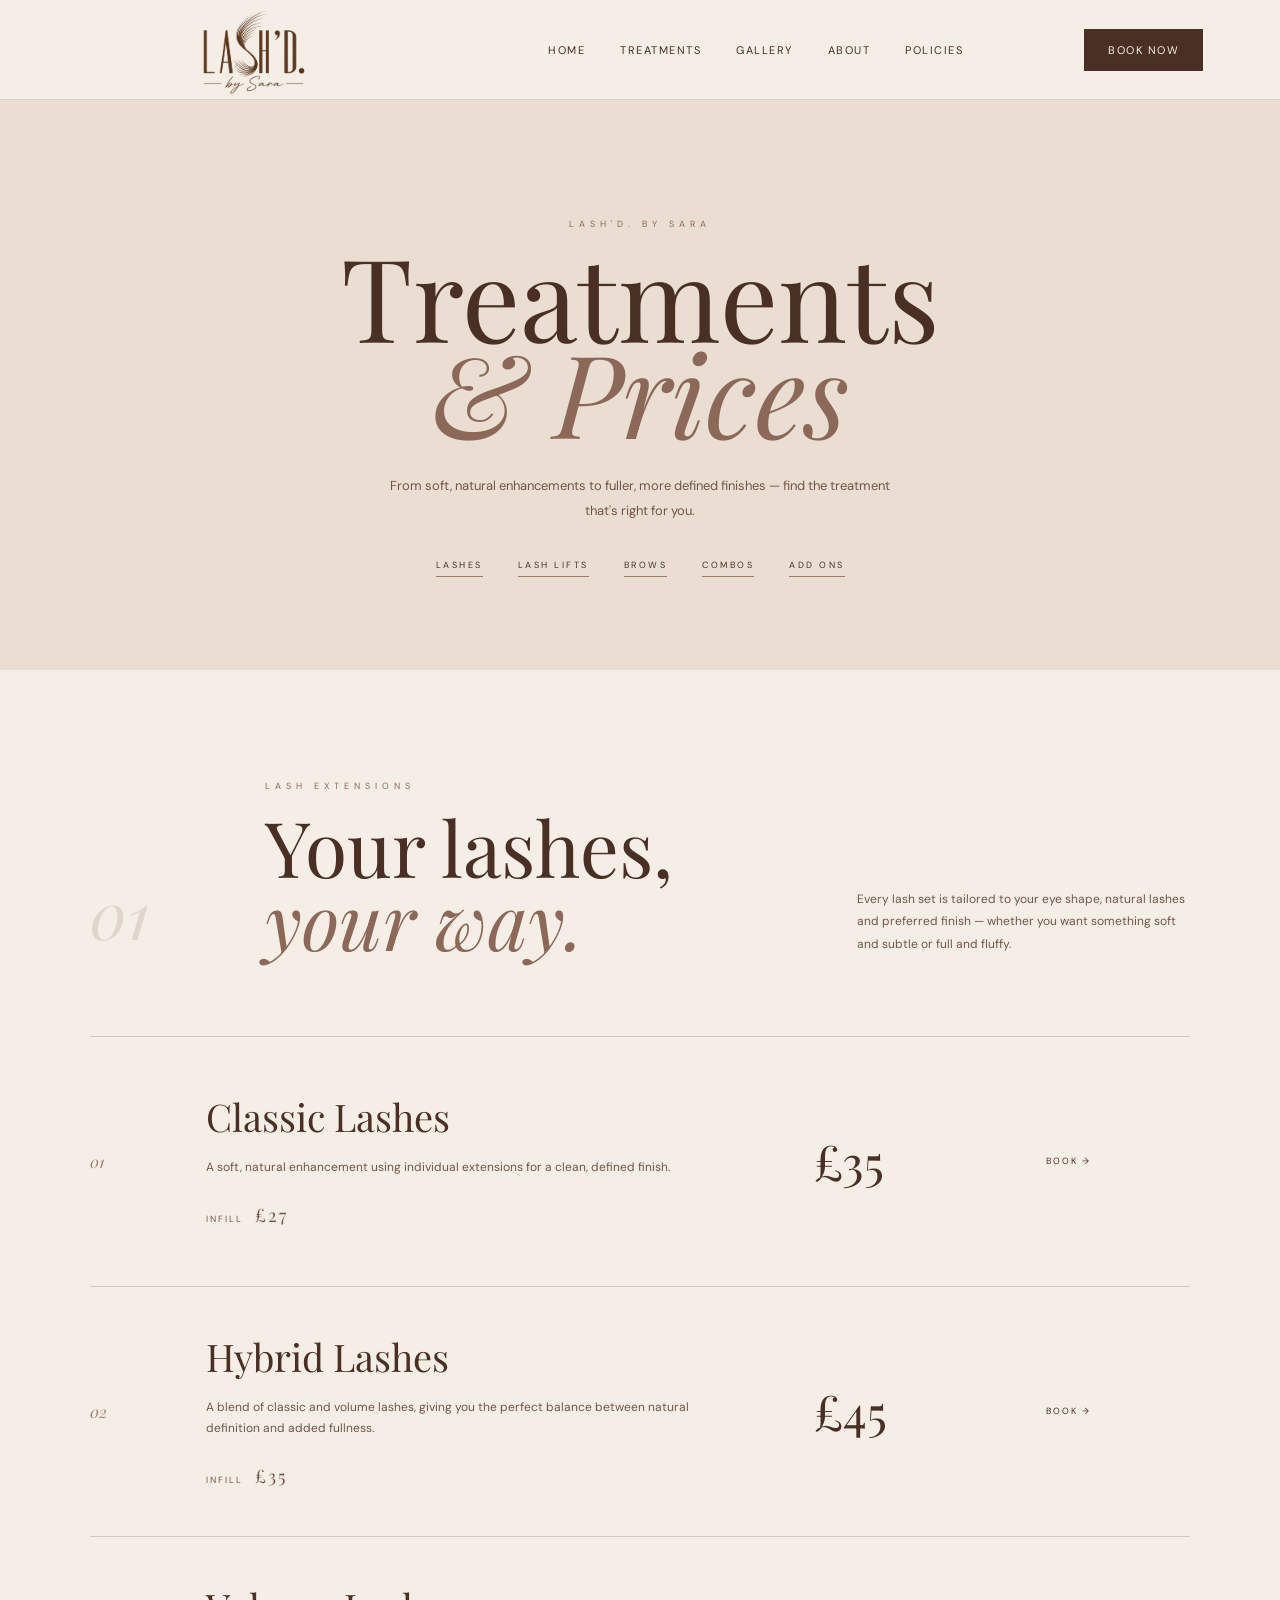
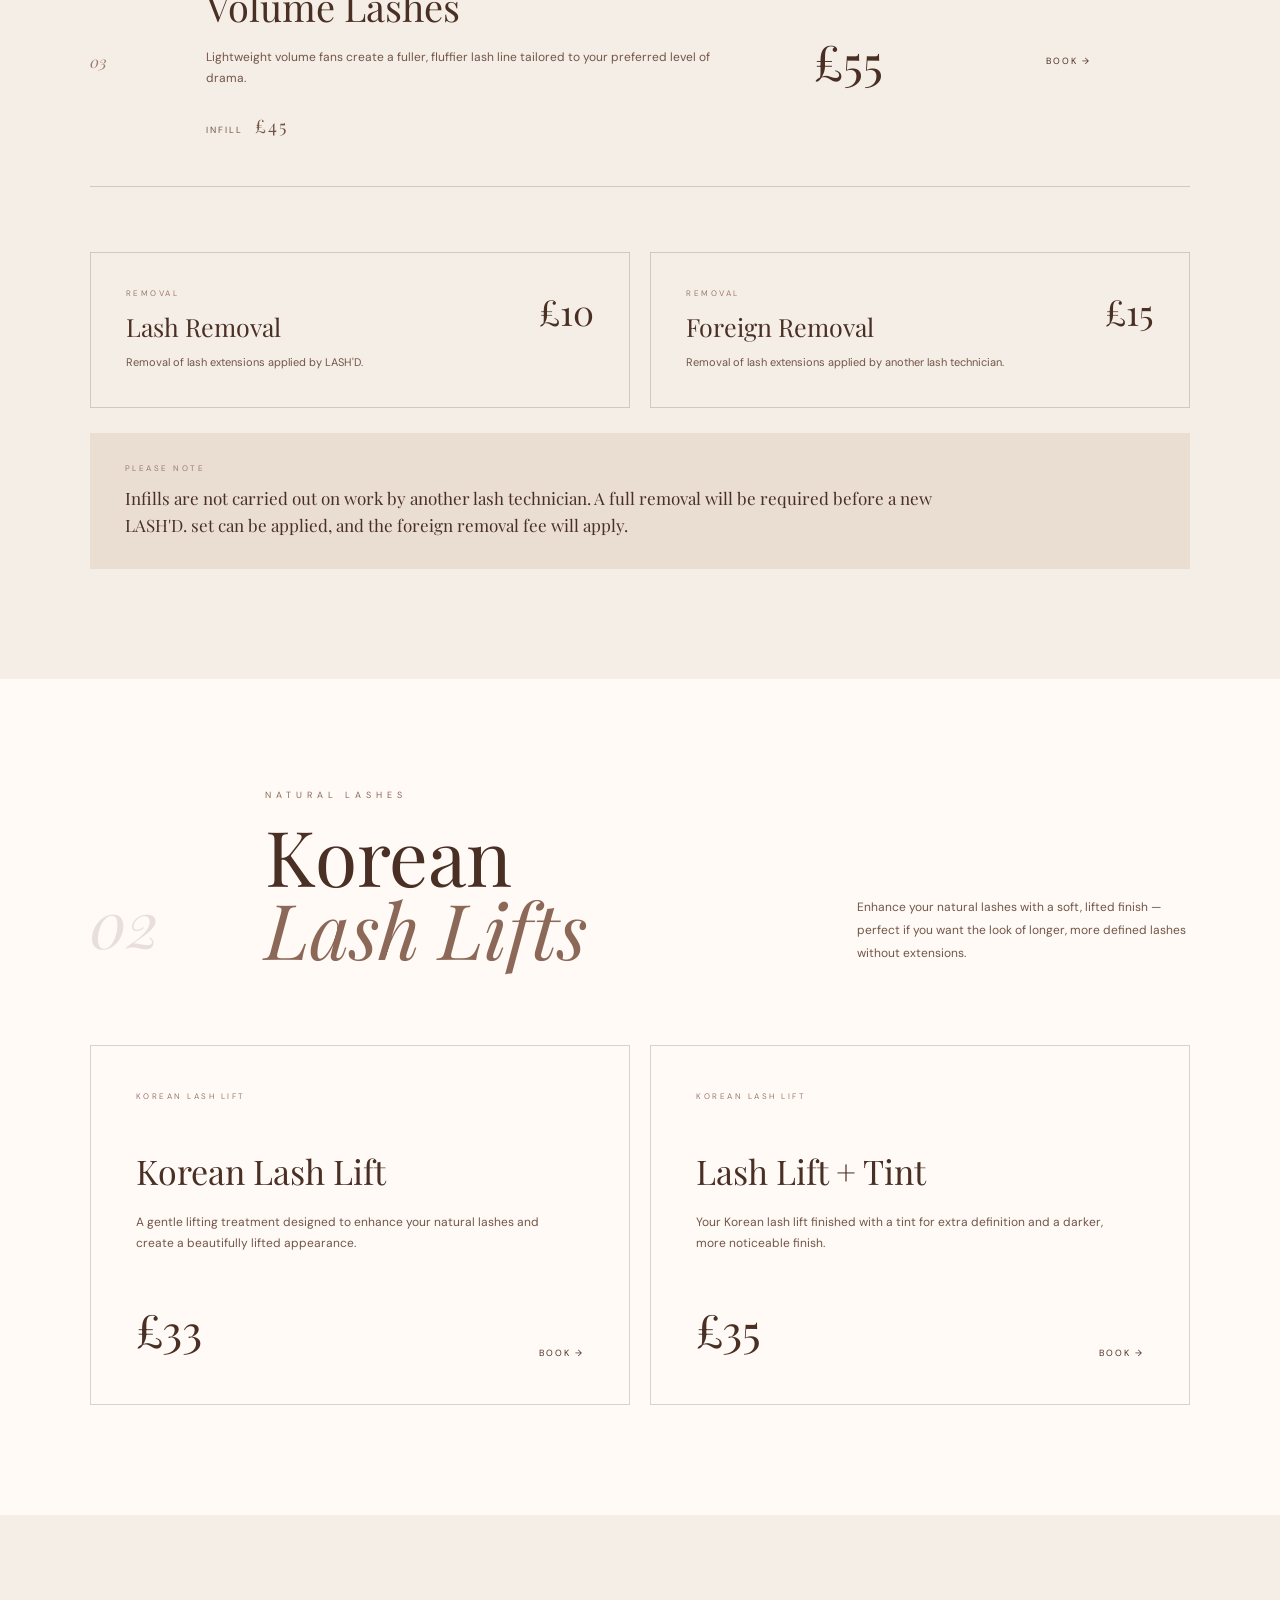
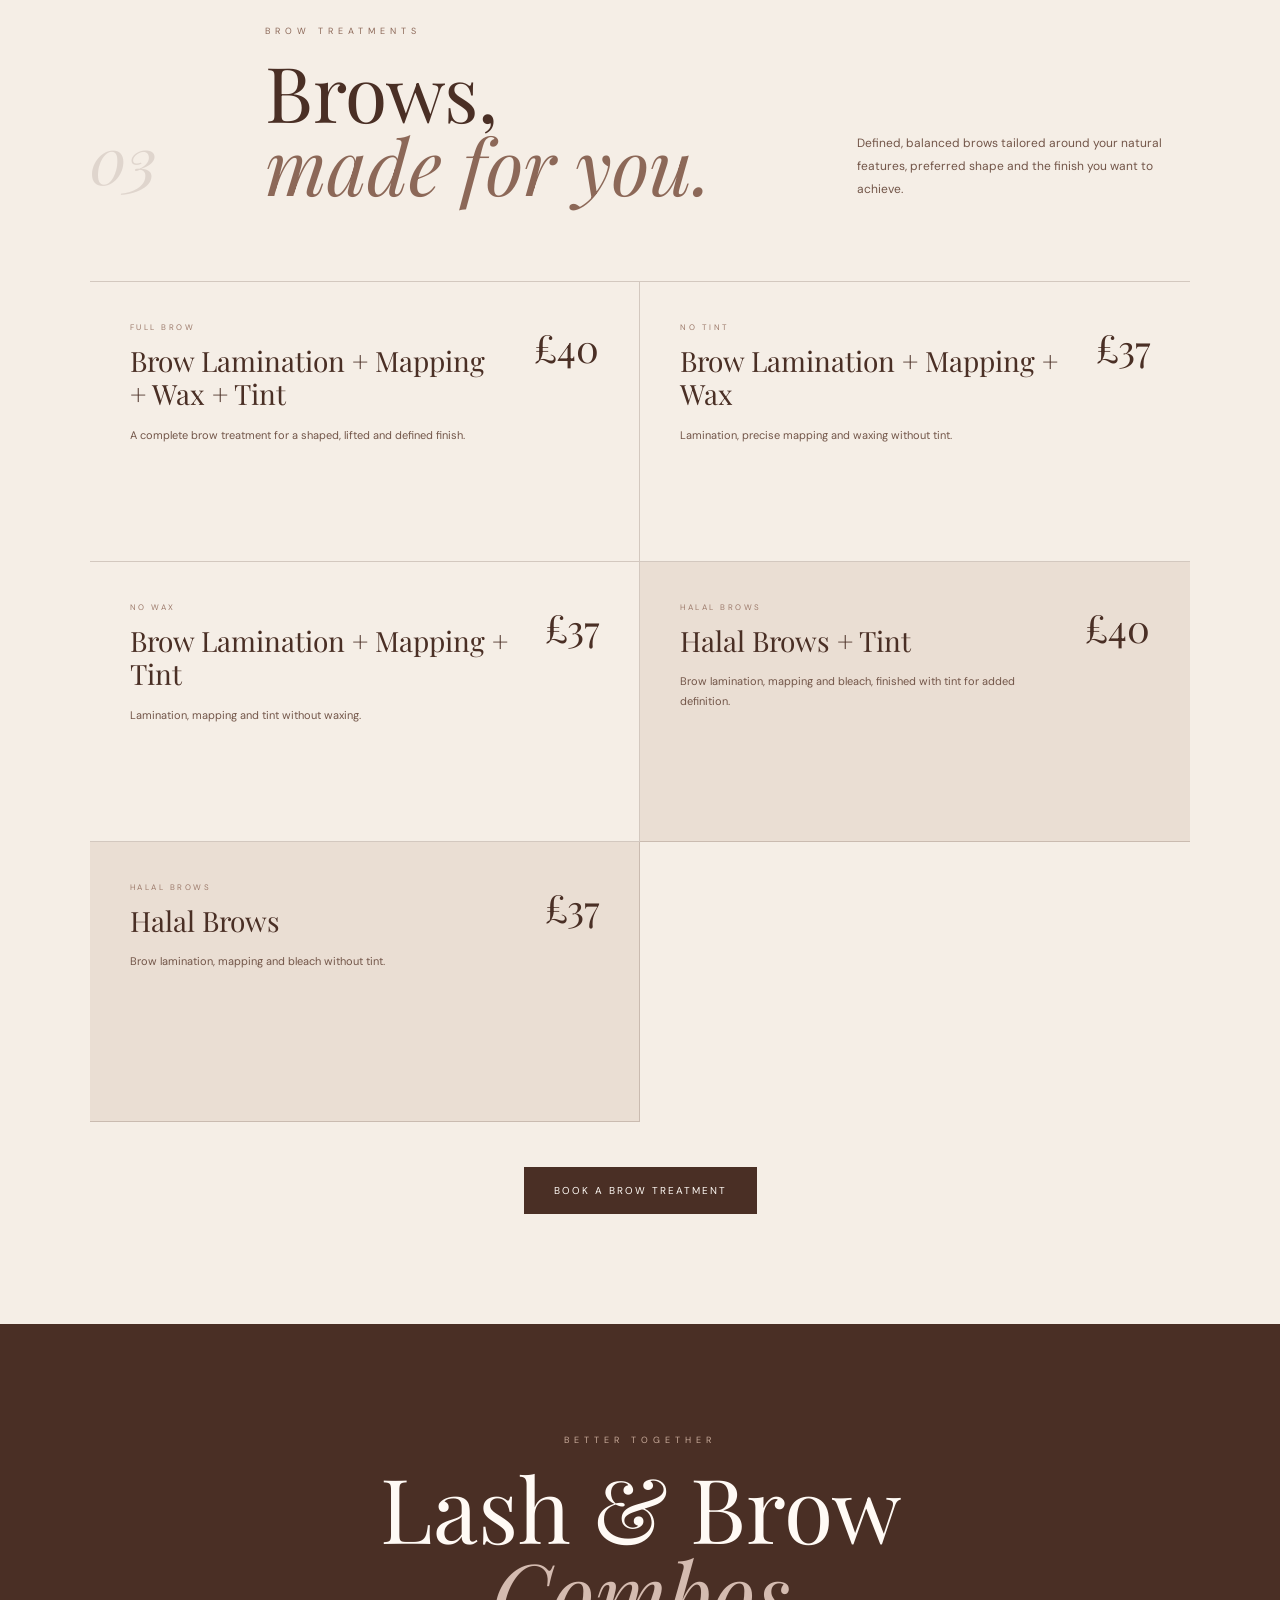
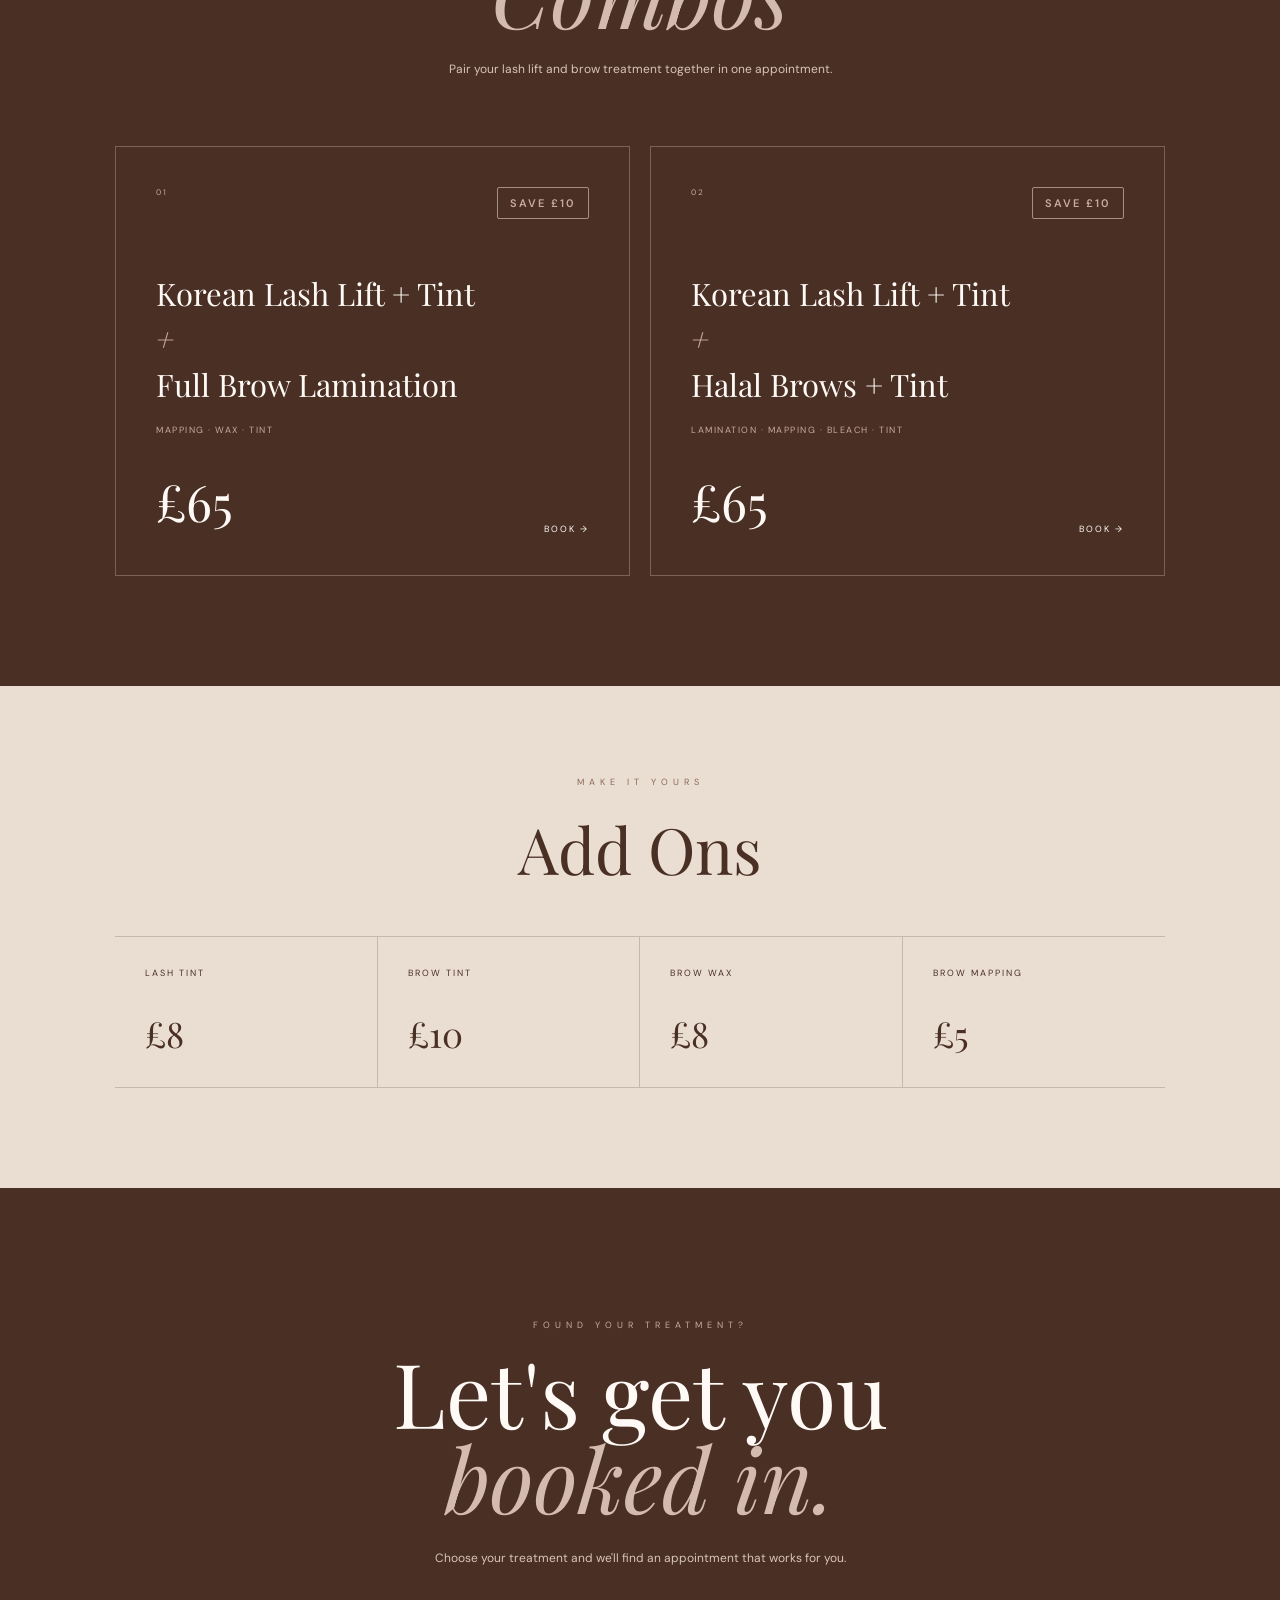
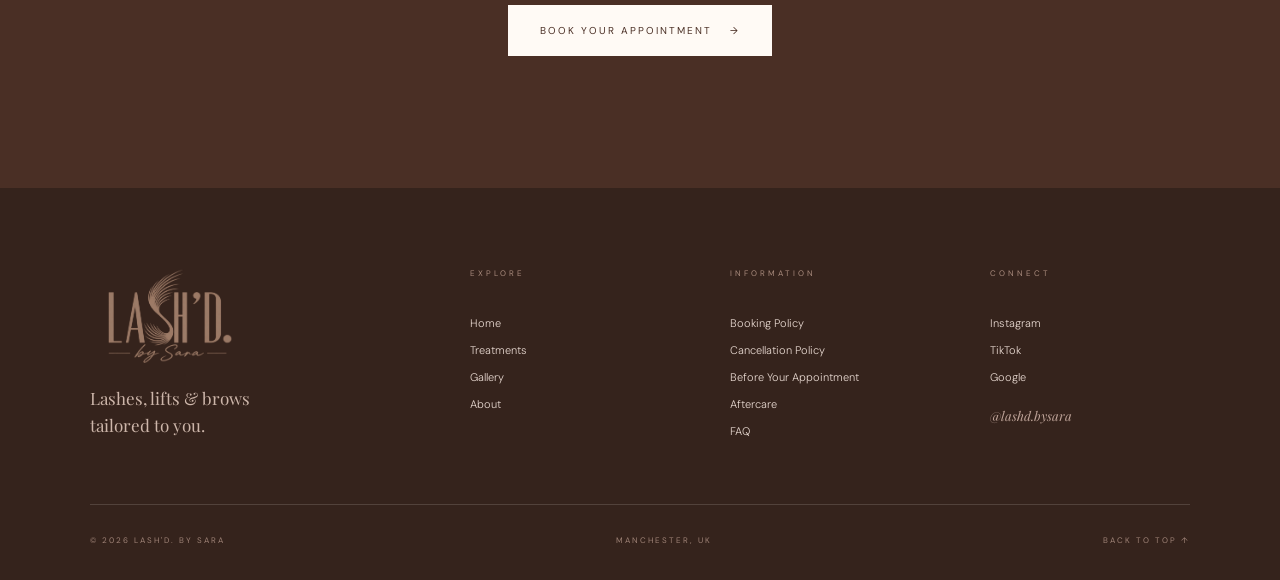
<file: treatments.html>
<!DOCTYPE html>
<html lang="en">

<head>
    <meta charset="UTF-8">
    <meta name="viewport" content="width=device-width, initial-scale=1.0">

<title>Lash Extensions, Lash Lifts & Brows Manchester | LASH'D. by Sara</title>

<meta name="description" content="Explore LASH'D. by Sara treatments and prices in Manchester, including classic, hybrid and volume lash extensions, Korean lash lifts, brow lamination and lash and brow combos.">
<link rel="canonical" href="https://lashdbysara.co.uk/treatments.html">

    <link rel="preconnect" href="https://fonts.googleapis.com">
    <link rel="preconnect" href="https://fonts.gstatic.com" crossorigin>

    <link
        href="https://fonts.googleapis.com/css2?family=DM+Sans:wght@300;400;500&family=Playfair+Display:ital,wght@0,400;0,500;1,400&display=swap"
        rel="stylesheet">

   <link rel="stylesheet" href="style.css?v=2">
</head>

<body>

    <!-- HEADER -->

    <header>

    <a href="index.html" class="logo logo-link">
        <img src="lashd-logo.png" alt="LASH'D. by Sara" class="header-logo">
    </a>

    <nav class="desktop-nav">
        <a href="index.html">HOME</a>
        <a href="treatments.html">TREATMENTS</a>
        <a href="index.html#gallery">GALLERY</a>
        <a href="index.html#about">ABOUT</a>
        <a href="policies.html">POLICIES</a>
    </nav>

    <div class="header-actions">

        <a href="booking.html" class="nav-book">
            BOOK NOW
        </a>

        <button
            type="button"
            class="mobile-menu-button"
            id="mobileMenuButton"
            aria-label="Open navigation menu"
            aria-expanded="false"
            aria-controls="mobileMenu"
        >
            <span></span>
            <span></span>
            <span></span>
        </button>

    </div>

    <div class="mobile-menu" id="mobileMenu">

        <nav class="mobile-nav">
            <a href="index.html">HOME</a>
            <a href="treatments.html">TREATMENTS</a>
            <a href="index.html#gallery">GALLERY</a>
            <a href="index.html#about">ABOUT</a>
            <a href="policies.html">POLICIES & CLIENT INFO</a>
        </nav>

        <div class="mobile-menu-bottom">
            <p>LASH'D. BY SARA</p>
            <span>MANCHESTER · BY APPOINTMENT</span>
        </div>

    </div>

</header>


    <!-- HERO -->

    <section class="treatments-page-hero">

        <p class="eyebrow">
            LASH'D. BY SARA
        </p>

        <h1>
            Treatments<br>
            <em>& Prices</em>
        </h1>

        <p class="treatments-page-intro">
            From soft, natural enhancements to fuller,
            more defined finishes — find the treatment
            that's right for you.
        </p>

        <div class="treatment-jump-links">
            <a href="#lashes">LASHES</a>
            <a href="#lifts">LASH LIFTS</a>
            <a href="#brows">BROWS</a>
            <a href="#combos">COMBOS</a>
            <a href="#addons">ADD ONS</a>
        </div>

    </section>


    <!-- =====================================================
         LASH EXTENSIONS
    ====================================================== -->

    <section class="service-section" id="lashes">

        <div class="service-section-heading">

            <span class="service-number">
                01
            </span>

            <div>

                <p class="eyebrow">
                    LASH EXTENSIONS
                </p>

                <h2>
                    Your lashes,<br>
                    <em>your way.</em>
                </h2>

            </div>

            <p class="service-heading-copy">
                Every lash set is tailored to your eye shape,
                natural lashes and preferred finish — whether
                you want something soft and subtle or full
                and fluffy.
            </p>

        </div>


        <div class="service-list">


            <!-- CLASSIC -->

            <article class="service-row">

                <span class="service-index">
                    01
                </span>

                <div class="service-info">

                    <h3>
                        Classic Lashes
                    </h3>

                    <p>
                        A soft, natural enhancement using
                        individual extensions for a clean,
                        defined finish.
                    </p>

                    <p class="infill">
                        INFILL
                        <strong>£27</strong>
                    </p>

                </div>

                <span class="service-price">
                    £35
                </span>

                <a href="booking.html" class="service-book">
                    BOOK →
                </a>

            </article>


            <!-- HYBRID -->

            <article class="service-row">

                <span class="service-index">
                    02
                </span>

                <div class="service-info">

                    <h3>
                        Hybrid Lashes
                    </h3>

                    <p>
                        A blend of classic and volume lashes,
                        giving you the perfect balance between
                        natural definition and added fullness.
                    </p>

                    <p class="infill">
                        INFILL
                        <strong>£35</strong>
                    </p>

                </div>

                <span class="service-price">
                    £45
                </span>

                <a href="booking.html" class="service-book">
                    BOOK →
                </a>

            </article>


            <!-- VOLUME -->

            <article class="service-row">

                <span class="service-index">
                    03
                </span>

                <div class="service-info">

                    <h3>
                        Volume Lashes
                    </h3>

                    <p>
                        Lightweight volume fans create a fuller,
                        fluffier lash line tailored to your
                        preferred level of drama.
                    </p>

                    <p class="infill">
                        INFILL
                        <strong>£45</strong>
                    </p>

                </div>

                <span class="service-price">
                    £55
                </span>

                <a href="booking.html" class="service-book">
                    BOOK →
                </a>

            </article>

        </div>


        <!-- REMOVALS -->

        <div class="removal-grid">


            <article class="removal-card">

                <div>

                    <p class="mini-label">
                        REMOVAL
                    </p>

                    <h3>
                        Lash Removal
                    </h3>

                    <p>
                        Removal of lash extensions
                        applied by LASH'D.
                    </p>

                </div>

                <span>
                    £10
                </span>

            </article>


            <article class="removal-card">

                <div>

                    <p class="mini-label">
                        REMOVAL
                    </p>

                    <h3>
                        Foreign Removal
                    </h3>

                    <p>
                        Removal of lash extensions
                        applied by another lash technician.
                    </p>

                </div>

                <span>
                    £15
                </span>

            </article>

        </div>


        <div class="important-note">

            <p class="mini-label">
                PLEASE NOTE
            </p>

            <p>
                Infills are not carried out on work by another
                lash technician. A full removal will be required
                before a new LASH'D. set can be applied, and the
                foreign removal fee will apply.
            </p>

        </div>

    </section>


    <!-- =====================================================
         KOREAN LASH LIFTS
    ====================================================== -->

    <section class="service-section alternate-section" id="lifts">

        <div class="service-section-heading">

            <span class="service-number">
                02
            </span>

            <div>

                <p class="eyebrow">
                    NATURAL LASHES
                </p>

                <h2>
                    Korean<br>
                    <em>Lash Lifts</em>
                </h2>

            </div>

            <p class="service-heading-copy">
                Enhance your natural lashes with a soft,
                lifted finish — perfect if you want the look
                of longer, more defined lashes without
                extensions.
            </p>

        </div>


        <div class="simple-service-grid">


            <!-- LIFT -->

            <article class="simple-service-card">

                <p class="mini-label">
                    KOREAN LASH LIFT
                </p>

                <h3>
                    Korean Lash Lift
                </h3>

                <p>
                    A gentle lifting treatment designed to
                    enhance your natural lashes and create
                    a beautifully lifted appearance.
                </p>

                <div class="simple-service-bottom">

                    <span class="simple-price">
                        £33
                    </span>

                    <a href="booking.html">
                        BOOK →
                    </a>

                </div>

            </article>


            <!-- LIFT + TINT -->

            <article class="simple-service-card">

                <p class="mini-label">
                    KOREAN LASH LIFT
                </p>

                <h3>
                    Lash Lift + Tint
                </h3>

                <p>
                    Your Korean lash lift finished with a tint
                    for extra definition and a darker,
                    more noticeable finish.
                </p>

                <div class="simple-service-bottom">

                    <span class="simple-price">
                        £35
                    </span>

                    <a href="booking.html">
                        BOOK →
                    </a>

                </div>

            </article>

        </div>

    </section>


    <!-- =====================================================
         BROWS
    ====================================================== -->

    <section class="service-section" id="brows">

        <div class="service-section-heading">

            <span class="service-number">
                03
            </span>

            <div>

                <p class="eyebrow">
                    BROW TREATMENTS
                </p>

                <h2>
                    Brows,<br>
                    <em>made for you.</em>
                </h2>

            </div>

            <p class="service-heading-copy">
                Defined, balanced brows tailored around your
                natural features, preferred shape and the
                finish you want to achieve.
            </p>

        </div>


        <div class="brow-list">


            <!-- FULL BROW -->

            <article class="brow-row">

                <div>

                    <p class="mini-label">
                        FULL BROW
                    </p>

                    <h3>
                        Brow Lamination + Mapping + Wax + Tint
                    </h3>

                    <p>
                        A complete brow treatment for a
                        shaped, lifted and defined finish.
                    </p>

                </div>

                <span class="brow-price">
                    £40
                </span>

            </article>


            <!-- NO TINT -->

            <article class="brow-row">

                <div>

                    <p class="mini-label">
                        NO TINT
                    </p>

                    <h3>
                        Brow Lamination + Mapping + Wax
                    </h3>

                    <p>
                        Lamination, precise mapping and waxing
                        without tint.
                    </p>

                </div>

                <span class="brow-price">
                    £37
                </span>

            </article>


            <!-- NO WAX -->

            <article class="brow-row">

                <div>

                    <p class="mini-label">
                        NO WAX
                    </p>

                    <h3>
                        Brow Lamination + Mapping + Tint
                    </h3>

                    <p>
                        Lamination, mapping and tint without
                        waxing.
                    </p>

                </div>

                <span class="brow-price">
                    £37
                </span>

            </article>


            <!-- HALAL BROWS + TINT -->

            <article class="brow-row halal-row">

                <div>

                    <p class="mini-label">
                        HALAL BROWS
                    </p>

                    <h3>
                        Halal Brows + Tint
                    </h3>

                    <p>
                        Brow lamination, mapping and bleach,
                        finished with tint for added definition.
                    </p>

                </div>

                <span class="brow-price">
                    £40
                </span>

            </article>


            <!-- HALAL BROWS -->

            <article class="brow-row halal-row">

                <div>

                    <p class="mini-label">
                        HALAL BROWS
                    </p>

                    <h3>
                        Halal Brows
                    </h3>

                    <p>
                        Brow lamination, mapping and bleach
                        without tint.
                    </p>

                </div>

                <span class="brow-price">
                    £37
                </span>

            </article>

        </div>


        <div class="brows-book">

            <a href="booking.html" class="brown-button">
                BOOK A BROW TREATMENT
            </a>

        </div>

    </section>


    <!-- =====================================================
         COMBOS
    ====================================================== -->

    <section class="combo-section" id="combos">

        <div class="combo-heading">

            <p class="eyebrow">
                BETTER TOGETHER
            </p>

            <h2>
                Lash & Brow<br>
                <em>Combos</em>
            </h2>

            <p>
                Pair your lash lift and brow treatment
                together in one appointment.
            </p>

        </div>


        <div class="combo-grid">


            <!-- COMBO 1 -->

            <article class="combo-card">

                <div class="combo-top">

                    <span>
                        01
                    </span>

                    <span>
                        SAVE £10
                    </span>

                </div>

                <h3>
                    Korean Lash Lift + Tint
                    <em>+</em>
                    Full Brow Lamination
                </h3>

                <p class="combo-detail">
                    MAPPING · WAX · TINT
                </p>

                <div class="combo-bottom">

                    <span class="combo-price">
                        £65
                    </span>

                    <a href="booking.html">
                        BOOK →
                    </a>

                </div>

            </article>


            <!-- COMBO 2 -->

            <article class="combo-card">

                <div class="combo-top">

                    <span>
                        02
                    </span>

                    <span>
                        SAVE £10
                    </span>

                </div>

                <h3>
                    Korean Lash Lift + Tint
                    <em>+</em>
                    Halal Brows + Tint
                </h3>

                <p class="combo-detail">
                    LAMINATION · MAPPING · BLEACH · TINT
                </p>

                <div class="combo-bottom">

                    <span class="combo-price">
                        £65
                    </span>

                    <a href="booking.html">
                        BOOK →
                    </a>

                </div>

            </article>

        </div>

    </section>


    <!-- =====================================================
         ADD ONS
    ====================================================== -->

    <section class="addons" id="addons">

        <div class="addons-heading">

            <p class="eyebrow">
                MAKE IT YOURS
            </p>

            <h2>
                Add Ons
            </h2>

        </div>


        <div class="addons-grid">


            <article class="addon">

                <p>
                    LASH TINT
                </p>

                <span>
                    £8
                </span>

            </article>


            <article class="addon">

                <p>
                    BROW TINT
                </p>

                <span>
                    £10
                </span>

            </article>


            <article class="addon">

                <p>
                    BROW WAX
                </p>

                <span>
                    £8
                </span>

            </article>


            <article class="addon">

                <p>
                    BROW MAPPING
                </p>

                <span>
                    £5
                </span>

            </article>

        </div>

    </section>


    <!-- =====================================================
         BOOKING CTA
    ====================================================== -->

    <section class="treatment-booking-cta">

        <p class="eyebrow">
            FOUND YOUR TREATMENT?
        </p>

        <h2>
            Let's get you<br>
            <em>booked in.</em>
        </h2>

        <p>
            Choose your treatment and we'll find an
            appointment that works for you.
        </p>

        <a href="booking.html" class="light-button">
            BOOK YOUR APPOINTMENT
            <span>→</span>
        </a>

    </section>


    <!-- =====================================================
         FOOTER
    ====================================================== -->

    <footer id="footer">

        <div class="footer-top">


            <!-- BRAND -->

            <div class="footer-brand">

    <img src="lashd-logo-light.png" alt="LASH'D. by Sara" class="footer-logo">

    <p>
        Lashes, lifts & brows<br>
        tailored to you.
    </p>

</div>


            <!-- EXPLORE -->

            <div class="footer-column">

                <p class="footer-title">
                    EXPLORE
                </p>

                <a href="index.html">
                    Home
                </a>

                <a href="treatments.html">
                    Treatments
                </a>

                <a href="index.html#gallery">
                    Gallery
                </a>

                <a href="index.html#about">
                    About
                </a>

            </div>


            <!-- INFORMATION -->

            <div class="footer-column">

                <p class="footer-title">
                    INFORMATION
                </p>

                <a href="policies.html#booking-policy">
                    Booking Policy
                </a>

                <a href="policies.html#booking-policy">
                    Cancellation Policy
                </a>

                <a href="policies.html#before-appointment">
                    Before Your Appointment
                </a>

                <a href="policies.html#aftercare">
                    Aftercare
                </a>

                <a href="policies.html#faq">
                    FAQ
                </a>

            </div>


            <!-- CONNECT -->

            <div class="footer-column">

                <p class="footer-title">
                    CONNECT
                </p>

                <a href="#">
                    Instagram
                </a>

                <a href="#">
                    TikTok
                </a>

                <a href="#">
                    Google
                </a>

                <p class="footer-handle">
                    @lashd.bysara
                </p>

            </div>

        </div>


        <div class="footer-line"></div>


        <div class="footer-bottom">

            <p>
                © 2026 LASH'D. BY SARA
            </p>

            <p>
                MANCHESTER, UK
            </p>

            <a href="#">
                BACK TO TOP ↑
            </a>

        </div>

 </footer>

<script>
    const mobileMenuButton = document.getElementById("mobileMenuButton");
    const mobileMenu = document.getElementById("mobileMenu");

    if (mobileMenuButton && mobileMenu) {

        mobileMenuButton.addEventListener("click", () => {

            const isOpen = mobileMenu.classList.toggle("is-open");

            mobileMenuButton.classList.toggle("is-open", isOpen);
            mobileMenuButton.setAttribute("aria-expanded", isOpen);

            document.body.classList.toggle("menu-open", isOpen);
        });

        mobileMenu.querySelectorAll("a").forEach(link => {

            link.addEventListener("click", () => {

                mobileMenu.classList.remove("is-open");
                mobileMenuButton.classList.remove("is-open");

                mobileMenuButton.setAttribute(
                    "aria-expanded",
                    "false"
                );

                document.body.classList.remove("menu-open");
            });

        });
    }
</script>

</body>
</html>
</file>
<file: style.css>
/* =========================================================
   LASH'D. BY SARA — COMPLETE WEBSITE STYLESHEET
========================================================= */

* {
    margin: 0;
    padding: 0;
    box-sizing: border-box;
}

html {
    scroll-behavior: smooth;
}

body {
    background: #f5eee6;
    color: #4a2f25;
    font-family: "DM Sans", sans-serif;
}

a {
    -webkit-tap-highlight-color: transparent;
}

.logo-link {
    color: #4a2f25;
    text-decoration: none;
}


/* =========================================================
   HEADER
========================================================= */

header {
    height: 100px;
    padding: 0 6%;
    display: flex;
    align-items: center;
    justify-content: space-between;
    background: #f5eee6;
    border-bottom: 1px solid rgba(74, 47, 37, 0.15);
    position: relative;
    z-index: 10;
}

.logo {
    text-align: center;
}

.logo h1 {
    font-family: "Playfair Display", serif;
    font-size: 30px;
    font-weight: 500;
    letter-spacing: 2px;
}

.logo span {
    display: block;
    font-size: 9px;
    letter-spacing: 4px;
}

nav {
    display: flex;
    gap: 35px;
}

nav a {
    color: #4a2f25;
    text-decoration: none;
    font-size: 11px;
    letter-spacing: 1.5px;
    transition: opacity 0.3s ease;
}

nav a:hover {
    opacity: 0.5;
}

.nav-book {
    background: #4a2f25;
    color: #f5eee6;
    text-decoration: none;
    padding: 14px 24px;
    font-size: 11px;
    letter-spacing: 1.5px;
    transition: 0.3s ease;
}

.nav-book:hover {
    opacity: 0.8;
}


/* =========================================================
   HOMEPAGE HERO
   DO NOT CHANGE — WORKING HERO
========================================================= */

.hero {
    position: relative;
    width: 100%;
    overflow: hidden;
    display: flex;
    align-items: center;
    justify-content: center;
    text-align: center;
}

.hero-image {
    width: 100%;
    height: auto;
    display: block;
    object-fit: contain;
}

.hero-overlay {
    position: absolute;
    inset: 0;
    background: rgba(47, 29, 22, 0.25);
    z-index: 1;
    pointer-events: none;
}

.hero-content {
    position: absolute;
    top: 50%;
    left: 50%;
    transform: translate(-50%, -50%);
    z-index: 2;
    width: 90%;
    max-width: 850px;
    color: #fffaf5;
    text-align: center;
}

.location {
    font-size: 10px;
    letter-spacing: 4px;
    margin-bottom: 22px;
}

.hero h2 {
    font-family: "Playfair Display", serif;
    font-size: clamp(55px, 7vw, 95px);
    line-height: 0.95;
    font-weight: 400;
    margin-bottom: 26px;
    text-shadow: 0 3px 25px rgba(0, 0, 0, 0.18);
}

.hero h2 em {
    font-weight: 400;
}

.intro {
    max-width: 440px;
    margin: 0 auto 30px;
    font-size: 14px;
    font-weight: 300;
    line-height: 1.8;
    text-shadow: 0 2px 15px rgba(0, 0, 0, 0.25);
}

.book-button {
    display: inline-block;
    background: #fffaf5;
    color: #4a2f25;
    text-decoration: none;
    padding: 17px 36px;
    font-size: 11px;
    letter-spacing: 2px;
    transition: all 0.3s ease;
}

.book-button:hover {
    background: #4a2f25;
    color: #fffaf5;
    transform: translateY(-3px);
}


/* =========================================================
   GENERAL
========================================================= */

.eyebrow {
    font-size: 9px;
    letter-spacing: 5px;
    margin-bottom: 18px;
    color: #8c6858;
}

.brown-button {
    display: inline-block;
    background: #4a2f25;
    color: #fffaf5;
    text-decoration: none;
    padding: 17px 30px;
    font-size: 10px;
    letter-spacing: 2px;
    transition: all 0.3s ease;
}

.brown-button:hover {
    opacity: 0.85;
    transform: translateY(-2px);
}

.light-button {
    display: inline-flex;
    align-items: center;
    gap: 18px;
    background: #fffaf5;
    color: #4a2f25;
    text-decoration: none;
    padding: 19px 32px;
    font-size: 10px;
    letter-spacing: 2px;
    transition: all 0.3s ease;
}

.light-button:hover {
    background: #eaded3;
    transform: translateY(-2px);
}


/* =========================================================
   HOMEPAGE — TREATMENTS
========================================================= */

.treatments {
    background: #f5eee6;
    padding: 110px 7% 100px;
    color: #4a2f25;
}

.section-heading {
    text-align: center;
    max-width: 650px;
    margin: 0 auto 70px;
}

.section-heading h2 {
    font-family: "Playfair Display", serif;
    font-size: clamp(45px, 5vw, 68px);
    font-weight: 400;
    line-height: 1;
    margin-bottom: 24px;
}

.section-intro {
    max-width: 500px;
    margin: 0 auto;
    font-size: 13px;
    font-weight: 300;
    line-height: 1.9;
    color: #725548;
}

.treatment-grid {
    max-width: 1250px;
    margin: 0 auto;
    display: grid;
    grid-template-columns: repeat(3, 1fr);
    border-top: 1px solid rgba(74, 47, 37, 0.22);
    border-bottom: 1px solid rgba(74, 47, 37, 0.22);
}

.treatment-card {
    min-height: 430px;
    padding: 55px 45px;
    display: flex;
    flex-direction: column;
    align-items: flex-start;
    border-right: 1px solid rgba(74, 47, 37, 0.22);
    transition: background 0.4s ease, color 0.4s ease;
}

.treatment-card:last-child {
    border-right: none;
}

.card-number {
    font-family: "Playfair Display", serif;
    font-size: 13px;
    font-style: italic;
    color: #a18172;
    margin-bottom: 55px;
}

.treatment-card h3 {
    font-family: "Playfair Display", serif;
    font-size: 34px;
    font-weight: 400;
    line-height: 1.1;
    margin-bottom: 15px;
}

.treatment-types {
    font-size: 10px;
    letter-spacing: 1.4px;
    text-transform: uppercase;
    color: #8c6858;
    margin-bottom: 28px;
}

.treatment-description {
    font-size: 13px;
    line-height: 1.9;
    font-weight: 300;
    color: #725548;
    max-width: 300px;
    margin-bottom: 35px;
}

.treatment-link {
    margin-top: auto;
    color: #4a2f25;
    text-decoration: none;
    font-size: 10px;
    letter-spacing: 2px;
    display: flex;
    align-items: center;
    gap: 12px;
}

.treatment-link span {
    font-size: 18px;
    transition: transform 0.3s ease;
}

.treatment-link:hover span {
    transform: translateX(5px);
}

.treatment-card:hover {
    background: #4a2f25;
    color: #fffaf5;
}

.treatment-card:hover .card-number,
.treatment-card:hover .treatment-types,
.treatment-card:hover .treatment-description,
.treatment-card:hover .treatment-link {
    color: #fffaf5;
}

.treatments-book {
    padding-top: 55px;
    text-align: center;
}

.treatments-book p {
    font-family: "Playfair Display", serif;
    font-size: 20px;
    font-style: italic;
    margin-bottom: 25px;
}


/* =========================================================
   HOMEPAGE — GALLERY
   KEEP IMAGES UNCROPPED
========================================================= */

.gallery {
    background: #4a2f25;
    color: #fffaf5;
    padding: 110px 7% 100px;
}

.gallery-heading {
    max-width: 1250px;
    margin: 0 auto 60px;
    display: flex;
    align-items: flex-end;
    justify-content: space-between;
    gap: 50px;
}

.gallery .eyebrow {
    color: #c9ab9b;
}

.gallery-heading h2 {
    font-family: "Playfair Display", serif;
    font-size: clamp(48px, 6vw, 78px);
    font-weight: 400;
    line-height: 1;
}

.gallery-intro {
    max-width: 300px;
    font-size: 12px;
    font-weight: 300;
    line-height: 1.8;
    color: #dfcec5;
}

.gallery-grid {
    max-width: 1250px;
    margin: 0 auto;
    display: grid;
    grid-template-columns: repeat(2, 1fr);
    gap: 55px 28px;
    align-items: start;
}

.gallery-piece {
    width: 100%;
}

.gallery-image-wrap {
    width: 100%;
    overflow: hidden;
    background: #5a3b30;
}

.gallery-photo {
    width: 100%;
    height: auto;
    display: block;
    object-fit: contain;
    transition: transform 0.6s ease;
}

.gallery-piece:hover .gallery-photo {
    transform: scale(1.015);
}

.gallery-label {
    padding-top: 17px;
    display: flex;
    justify-content: space-between;
    border-top: 1px solid rgba(255, 250, 245, 0.16);
}

.gallery-label span {
    font-family: "Playfair Display", serif;
    font-size: 12px;
    font-style: italic;
    color: #c9ab9b;
}

.gallery-label p {
    font-size: 9px;
    letter-spacing: 2.5px;
}

.gallery-piece:nth-child(2),
.gallery-piece:nth-child(4) {
    margin-top: 90px;
}

.gallery-bottom {
    max-width: 1250px;
    margin: 80px auto 0;
    display: flex;
    align-items: center;
    justify-content: space-between;
    gap: 30px;
}

.gallery-bottom p {
    font-family: "Playfair Display", serif;
    font-size: 20px;
}

.outline-button {
    display: inline-block;
    border: 1px solid rgba(255, 250, 245, 0.7);
    color: #fffaf5;
    text-decoration: none;
    padding: 16px 30px;
    font-size: 10px;
    letter-spacing: 2px;
    transition: all 0.3s ease;
}

.outline-button:hover {
    background: #fffaf5;
    color: #4a2f25;
}


/* =========================================================
   HOMEPAGE — ABOUT
========================================================= */

.about {
    background: #eaded3;
    padding: 120px 7% 100px;
}

.about-inner {
    max-width: 1250px;
    margin: 0 auto;
    display: grid;
    grid-template-columns: 0.6fr 1.6fr 1fr;
    gap: 65px;
}

.about-left {
    min-height: 360px;
    display: flex;
    flex-direction: column;
    justify-content: space-between;
}

.about-number {
    font-family: "Playfair Display", serif;
    font-size: 70px;
    font-style: italic;
    color: rgba(74, 47, 37, 0.14);
}

.about-main h2 {
    font-family: "Playfair Display", serif;
    font-size: clamp(55px, 6vw, 86px);
    font-weight: 400;
    line-height: 0.98;
}

.about-main h2 em {
    color: #8c6858;
    font-weight: 400;
}

.about-copy {
    padding-top: 55px;
}

.about-copy p {
    font-size: 13px;
    line-height: 1.9;
    color: #725548;
    margin-bottom: 20px;
}

.about-copy .about-introduction {
    font-family: "Playfair Display", serif;
    font-size: 21px;
    color: #4a2f25;
}

.about-link {
    display: inline-flex;
    gap: 13px;
    margin-top: 15px;
    color: #4a2f25;
    text-decoration: none;
    font-size: 10px;
    letter-spacing: 2px;
}

.about-values {
    max-width: 1250px;
    margin: 100px auto 0;
    display: grid;
    grid-template-columns: repeat(3, 1fr);
    border-top: 1px solid rgba(74, 47, 37, 0.2);
    border-bottom: 1px solid rgba(74, 47, 37, 0.2);
}

.value {
    padding: 42px 35px;
    border-right: 1px solid rgba(74, 47, 37, 0.2);
}

.value:last-child {
    border-right: none;
}

.value span {
    font-family: "Playfair Display", serif;
    font-size: 12px;
    font-style: italic;
    color: #9c7a6b;
}

.value h3 {
    font-family: "Playfair Display", serif;
    font-size: 28px;
    font-weight: 400;
    margin: 28px 0 14px;
}

.value p {
    font-size: 12px;
    line-height: 1.8;
    color: #725548;
}


/* =========================================================
   HOMEPAGE — REVIEWS
========================================================= */

.reviews {
    background: #fffaf5;
    padding: 115px 7% 100px;
}

.reviews-top {
    max-width: 850px;
    margin: 0 auto 70px;
    text-align: center;
}

.reviews-label {
    font-size: 9px;
    letter-spacing: 5px;
    color: #8c6858;
    margin-bottom: 20px;
}

.review-stars,
.small-stars {
    color: #8c6858;
}

.review-stars {
    font-size: 11px;
    letter-spacing: 7px;
    margin-bottom: 25px;
}

.reviews-top h2 {
    font-family: "Playfair Display", serif;
    font-size: clamp(50px, 6vw, 78px);
    font-weight: 400;
}

.reviews-grid {
    max-width: 1250px;
    margin: 0 auto;
    display: grid;
    grid-template-columns: repeat(3, 1fr);
    border-top: 1px solid rgba(74, 47, 37, 0.18);
    border-bottom: 1px solid rgba(74, 47, 37, 0.18);
}

.review-card {
    min-height: 465px;
    padding: 45px 40px;
    display: flex;
    flex-direction: column;
    border-right: 1px solid rgba(74, 47, 37, 0.18);
}

.review-card:last-child {
    border-right: none;
}

.review-number {
    font-family: "Playfair Display", serif;
    font-size: 12px;
    font-style: italic;
    color: #aa8b7c;
    margin-bottom: 38px;
}

.small-stars {
    font-size: 9px;
    letter-spacing: 4px;
    margin-bottom: 30px;
}

.review-text {
    font-family: "Playfair Display", serif;
    font-size: 20px;
    line-height: 1.55;
    margin-bottom: 45px;
}

.review-client {
    margin-top: auto;
    display: flex;
    align-items: center;
    gap: 16px;
}

.client-line {
    width: 35px;
    height: 1px;
    background: #9a7665;
}

.review-client h3 {
    font-size: 9px;
    letter-spacing: 2px;
}

.review-client p {
    font-size: 8px;
    letter-spacing: 1.5px;
    color: #9a7665;
    margin-top: 5px;
}

.reviews-bottom {
    text-align: center;
    padding-top: 55px;
}

.reviews-bottom p {
    font-family: "Playfair Display", serif;
    font-size: 20px;
    font-style: italic;
    margin-bottom: 25px;
}


/* =========================================================
   HOMEPAGE — FINAL BOOKING
========================================================= */

.final-booking {
    min-height: 650px;
    background: #4a2f25;
    color: #fffaf5;
    position: relative;
    overflow: hidden;
    padding: 120px 7%;
    display: flex;
    align-items: center;
    justify-content: center;
    text-align: center;
}

.booking-decoration {
    position: absolute;
    font-family: "Playfair Display", serif;
    font-size: clamp(150px, 23vw, 360px);
    color: rgba(255, 250, 245, 0.035);
}

.booking-content {
    position: relative;
    z-index: 2;
}

.booking-small {
    font-size: 9px;
    letter-spacing: 5px;
    color: #d4bbb0;
    margin-bottom: 25px;
}

.booking-content h2 {
    font-family: "Playfair Display", serif;
    font-size: clamp(55px, 7vw, 95px);
    font-weight: 400;
    line-height: 0.98;
    margin-bottom: 30px;
}

.booking-text {
    max-width: 480px;
    margin: 0 auto 35px;
    font-size: 13px;
    line-height: 1.8;
    color: #dfcec5;
}

.booking-main-button {
    display: inline-flex;
    gap: 18px;
    background: #fffaf5;
    color: #4a2f25;
    text-decoration: none;
    padding: 19px 32px;
    font-size: 10px;
    letter-spacing: 2px;
}

.booking-location {
    margin-top: 28px;
    font-size: 8px;
    letter-spacing: 3px;
    color: #bfa398;
}


/* =========================================================
   TREATMENTS PAGE — HERO
========================================================= */

.treatments-page-hero {
    min-height: 570px;
    padding: 100px 7% 75px;
    background: #eaded3;
    text-align: center;
    display: flex;
    flex-direction: column;
    align-items: center;
    justify-content: center;
}

.treatments-page-hero h1 {
    font-family: "Playfair Display", serif;
    font-size: clamp(70px, 9vw, 130px);
    line-height: 0.83;
    font-weight: 400;
}

.treatments-page-hero h1 em {
    font-weight: 400;
    color: #8c6858;
}

.treatments-page-intro {
    max-width: 520px;
    margin: 35px auto;
    font-size: 13px;
    line-height: 1.9;
    color: #725548;
}

.treatment-jump-links {
    display: flex;
    gap: 35px;
    flex-wrap: wrap;
    justify-content: center;
}

.treatment-jump-links a {
    color: #4a2f25;
    text-decoration: none;
    font-size: 9px;
    letter-spacing: 2.5px;
    border-bottom: 1px solid #9c7a6b;
    padding-bottom: 5px;
}


/* =========================================================
   TREATMENTS PAGE — SERVICE SECTIONS
========================================================= */

.service-section {
    padding: 110px 7%;
    background: #f5eee6;
}

.alternate-section {
    background: #fffaf5;
}

.service-section-heading {
    max-width: 1250px;
    margin: 0 auto 80px;
    display: grid;
    grid-template-columns: 0.3fr 1.3fr 0.8fr;
    gap: 50px;
    align-items: end;
}

.service-number {
    font-family: "Playfair Display", serif;
    font-size: 65px;
    font-style: italic;
    color: rgba(74, 47, 37, 0.13);
}

.service-section-heading h2 {
    font-family: "Playfair Display", serif;
    font-size: clamp(52px, 6vw, 82px);
    font-weight: 400;
    line-height: 0.95;
}

.service-section-heading h2 em {
    font-weight: 400;
    color: #8c6858;
}

.service-heading-copy {
    font-size: 12px;
    line-height: 1.9;
    color: #725548;
}

.service-list {
    max-width: 1250px;
    margin: 0 auto;
    border-top: 1px solid rgba(74, 47, 37, 0.2);
}

.service-row {
    display: grid;
    grid-template-columns: 0.3fr 2fr 0.7fr 0.5fr;
    gap: 30px;
    align-items: center;
    min-height: 250px;
    border-bottom: 1px solid rgba(74, 47, 37, 0.2);
}

.service-index {
    font-family: "Playfair Display", serif;
    font-style: italic;
    color: #9c7a6b;
}

.service-info h3 {
    font-family: "Playfair Display", serif;
    font-size: 38px;
    font-weight: 400;
    margin-bottom: 15px;
}

.service-info > p {
    max-width: 520px;
    font-size: 12px;
    line-height: 1.8;
    color: #725548;
}

.service-info .infill {
    margin-top: 20px;
    font-size: 9px;
    letter-spacing: 2px;
}

.infill strong {
    font-family: "Playfair Display", serif;
    font-size: 18px;
    font-weight: 400;
    margin-left: 8px;
}

.service-price {
    font-family: "Playfair Display", serif;
    font-size: 48px;
}

.service-book {
    color: #4a2f25;
    text-decoration: none;
    font-size: 9px;
    letter-spacing: 2px;
}

.removal-grid {
    max-width: 1250px;
    margin: 65px auto 0;
    display: grid;
    grid-template-columns: 1fr 1fr;
    gap: 20px;
}

.removal-card {
    border: 1px solid rgba(74, 47, 37, 0.2);
    padding: 35px;
    display: flex;
    justify-content: space-between;
    gap: 30px;
}

.mini-label {
    font-size: 8px;
    letter-spacing: 2.5px;
    color: #9c7a6b;
    margin-bottom: 12px;
}

.removal-card h3 {
    font-family: "Playfair Display", serif;
    font-size: 25px;
    font-weight: 400;
    margin-bottom: 10px;
}

.removal-card p:not(.mini-label) {
    font-size: 11px;
    line-height: 1.7;
    color: #725548;
}

.removal-card > span {
    font-family: "Playfair Display", serif;
    font-size: 35px;
}

.important-note {
    max-width: 1250px;
    margin: 25px auto 0;
    background: #eaded3;
    padding: 30px 35px;
}

.important-note > p:last-child {
    max-width: 850px;
    font-family: "Playfair Display", serif;
    font-size: 17px;
    line-height: 1.6;
}

.simple-service-grid {
    max-width: 1250px;
    margin: 0 auto;
    display: grid;
    grid-template-columns: 1fr 1fr;
    gap: 20px;
}

.simple-service-card {
    min-height: 360px;
    padding: 45px;
    border: 1px solid rgba(74, 47, 37, 0.2);
    display: flex;
    flex-direction: column;
}

.simple-service-card h3 {
    font-family: "Playfair Display", serif;
    font-size: 34px;
    font-weight: 400;
    margin: 35px 0 18px;
}

.simple-service-card > p:not(.mini-label) {
    font-size: 12px;
    line-height: 1.8;
    color: #725548;
    max-width: 420px;
}

.simple-service-bottom {
    margin-top: auto;
    display: flex;
    align-items: end;
    justify-content: space-between;
}

.simple-price {
    font-family: "Playfair Display", serif;
    font-size: 45px;
}

.simple-service-bottom a {
    color: #4a2f25;
    text-decoration: none;
    font-size: 9px;
    letter-spacing: 2px;
}

.brow-list {
    max-width: 1250px;
    margin: 0 auto;
    display: grid;
    grid-template-columns: 1fr 1fr;
    border-top: 1px solid rgba(74, 47, 37, 0.2);
}

.brow-row {
    min-height: 280px;
    padding: 40px;
    border-right: 1px solid rgba(74, 47, 37, 0.2);
    border-bottom: 1px solid rgba(74, 47, 37, 0.2);
    display: flex;
    justify-content: space-between;
    gap: 30px;
}

.brow-row:nth-child(even) {
    border-right: none;
}

.brow-row h3 {
    font-family: "Playfair Display", serif;
    font-size: 28px;
    line-height: 1.2;
    font-weight: 400;
    margin-bottom: 15px;
}

.brow-row > div > p:last-child {
    font-size: 11px;
    line-height: 1.8;
    color: #725548;
    max-width: 370px;
}

.brow-price {
    font-family: "Playfair Display", serif;
    font-size: 38px;
}

.halal-row {
    background: #eaded3;
}

.brows-book {
    max-width: 1250px;
    margin: 45px auto 0;
    text-align: center;
}


/* =========================================================
   TREATMENTS — COMBOS
========================================================= */

.combo-section {
    padding: 110px 7%;
    background: #4a2f25;
    color: #fffaf5;
}

.combo-heading {
    max-width: 700px;
    margin: 0 auto 65px;
    text-align: center;
}

.combo-heading .eyebrow {
    color: #c9ab9b;
}

.combo-heading h2 {
    font-family: "Playfair Display", serif;
    font-size: clamp(55px, 7vw, 90px);
    line-height: 0.95;
    font-weight: 400;
}

.combo-heading h2 em {
    color: #d4bbb0;
    font-weight: 400;
}

.combo-heading > p:last-child {
    max-width: 420px;
    margin: 25px auto 0;
    color: #d8c5bb;
    font-size: 12px;
    line-height: 1.8;
}

.combo-grid {
    max-width: 1050px;
    margin: 0 auto;
    display: grid;
    grid-template-columns: 1fr 1fr;
    gap: 20px;
}

.combo-card {
    min-height: 430px;
    border: 1px solid rgba(255, 250, 245, 0.25);
    padding: 40px;
    display: flex;
    flex-direction: column;
}

.combo-top {
    display: flex;
    justify-content: space-between;
    font-size: 8px;
    letter-spacing: 2px;
    color: #c9ab9b;
}

.combo-card h3 {
    font-family: "Playfair Display", serif;
    font-size: 31px;
    line-height: 1.25;
    font-weight: 400;
    margin: 55px 0 20px;
}

.combo-card h3 em {
    display: block;
    color: #c9ab9b;
    margin: 7px 0;
}

.combo-detail {
    font-size: 9px;
    letter-spacing: 1.5px;
    color: #c9ab9b;
    text-transform: uppercase;
}

.combo-bottom {
    margin-top: auto;
    display: flex;
    align-items: end;
    justify-content: space-between;
}

.combo-price {
    font-family: "Playfair Display", serif;
    font-size: 50px;
}

.combo-bottom a {
    color: #fffaf5;
    text-decoration: none;
    font-size: 9px;
    letter-spacing: 2px;
}


/* =========================================================
   TREATMENTS — ADD ONS
========================================================= */

.addons {
    background: #eaded3;
    padding: 90px 7% 100px;
}

.addons-heading {
    max-width: 1250px;
    margin: 0 auto 45px;
    text-align: center;
}

.addons-heading h2 {
    font-family: "Playfair Display", serif;
    font-size: clamp(48px, 5vw, 68px);
    font-weight: 400;
}

.addons-grid {
    max-width: 1050px;
    margin: 0 auto;
    display: grid;
    grid-template-columns: repeat(4, 1fr);
    border-top: 1px solid rgba(74, 47, 37, 0.22);
    border-bottom: 1px solid rgba(74, 47, 37, 0.22);
}

.addon {
    min-height: 150px;
    padding: 30px;
    display: flex;
    flex-direction: column;
    justify-content: space-between;
    border-right: 1px solid rgba(74, 47, 37, 0.22);
}

.addon:last-child {
    border-right: none;
}

.addon p {
    font-size: 9px;
    letter-spacing: 2px;
}

.addon span {
    font-family: "Playfair Display", serif;
    font-size: 35px;
}

.treatment-booking-cta {
    background: #4a2f25;
    color: #fffaf5;
    min-height: 600px;
    padding: 110px 7%;
    display: flex;
    flex-direction: column;
    align-items: center;
    justify-content: center;
    text-align: center;
}

.treatment-booking-cta .eyebrow {
    color: #c9ab9b;
}

.treatment-booking-cta h2 {
    font-family: "Playfair Display", serif;
    font-size: clamp(58px, 7vw, 95px);
    line-height: 0.95;
    font-weight: 400;
    margin-bottom: 28px;
}

.treatment-booking-cta h2 em {
    font-weight: 400;
    color: #d4bbb0;
}

.treatment-booking-cta > p:not(.eyebrow) {
    max-width: 420px;
    font-size: 12px;
    line-height: 1.9;
    color: #d8c5bb;
    margin-bottom: 35px;
}


/* =========================================================
   POLICIES PAGE — HERO
========================================================= */

.policies-hero {
    min-height: 610px;
    padding: 105px 7% 85px;
    background: #eaded3;
    display: flex;
    flex-direction: column;
    align-items: center;
    justify-content: center;
    text-align: center;
}

.policies-hero h1 {
    font-family: "Playfair Display", serif;
    font-size: clamp(70px, 9vw, 125px);
    line-height: 0.86;
    font-weight: 400;
}

.policies-hero h1 em {
    color: #8c6858;
    font-weight: 400;
}

.policies-hero-copy {
    max-width: 500px;
    margin: 35px auto;
    color: #725548;
    font-size: 13px;
    line-height: 1.9;
}

.policy-jump-links {
    display: flex;
    align-items: center;
    justify-content: center;
    flex-wrap: wrap;
    gap: 32px;
}

.policy-jump-links a {
    color: #4a2f25;
    text-decoration: none;
    font-size: 9px;
    letter-spacing: 2.5px;
    padding-bottom: 5px;
    border-bottom: 1px solid #9c7a6b;
}


/* =========================================================
   POLICIES PAGE — BOOKING
========================================================= */

.policy-section {
    padding: 115px 7%;
    background: #f5eee6;
}

.policy-section-heading {
    max-width: 1250px;
    margin: 0 auto 75px;
    display: grid;
    grid-template-columns: 0.35fr 1.25fr 0.8fr;
    align-items: end;
    gap: 50px;
}

.policy-big-number {
    font-family: "Playfair Display", serif;
    font-size: 68px;
    font-style: italic;
    color: rgba(74, 47, 37, 0.13);
}

.policy-section-heading h2 {
    font-family: "Playfair Display", serif;
    font-size: clamp(55px, 6vw, 82px);
    line-height: 0.95;
    font-weight: 400;
}

.policy-section-heading h2 em {
    color: #8c6858;
    font-weight: 400;
}

.policy-section-heading > p {
    color: #725548;
    font-size: 12px;
    line-height: 1.9;
}

.policy-grid {
    max-width: 1250px;
    margin: 0 auto;
    display: grid;
    grid-template-columns: repeat(2, 1fr);
    border-top: 1px solid rgba(74, 47, 37, 0.2);
    border-left: 1px solid rgba(74, 47, 37, 0.2);
}

.policy-card {
    min-height: 330px;
    padding: 42px;
    border-right: 1px solid rgba(74, 47, 37, 0.2);
    border-bottom: 1px solid rgba(74, 47, 37, 0.2);
    display: flex;
    flex-direction: column;
}

.policy-card-number {
    font-family: "Playfair Display", serif;
    font-size: 12px;
    font-style: italic;
    color: #9c7a6b;
    margin-bottom: 38px;
}

.policy-card h3 {
    font-family: "Playfair Display", serif;
    font-size: 35px;
    line-height: 1.1;
    font-weight: 400;
    margin-bottom: 22px;
}

.policy-card > p {
    max-width: 470px;
    color: #725548;
    font-size: 12px;
    line-height: 1.9;
    margin-bottom: 14px;
}

.featured-policy {
    background: #4a2f25;
    color: #fffaf5;
}

.featured-policy .policy-card-number,
.featured-policy > p {
    color: #d8c5bb;
}

.featured-policy strong {
    margin-top: auto;
    font-size: 9px;
    letter-spacing: 2.5px;
    font-weight: 400;
    color: #fffaf5;
}

.policy-timeline {
    display: flex;
    flex-direction: column;
    gap: 20px;
}

.policy-timeline div {
    display: grid;
    grid-template-columns: 80px 1fr;
    gap: 20px;
    padding-bottom: 18px;
    border-bottom: 1px solid rgba(74, 47, 37, 0.14);
}

.policy-timeline div:last-child {
    border-bottom: none;
}

.policy-timeline span {
    font-size: 9px;
    letter-spacing: 1.5px;
    color: #8c6858;
}

.policy-timeline p {
    color: #725548;
    font-size: 11px;
    line-height: 1.7;
}

.wide-policy {
    grid-column: 1 / 3;
    min-height: 250px;
    display: grid;
    grid-template-columns: 0.2fr 1fr;
}

.policy-note {
    max-width: 1250px;
    margin: 25px auto 0;
    padding: 45px;
    background: #eaded3;
    text-align: center;
}

.policy-note > p {
    color: #8c6858;
    font-size: 8px;
    letter-spacing: 3px;
    margin-bottom: 16px;
}

.policy-note h3 {
    max-width: 700px;
    margin: 0 auto;
    font-family: "Playfair Display", serif;
    font-size: 22px;
    line-height: 1.5;
    font-weight: 400;
}


/* =========================================================
   POLICIES — BEFORE APPOINTMENT
========================================================= */

.before-section {
    padding: 115px 7%;
    background: #fffaf5;
}

.before-heading {
    max-width: 700px;
    margin: 0 auto 70px;
    text-align: center;
}

.before-heading h2 {
    font-family: "Playfair Display", serif;
    font-size: clamp(55px, 7vw, 88px);
    line-height: 0.95;
    font-weight: 400;
}

.before-heading h2 em {
    color: #8c6858;
    font-weight: 400;
}

.before-heading > p:last-child {
    max-width: 480px;
    margin: 28px auto 0;
    color: #725548;
    font-size: 12px;
    line-height: 1.9;
}

.before-grid {
    max-width: 1150px;
    margin: 0 auto;
    display: grid;
    grid-template-columns: repeat(2, 1fr);
    border-top: 1px solid rgba(74, 47, 37, 0.18);
    border-left: 1px solid rgba(74, 47, 37, 0.18);
}

.before-item {
    min-height: 245px;
    padding: 38px;
    border-right: 1px solid rgba(74, 47, 37, 0.18);
    border-bottom: 1px solid rgba(74, 47, 37, 0.18);
}

.before-item > span {
    font-family: "Playfair Display", serif;
    font-style: italic;
    font-size: 12px;
    color: #9c7a6b;
}

.before-item h3 {
    font-family: "Playfair Display", serif;
    font-size: 29px;
    font-weight: 400;
    margin: 30px 0 14px;
}

.before-item p {
    max-width: 390px;
    color: #725548;
    font-size: 12px;
    line-height: 1.8;
}


/* =========================================================
   POLICIES — AFTERCARE
========================================================= */

.aftercare-section {
    padding: 115px 7%;
    background: #eaded3;
}

.aftercare-heading {
    max-width: 700px;
    margin: 0 auto 70px;
    text-align: center;
}

.aftercare-heading h2 {
    font-family: "Playfair Display", serif;
    font-size: clamp(58px, 7vw, 92px);
    line-height: 0.92;
    font-weight: 400;
}

.aftercare-heading h2 em {
    color: #8c6858;
    font-weight: 400;
}

.aftercare-heading > p:last-child {
    max-width: 430px;
    margin: 28px auto 0;
    color: #725548;
    font-size: 12px;
    line-height: 1.9;
}

.aftercare-list {
    max-width: 1050px;
    margin: 0 auto;
    border-top: 1px solid rgba(74, 47, 37, 0.2);
}

.aftercare-row {
    min-height: 190px;
    display: grid;
    grid-template-columns: 0.25fr 1fr;
    align-items: center;
    gap: 45px;
    border-bottom: 1px solid rgba(74, 47, 37, 0.2);
    padding: 30px;
}

.aftercare-row > span {
    font-family: "Playfair Display", serif;
    font-size: 35px;
    font-style: italic;
    color: rgba(74, 47, 37, 0.3);
}

.aftercare-row h3 {
    font-family: "Playfair Display", serif;
    font-size: 29px;
    font-weight: 400;
    margin-bottom: 12px;
}

.aftercare-row p {
    max-width: 610px;
    color: #725548;
    font-size: 12px;
    line-height: 1.8;
}

.infill-callout {
    max-width: 1050px;
    margin: 55px auto 0;
    background: #4a2f25;
    color: #fffaf5;
    padding: 55px;
}

.infill-callout .eyebrow {
    color: #c9ab9b;
}

.infill-callout h3 {
    max-width: 650px;
    font-family: "Playfair Display", serif;
    font-size: 31px;
    line-height: 1.4;
    font-weight: 400;
    margin-bottom: 35px;
}

.infill-reasons {
    display: flex;
    flex-wrap: wrap;
    gap: 10px;
}

.infill-reasons span {
    border: 1px solid rgba(255, 250, 245, 0.25);
    padding: 12px 15px;
    font-size: 8px;
    letter-spacing: 1.5px;
    color: #d8c5bb;
}


/* =========================================================
   POLICIES — FAQ
========================================================= */

.faq-section {
    padding: 115px 7%;
    background: #f5eee6;
}

.faq-heading {
    max-width: 850px;
    margin: 0 auto 70px;
    text-align: center;
}

.faq-heading h2 {
    font-family: "Playfair Display", serif;
    font-size: clamp(55px, 7vw, 90px);
    line-height: 0.95;
    font-weight: 400;
}

.faq-heading h2 em {
    color: #8c6858;
    font-weight: 400;
}

.faq-list {
    max-width: 950px;
    margin: 0 auto;
    border-top: 1px solid rgba(74, 47, 37, 0.2);
}

.faq-item {
    border-bottom: 1px solid rgba(74, 47, 37, 0.2);
}

.faq-item summary {
    min-height: 100px;
    padding: 25px 5px;
    display: grid;
    grid-template-columns: 60px 1fr 30px;
    align-items: center;
    gap: 20px;
    cursor: pointer;
    list-style: none;
    font-family: "Playfair Display", serif;
    font-size: 22px;
}

.faq-item summary::-webkit-details-marker {
    display: none;
}

.faq-item summary span {
    font-family: "Playfair Display", serif;
    font-size: 12px;
    font-style: italic;
    color: #9c7a6b;
}

.faq-item summary b {
    font-family: "DM Sans", sans-serif;
    font-size: 22px;
    font-weight: 300;
    text-align: right;
}

.faq-item > p {
    max-width: 720px;
    padding: 0 50px 35px 85px;
    color: #725548;
    font-size: 12px;
    line-height: 1.9;
}

.faq-item[open] summary b {
    transform: rotate(45deg);
}


/* =========================================================
   POLICIES — FINAL CTA
========================================================= */

.policy-booking-cta {
    min-height: 590px;
    padding: 100px 7%;
    background: #4a2f25;
    color: #fffaf5;
    display: flex;
    flex-direction: column;
    align-items: center;
    justify-content: center;
    text-align: center;
}

.policy-booking-cta .eyebrow {
    color: #c9ab9b;
}

.policy-booking-cta h2 {
    font-family: "Playfair Display", serif;
    font-size: clamp(55px, 7vw, 90px);
    line-height: 0.95;
    font-weight: 400;
}

.policy-booking-cta h2 em {
    color: #d4bbb0;
    font-weight: 400;
}

.policy-booking-cta > p:not(.eyebrow) {
    max-width: 430px;
    margin: 28px auto 35px;
    color: #d8c5bb;
    font-size: 12px;
    line-height: 1.9;
}


/* =========================================================
   FOOTER
========================================================= */

footer {
    background: #35231c;
    color: #fffaf5;
    padding: 80px 7% 35px;
}

.footer-top {
    max-width: 1250px;
    margin: 0 auto;
    display: grid;
    grid-template-columns: 1.6fr 1fr 1fr 1fr;
    gap: 60px;
}

.footer-brand h2 {
    font-family: "Playfair Display", serif;
    font-size: 42px;
    font-weight: 400;
    letter-spacing: 2px;
}

.footer-brand > span {
    display: block;
    font-size: 8px;
    letter-spacing: 4px;
    margin: 5px 0 28px;
}

.footer-brand p {
    font-family: "Playfair Display", serif;
    font-size: 17px;
    line-height: 1.6;
    color: #cdb6aa;
}

.footer-title {
    font-size: 8px;
    letter-spacing: 3px;
    color: #a98b7d;
    margin-bottom: 25px;
}

.footer-column {
    display: flex;
    flex-direction: column;
    align-items: flex-start;
    gap: 13px;
}

.footer-column a {
    color: #e7d8d0;
    text-decoration: none;
    font-size: 11px;
    font-weight: 300;
    transition: opacity 0.3s ease;
}

.footer-column a:hover {
    opacity: 0.55;
}

.footer-handle {
    font-family: "Playfair Display", serif;
    font-style: italic;
    font-size: 13px;
    color: #bda297;
    margin-top: 10px;
}

.footer-line {
    max-width: 1250px;
    height: 1px;
    background: rgba(255, 250, 245, 0.14);
    margin: 65px auto 30px;
}

.footer-bottom {
    max-width: 1250px;
    margin: 0 auto;
    display: flex;
    align-items: center;
    justify-content: space-between;
    gap: 25px;
}

.footer-bottom p,
.footer-bottom a {
    color: #9f8377;
    text-decoration: none;
    font-size: 8px;
    letter-spacing: 2px;
}


/* =========================================================
   MOBILE
========================================================= */

@media (max-width: 800px) {

    /* HEADER */

    header {
        height: 85px;
        padding: 0 22px;
    }

    nav {
        display: none;
    }

    .logo h1 {
        font-size: 24px;
    }

    .logo span {
        font-size: 8px;
    }

    .nav-book {
        padding: 12px 16px;
        font-size: 9px;
    }


    /* HOMEPAGE HERO */

    .hero-image {
        width: 100%;
        height: auto;
        object-fit: contain;
    }

    .hero-overlay {
        background: rgba(47, 29, 22, 0.32);
    }

    .hero-content {
        width: 90%;
    }

    .location {
        font-size: 8px;
        margin-bottom: 14px;
    }

    .hero h2 {
        font-size: clamp(38px, 11vw, 58px);
        margin-bottom: 16px;
    }

    .intro {
        max-width: 300px;
        font-size: 11px;
        line-height: 1.5;
        margin-bottom: 20px;
    }

    .book-button {
        padding: 13px 25px;
        font-size: 9px;
    }


    /* HOMEPAGE TREATMENTS */

    .treatments {
        padding: 75px 22px 70px;
    }

    .section-heading {
        margin-bottom: 45px;
    }

    .eyebrow {
        font-size: 8px;
        margin-bottom: 14px;
    }

    .section-heading h2 {
        font-size: 44px;
        margin-bottom: 18px;
    }

    .section-intro {
        max-width: 330px;
        font-size: 12px;
        line-height: 1.7;
    }

    .treatment-grid {
        display: block;
    }

    .treatment-card {
        min-height: 340px;
        padding: 40px 25px;
        border-right: none;
        border-bottom: 1px solid rgba(74, 47, 37, 0.22);
    }

    .card-number {
        margin-bottom: 35px;
    }

    .treatment-card h3 {
        font-size: 30px;
    }

    .treatment-description {
        max-width: 100%;
        font-size: 12px;
    }

    .treatment-card:hover {
        background: transparent;
        color: #4a2f25;
    }

    .treatment-card:hover .card-number {
        color: #a18172;
    }

    .treatment-card:hover .treatment-types {
        color: #8c6858;
    }

    .treatment-card:hover .treatment-description {
        color: #725548;
    }

    .treatment-card:hover .treatment-link {
        color: #4a2f25;
    }


    /* GALLERY */

    .gallery {
        padding: 75px 22px 70px;
    }

    .gallery-heading {
        display: block;
        margin-bottom: 40px;
    }

    .gallery-heading h2 {
        font-size: 46px;
        margin-bottom: 20px;
    }

    .gallery-grid {
        grid-template-columns: 1fr;
        gap: 40px;
    }

    .gallery-piece:nth-child(2),
    .gallery-piece:nth-child(4) {
        margin-top: 0;
    }

    .gallery-photo {
        width: 100%;
        height: auto;
        object-fit: contain;
    }

    .gallery-bottom {
        display: block;
        margin-top: 50px;
    }

    .gallery-bottom p {
        margin-bottom: 25px;
    }


    /* ABOUT */

    .about {
        padding: 75px 22px 70px;
    }

    .about-inner {
        display: block;
    }

    .about-left {
        min-height: auto;
        margin-bottom: 25px;
    }

    .about-number {
        font-size: 45px;
    }

    .about-main h2 {
        font-size: 52px;
    }

    .about-copy {
        padding-top: 35px;
    }

    .about-values {
        margin-top: 65px;
        display: block;
    }

    .value {
        border-right: none;
        border-bottom: 1px solid rgba(74, 47, 37, 0.2);
    }


    /* REVIEWS */

    .reviews {
        padding: 75px 22px 70px;
    }

    .reviews-grid {
        display: block;
    }

    .review-card {
        min-height: auto;
        padding: 40px 25px;
        border-right: none;
        border-bottom: 1px solid rgba(74, 47, 37, 0.18);
    }

    .review-text {
        font-size: 19px;
    }


    /* FINAL BOOKING */

    .final-booking {
        min-height: 560px;
        padding: 80px 22px;
    }

    .booking-content h2 {
        font-size: 55px;
    }


    /* TREATMENTS HERO */

    .treatments-page-hero {
        min-height: 520px;
        padding: 75px 22px 60px;
    }

    .treatments-page-hero h1 {
        font-size: 65px;
    }

    .treatment-jump-links {
        gap: 18px;
    }


    /* TREATMENTS SERVICES */

    .service-section {
        padding: 75px 22px;
    }

    .service-section-heading {
        display: block;
        margin-bottom: 50px;
    }

    .service-number {
        font-size: 42px;
        margin-bottom: 25px;
    }

    .service-section-heading h2 {
        font-size: 52px;
        margin-bottom: 25px;
    }

    .service-row {
        grid-template-columns: 1fr auto;
        gap: 15px;
        padding: 35px 0;
        min-height: auto;
    }

    .service-index {
        grid-column: 1 / 3;
    }

    .service-info {
        grid-column: 1 / 2;
    }

    .service-info h3 {
        font-size: 31px;
    }

    .service-price {
        grid-column: 2 / 3;
        grid-row: 2;
        font-size: 38px;
    }

    .service-book {
        grid-column: 1 / 3;
    }

    .removal-grid,
    .simple-service-grid,
    .brow-list,
    .combo-grid {
        grid-template-columns: 1fr;
    }

    .brow-row {
        border-right: none;
    }

    .combo-section {
        padding: 75px 22px;
    }

    .combo-heading h2 {
        font-size: 55px;
    }

    .addons {
        padding: 70px 22px;
    }

    .addons-grid {
        grid-template-columns: 1fr 1fr;
    }

    .addon {
        min-height: 130px;
        padding: 22px;
        border-bottom: 1px solid rgba(74, 47, 37, 0.22);
    }

    .addon:nth-child(2) {
        border-right: none;
    }

    .treatment-booking-cta {
        min-height: 530px;
        padding: 80px 22px;
    }


    /* ===============================
       POLICIES MOBILE
    =============================== */

    .policies-hero {
        min-height: 520px;
        padding: 75px 22px 60px;
    }

    .policies-hero h1 {
        font-size: 61px;
    }

    .policies-hero-copy {
        max-width: 330px;
        font-size: 12px;
        line-height: 1.75;
        margin: 28px auto;
    }

    .policy-jump-links {
        gap: 18px;
    }

    .policy-jump-links a {
        font-size: 8px;
    }

    .policy-section {
        padding: 75px 22px;
    }

    .policy-section-heading {
        display: block;
        margin-bottom: 50px;
    }

    .policy-big-number {
        display: block;
        font-size: 42px;
        margin-bottom: 25px;
    }

    .policy-section-heading h2 {
        font-size: 52px;
        margin-bottom: 25px;
    }

    .policy-section-heading > p {
        max-width: 340px;
    }

    .policy-grid {
        grid-template-columns: 1fr;
    }

    .policy-card {
        min-height: auto;
        padding: 35px 27px;
    }

    .policy-card-number {
        margin-bottom: 28px;
    }

    .policy-card h3 {
        font-size: 30px;
    }

    .wide-policy {
        grid-column: auto;
        display: block;
    }

    .wide-policy .policy-card-number {
        display: block;
    }

    .policy-timeline div {
        grid-template-columns: 70px 1fr;
        gap: 12px;
    }

    .policy-note {
        padding: 35px 25px;
    }

    .policy-note h3 {
        font-size: 19px;
    }


    /* BEFORE */

    .before-section {
        padding: 75px 22px;
    }

    .before-heading {
        margin-bottom: 50px;
    }

    .before-heading h2 {
        font-size: 53px;
    }

    .before-grid {
        grid-template-columns: 1fr;
    }

    .before-item {
        min-height: auto;
        padding: 32px 27px;
    }

    .before-item h3 {
        font-size: 27px;
        margin-top: 23px;
    }


    /* AFTERCARE */

    .aftercare-section {
        padding: 75px 22px;
    }

    .aftercare-heading {
        margin-bottom: 50px;
    }

    .aftercare-heading h2 {
        font-size: 57px;
    }

    .aftercare-row {
        min-height: auto;
        grid-template-columns: 50px 1fr;
        gap: 15px;
        padding: 30px 5px;
    }

    .aftercare-row > span {
        font-size: 25px;
    }

    .aftercare-row h3 {
        font-size: 25px;
    }

    .infill-callout {
        padding: 35px 27px;
    }

    .infill-callout h3 {
        font-size: 25px;
    }


    /* FAQ */

    .faq-section {
        padding: 75px 22px;
    }

    .faq-heading {
        margin-bottom: 50px;
    }

    .faq-heading h2 {
        font-size: 49px;
    }

    .faq-item summary {
        min-height: 90px;
        grid-template-columns: 35px 1fr 20px;
        gap: 10px;
        font-size: 18px;
    }

    .faq-item > p {
        padding: 0 30px 30px 45px;
    }


    /* POLICY CTA */

    .policy-booking-cta {
        min-height: 520px;
        padding: 80px 22px;
    }

    .policy-booking-cta h2 {
        font-size: 54px;
    }


    /* FOOTER */

    footer {
        padding: 65px 22px 30px;
    }

    .footer-top {
        grid-template-columns: 1fr 1fr;
        gap: 50px 30px;
    }

    .footer-brand {
        grid-column: 1 / 3;
    }

    .footer-brand h2 {
        font-size: 38px;
    }

    .footer-bottom {
        display: block;
    }

    .footer-bottom p,
    .footer-bottom a {
        display: block;
        margin-bottom: 12px;
    }
}


/* =========================================================
   BOOKING PAGE
========================================================= */


/* BOOKING HERO */

.booking-page-hero {
    background: #eaded3;
    padding: 105px 7% 0;
    text-align: center;
    color: #4a2f25;
}

.booking-page-hero h1 {
    font-family: "Playfair Display", serif;
    font-size: clamp(58px, 7vw, 92px);
    font-weight: 400;
    line-height: 0.95;
    margin-bottom: 28px;
}

.booking-page-hero h1 em {
    color: #8c6858;
    font-weight: 400;
}

.booking-page-intro {
    max-width: 520px;
    margin: 0 auto;
    color: #725548;
    font-size: 13px;
    font-weight: 300;
    line-height: 1.9;
}


/* BOOKING STEPS */

.booking-steps {
    max-width: 1050px;
    margin: 75px auto 0;
    display: grid;
    grid-template-columns: repeat(4, 1fr);
    border-top: 1px solid rgba(74, 47, 37, 0.2);
}

.booking-step {
    padding: 28px 20px 30px;
    border-right: 1px solid rgba(74, 47, 37, 0.2);
    opacity: 0.45;
    position: relative;
}

.booking-step:last-child {
    border-right: none;
}

.booking-step span {
    display: block;
    font-family: "Playfair Display", serif;
    font-size: 17px;
    font-style: italic;
    margin-bottom: 9px;
}

.booking-step p {
    font-size: 8px;
    letter-spacing: 2px;
}

.booking-step.active {
    opacity: 1;
}

.booking-step.active::before {
    content: "";
    position: absolute;
    top: -1px;
    left: 0;
    width: 100%;
    height: 2px;
    background: #4a2f25;
}


/* MAIN BOOKING SERVICES */

.booking-services {
    background: #f5eee6;
    padding: 115px 7% 150px;
}

.booking-section-heading {
    max-width: 1250px;
    margin: 0 auto 90px;
    display: grid;
    grid-template-columns: 1fr 0.65fr;
    gap: 80px;
    align-items: end;
}

.booking-section-heading h2 {
    font-family: "Playfair Display", serif;
    font-size: clamp(48px, 6vw, 76px);
    font-weight: 400;
    line-height: 1;
}

.booking-section-heading h2 em {
    color: #8c6858;
    font-weight: 400;
}

.booking-section-heading > p {
    max-width: 390px;
    font-size: 13px;
    line-height: 1.9;
    color: #725548;
    font-weight: 300;
}


/* CATEGORY */

.booking-category {
    max-width: 1250px;
    margin: 0 auto 100px;
}

.booking-category:last-child {
    margin-bottom: 0;
}

.booking-category-title {
    display: flex;
    align-items: flex-start;
    gap: 28px;
    margin-bottom: 30px;
}

.booking-category-title > span {
    font-family: "Playfair Display", serif;
    font-size: 13px;
    font-style: italic;
    color: #a18172;
    padding-top: 7px;
}

.booking-category-title p {
    font-size: 8px;
    letter-spacing: 3px;
    color: #8c6858;
    margin-bottom: 8px;
}

.booking-category-title h3 {
    font-family: "Playfair Display", serif;
    font-size: 34px;
    font-weight: 400;
}


/* TREATMENT OPTIONS */

.booking-treatment-list {
    border-top: 1px solid rgba(74, 47, 37, 0.22);
}

.booking-treatment {
    appearance: none;
    -webkit-appearance: none;
    width: 100%;
    background: transparent;
    border: none;
    border-bottom: 1px solid rgba(74, 47, 37, 0.22);
    color: #4a2f25;
    padding: 32px 25px;
    display: flex;
    justify-content: space-between;
    align-items: center;
    gap: 40px;
    text-align: left;
    cursor: pointer;
    font-family: "DM Sans", sans-serif;
    transition:
        background 0.3s ease,
        color 0.3s ease,
        padding 0.3s ease;
}

.booking-treatment:hover {
    background: #eaded3;
    padding-left: 35px;
    padding-right: 35px;
}

.booking-treatment h4 {
    font-family: "Playfair Display", serif;
    font-size: 25px;
    font-weight: 400;
    margin-bottom: 8px;
}

.booking-treatment > div:first-child > p {
    font-size: 12px;
    font-weight: 300;
    line-height: 1.7;
    color: #725548;
}

.booking-treatment-end {
    min-width: 180px;
    display: flex;
    justify-content: flex-end;
    align-items: center;
    gap: 35px;
}

.booking-treatment-end strong {
    font-family: "Playfair Display", serif;
    font-size: 23px;
    font-weight: 400;
}

.booking-treatment-end span {
    font-size: 8px;
    letter-spacing: 1.8px;
    white-space: nowrap;
}


/* SELECTED TREATMENT */

.booking-treatment.selected {
    background: #4a2f25;
    color: #fffaf5;
    padding-left: 35px;
    padding-right: 35px;
}

.booking-treatment.selected > div:first-child > p {
    color: #dfcec5;
}

.booking-treatment.selected .booking-treatment-end span {
    color: #fffaf5;
}

.booking-treatment.selected .booking-treatment-end span::before {
    content: "✓ ";
}


/* CATEGORY NOTE */

.booking-category-note {
    margin-top: 18px;
    font-size: 10px;
    line-height: 1.7;
    color: #8c6858;
    font-style: italic;
}


/* SELECTED TREATMENT BAR */

.booking-selection-bar {
    position: fixed;
    left: 50%;
    bottom: 25px;
    transform: translate(-50%, 150%);
    width: calc(100% - 60px);
    max-width: 1100px;
    background: #4a2f25;
    color: #fffaf5;
    padding: 22px 25px 22px 32px;
    display: flex;
    align-items: center;
    justify-content: space-between;
    gap: 30px;
    z-index: 100;
    box-shadow: 0 15px 45px rgba(47, 29, 22, 0.22);
    transition: transform 0.45s ease;
}

.booking-selection-bar.visible {
    transform: translate(-50%, 0);
}

.booking-selection-bar > div:first-child > p {
    font-size: 7px;
    letter-spacing: 2.5px;
    color: #c9ab9b;
    margin-bottom: 7px;
}

.booking-selection-bar h3 {
    font-family: "Playfair Display", serif;
    font-size: 20px;
    font-weight: 400;
}

.selection-bar-right {
    display: flex;
    align-items: center;
    gap: 25px;
}

#selectedPrice {
    font-family: "Playfair Display", serif;
    font-size: 25px;
}

#continueBooking {
    border: none;
    background: #fffaf5;
    color: #4a2f25;
    padding: 16px 22px;
    font-family: "DM Sans", sans-serif;
    font-size: 9px;
    letter-spacing: 1.8px;
    cursor: pointer;
    display: flex;
    align-items: center;
    gap: 16px;
    transition: 0.3s ease;
}

#continueBooking:hover {
    background: #eaded3;
}

#continueBooking:disabled {
    opacity: 0.5;
    cursor: default;
}


/* BOOKING REMINDER */

.booking-reminder {
    background: #eaded3;
    padding: 115px 7% 120px;
    text-align: center;
}

.booking-reminder > h2 {
    font-family: "Playfair Display", serif;
    font-size: clamp(45px, 5vw, 65px);
    font-weight: 400;
    margin-bottom: 70px;
}

.booking-reminder-grid {
    max-width: 1100px;
    margin: 0 auto;
    display: grid;
    grid-template-columns: repeat(3, 1fr);
    border-top: 1px solid rgba(74, 47, 37, 0.2);
    border-bottom: 1px solid rgba(74, 47, 37, 0.2);
}

.booking-reminder-grid > div {
    padding: 50px 40px;
    border-right: 1px solid rgba(74, 47, 37, 0.2);
}

.booking-reminder-grid > div:last-child {
    border-right: none;
}

.booking-reminder-grid span {
    display: block;
    font-family: "Playfair Display", serif;
    font-style: italic;
    font-size: 13px;
    color: #a18172;
    margin-bottom: 30px;
}

.booking-reminder-grid h3 {
    font-family: "Playfair Display", serif;
    font-size: 24px;
    font-weight: 400;
    margin-bottom: 16px;
}

.booking-reminder-grid p {
    font-size: 11px;
    font-weight: 300;
    line-height: 1.8;
    color: #725548;
}

.booking-reminder-grid a {
    display: inline-block;
    margin-top: 20px;
    color: #4a2f25;
    font-size: 8px;
    letter-spacing: 1.7px;
    text-decoration: none;
    border-bottom: 1px solid rgba(74, 47, 37, 0.4);
    padding-bottom: 4px;
}


/* =========================================================
   BOOKING PAGE — TABLET
========================================================= */

@media (max-width: 900px) {

    .booking-page-hero {
        padding-top: 80px;
    }

    .booking-steps {
        grid-template-columns: repeat(2, 1fr);
    }

    .booking-step:nth-child(2) {
        border-right: none;
    }

    .booking-step:nth-child(1),
    .booking-step:nth-child(2) {
        border-bottom: 1px solid rgba(74, 47, 37, 0.2);
    }

    .booking-section-heading {
        grid-template-columns: 1fr;
        gap: 30px;
    }

    .booking-section-heading > p {
        max-width: 520px;
    }

    .booking-reminder-grid {
        grid-template-columns: 1fr;
    }

    .booking-reminder-grid > div {
        border-right: none;
        border-bottom: 1px solid rgba(74, 47, 37, 0.2);
    }

    .booking-reminder-grid > div:last-child {
        border-bottom: none;
    }

}


/* =========================================================
   BOOKING PAGE — MOBILE
========================================================= */

@media (max-width: 650px) {

    .booking-page-hero {
        padding: 70px 6% 0;
    }

    .booking-page-hero h1 {
        font-size: 52px;
    }

    .booking-page-intro {
        font-size: 12px;
    }

    .booking-steps {
        margin-top: 55px;
    }

    .booking-step {
        padding: 22px 10px;
    }

    .booking-step p {
        font-size: 7px;
        letter-spacing: 1.2px;
    }


    .booking-services {
        padding: 80px 6% 120px;
    }

    .booking-section-heading {
        margin-bottom: 65px;
    }

    .booking-section-heading h2 {
        font-size: 48px;
    }

    .booking-category {
        margin-bottom: 75px;
    }

    .booking-category-title {
        gap: 18px;
    }

    .booking-category-title h3 {
        font-size: 29px;
    }


    .booking-treatment {
        padding: 26px 8px;
        align-items: flex-start;
        gap: 18px;
    }

    .booking-treatment:hover,
    .booking-treatment.selected {
        padding-left: 14px;
        padding-right: 14px;
    }

    .booking-treatment h4 {
        font-size: 20px;
    }

    .booking-treatment > div:first-child > p {
        font-size: 10px;
    }

    .booking-treatment-end {
        min-width: 72px;
        flex-direction: column;
        align-items: flex-end;
        gap: 10px;
    }

    .booking-treatment-end strong {
        font-size: 20px;
    }

    .booking-treatment-end span {
        font-size: 6px;
        letter-spacing: 1px;
    }


    .booking-selection-bar {
        width: calc(100% - 24px);
        bottom: 12px;
        padding: 17px;
        gap: 15px;
    }

    .booking-selection-bar h3 {
        font-size: 14px;
        max-width: 150px;
    }

    .selection-bar-right {
        gap: 12px;
    }

    #selectedPrice {
        font-size: 19px;
    }

    #continueBooking {
        padding: 13px 14px;
        font-size: 7px;
    }

    #continueBooking span {
        display: none;
    }


    .booking-reminder {
        padding: 85px 6%;
    }

    .booking-reminder > h2 {
        font-size: 43px;
        margin-bottom: 50px;
    }

    .booking-reminder-grid > div {
        padding: 40px 25px;
    }

}

/* =====================================================
   BOOKING — STEP TWO
   DATE + TIME
===================================================== */

#dateTimeSection {
    padding: 110px 7% 150px;
    background: #f5eee6;
}

.date-time-booking {
    max-width: 1180px;
    margin: 65px auto 0;
    display: grid;
    grid-template-columns: 1.1fr 0.9fr;
    gap: 30px;
    align-items: stretch;
}


/* CALENDAR */

.booking-calendar,
.booking-times {
    background: rgba(255, 255, 255, 0.32);
    border: 1px solid rgba(74, 47, 37, 0.14);
    padding: 38px;
}

.calendar-header {
    display: flex;
    align-items: center;
    justify-content: space-between;
    margin-bottom: 35px;
}

.calendar-header h3 {
    font-family: "Playfair Display", serif;
    font-size: 30px;
    font-weight: 400;
    color: #4a2f25;
    margin: 0;
}

.calendar-header button {
    width: 44px;
    height: 44px;
    border-radius: 50%;
    border: 1px solid rgba(74, 47, 37, 0.22);
    background: transparent;
    color: #4a2f25;
    font-size: 18px;
    cursor: pointer;
    transition: 0.25s ease;
}

.calendar-header button:hover:not(:disabled) {
    background: #4a2f25;
    color: #f5eee6;
}

.calendar-header button:disabled {
    opacity: 0.25;
    cursor: default;
}


/* WEEKDAYS */

.calendar-weekdays {
    display: grid;
    grid-template-columns: repeat(7, 1fr);
    text-align: center;
    margin-bottom: 12px;
}

.calendar-weekdays span {
    font-size: 10px;
    letter-spacing: 1.4px;
    font-weight: 500;
    opacity: 0.55;
}


/* DAYS */

.calendar-days {
    display: grid;
    grid-template-columns: repeat(7, 1fr);
    gap: 8px;
}

.calendar-day {
    aspect-ratio: 1;
    border: 1px solid transparent;
    background: transparent;
    color: #4a2f25;
    font-family: "DM Sans", sans-serif;
    font-size: 14px;
    cursor: pointer;
    border-radius: 50%;
    transition: 0.2s ease;
}

.calendar-day:hover:not(:disabled) {
    border-color: #4a2f25;
}

.calendar-day.selected {
    background: #4a2f25;
    color: #f5eee6;
}

.calendar-day.unavailable {
    opacity: 0.2;
    cursor: default;
    text-decoration: line-through;
}


/* TIMES */

.booking-times {
    display: flex;
    flex-direction: column;
}

.booking-times-heading {
    margin-bottom: 28px;
}

.booking-times-heading .eyebrow {
    margin-bottom: 10px;
}

.booking-times-heading h3 {
    font-family: "Playfair Display", serif;
    font-size: 29px;
    font-weight: 400;
    margin: 0;
    color: #4a2f25;
}

.time-slots {
    display: grid;
    grid-template-columns: repeat(2, 1fr);
    gap: 10px;
}

.time-slot {
    min-height: 55px;
    padding: 14px 12px;
    background: transparent;
    border: 1px solid rgba(74, 47, 37, 0.2);
    color: #4a2f25;
    font-family: "DM Sans", sans-serif;
    font-size: 12px;
    letter-spacing: 0.7px;
    cursor: pointer;
    transition: 0.2s ease;
}

.time-slot:hover {
    border-color: #4a2f25;
    background: rgba(74, 47, 37, 0.04);
}

.time-slot.selected {
    background: #4a2f25;
    color: #f5eee6;
    border-color: #4a2f25;
}

.choose-date-message {
    grid-column: 1 / -1;
    font-size: 13px;
    line-height: 1.8;
    opacity: 0.6;
}


/* DATE/TIME CONTINUE */

.date-time-summary {
    max-width: 1180px;
    margin: 25px auto 0;
    background: #4a2f25;
    color: #f5eee6;
    padding: 25px 30px;
    display: flex;
    justify-content: space-between;
    align-items: center;
    gap: 25px;
}

.date-time-summary p {
    margin: 0 0 5px;
    font-size: 9px;
    letter-spacing: 1.8px;
    opacity: 0.65;
}

.date-time-summary h3 {
    margin: 0;
    font-family: "Playfair Display", serif;
    font-size: 21px;
    font-weight: 400;
}

#continueToDetails {
    flex-shrink: 0;
    min-width: 170px;
    padding: 16px 22px;
    border: 1px solid #f5eee6;
    background: #f5eee6;
    color: #4a2f25;
    font-family: "DM Sans", sans-serif;
    font-size: 10px;
    letter-spacing: 1.5px;
    cursor: pointer;
    transition: 0.2s ease;
}

#continueToDetails span {
    margin-left: 10px;
}

#continueToDetails:hover:not(:disabled) {
    background: transparent;
    color: #f5eee6;
}

#continueToDetails:disabled {
    opacity: 0.35;
    cursor: default;
}


/* TABLET */

@media (max-width: 900px) {

    #dateTimeSection {
        padding: 80px 6% 120px;
    }

    .date-time-booking {
        grid-template-columns: 1fr;
        margin-top: 45px;
    }

}


/* MOBILE */

@media (max-width: 600px) {

    #dateTimeSection {
        padding: 65px 5% 110px;
    }

    .date-time-booking {
        margin-top: 35px;
        gap: 18px;
    }

    .booking-calendar,
    .booking-times {
        padding: 22px 16px;
    }

    .calendar-header {
        margin-bottom: 25px;
    }

    .calendar-header h3 {
        font-size: 24px;
    }

    .calendar-header button {
        width: 38px;
        height: 38px;
    }

    .calendar-days {
        gap: 3px;
    }

    .calendar-day {
        font-size: 12px;
    }

    .calendar-weekdays span {
        font-size: 8px;
        letter-spacing: 0.6px;
    }

    .time-slots {
        grid-template-columns: 1fr 1fr;
        gap: 8px;
    }

    .time-slot {
        min-height: 50px;
        font-size: 11px;
    }

    .date-time-summary {
        padding: 20px;
        flex-direction: column;
        align-items: stretch;
    }

    .date-time-summary h3 {
        font-size: 18px;
    }

    #continueToDetails {
        width: 100%;
    }

}

/* =====================================================
   BOOKING — STEP THREE
   CLIENT DETAILS
===================================================== */

#detailsSection {
    padding: 110px 7% 150px;
    background: #f5eee6;
}

.client-details-layout {
    max-width: 1180px;
    margin: 65px auto 0;
    display: grid;
    grid-template-columns: 1.25fr 0.75fr;
    gap: 30px;
    align-items: start;
}


/* FORM */

.client-details-form {
    background: rgba(255, 255, 255, 0.32);
    border: 1px solid rgba(74, 47, 37, 0.14);
    padding: 45px;
}

.client-form-row {
    display: grid;
    grid-template-columns: 1fr 1fr;
    gap: 18px;
}

.client-form-group {
    margin-bottom: 25px;
}

.client-form-group label {
    display: block;
    margin-bottom: 10px;
    color: #4a2f25;
    font-size: 10px;
    font-weight: 500;
    letter-spacing: 1.5px;
}

.client-form-group label span {
    margin-left: 6px;
    font-size: 8px;
    font-weight: 400;
    opacity: 0.45;
}

.client-form-group input,
.client-form-group textarea {
    width: 100%;
    box-sizing: border-box;
    border: 1px solid rgba(74, 47, 37, 0.2);
    background: rgba(255, 255, 255, 0.28);
    color: #4a2f25;
    padding: 17px 18px;
    font-family: "DM Sans", sans-serif;
    font-size: 13px;
    outline: none;
    transition: 0.2s ease;
}

.client-form-group input {
    height: 55px;
}

.client-form-group textarea {
    resize: vertical;
    min-height: 125px;
    line-height: 1.7;
}

.client-form-group input::placeholder,
.client-form-group textarea::placeholder {
    color: rgba(74, 47, 37, 0.38);
}

.client-form-group input:focus,
.client-form-group textarea:focus {
    border-color: #4a2f25;
    background: rgba(255, 255, 255, 0.5);
}


/* POLICY CHECKBOX */

.booking-checkbox {
    display: flex;
    align-items: flex-start;
    gap: 13px;
    margin: 8px 0 28px;
    color: #4a2f25;
    font-size: 11px;
    line-height: 1.7;
    cursor: pointer;
}

.booking-checkbox input {
    flex-shrink: 0;
    width: 16px;
    height: 16px;
    margin-top: 2px;
    accent-color: #4a2f25;
}

.booking-checkbox a {
    color: #4a2f25;
    text-decoration: underline;
    text-underline-offset: 3px;
}


/* CONTINUE BUTTON */

.details-continue-button {
    width: 100%;
    border: 1px solid #4a2f25;
    background: #4a2f25;
    color: #f5eee6;
    padding: 19px 24px;
    font-family: "DM Sans", sans-serif;
    font-size: 10px;
    letter-spacing: 1.7px;
    cursor: pointer;
    transition: 0.25s ease;
}

.details-continue-button span {
    margin-left: 12px;
}

.details-continue-button:hover {
    background: transparent;
    color: #4a2f25;
}


/* BOOKING SUMMARY */

.client-booking-summary {
    border: 1px solid rgba(74, 47, 37, 0.14);
    background: #4a2f25;
    color: #f5eee6;
    padding: 38px 32px;
}

.client-booking-summary .eyebrow {
    color: #f5eee6;
    opacity: 0.55;
    margin-bottom: 28px;
}

.client-summary-treatments {
    padding-bottom: 20px;
    margin-bottom: 20px;
    border-bottom: 1px solid rgba(245, 238, 230, 0.18);
}

.client-summary-treatment {
    display: flex;
    justify-content: space-between;
    align-items: flex-start;
    gap: 20px;
    margin-bottom: 14px;
    font-size: 12px;
    line-height: 1.5;
}

.client-summary-treatment:last-child {
    margin-bottom: 0;
}

.client-summary-treatment span {
    opacity: 0.82;
}

.client-summary-treatment strong {
    flex-shrink: 0;
    font-weight: 500;
}

.client-summary-line {
    display: flex;
    justify-content: space-between;
    gap: 20px;
    margin-bottom: 13px;
    font-size: 11px;
}

.client-summary-line span {
    opacity: 0.55;
}

.client-summary-line strong {
    font-weight: 400;
    text-align: right;
}


/* TOTAL */

.client-summary-total {
    display: flex;
    justify-content: space-between;
    align-items: center;
    gap: 20px;
    margin-top: 25px;
    padding-top: 22px;
    border-top: 1px solid rgba(245, 238, 230, 0.18);
    font-family: "Playfair Display", serif;
    font-size: 18px;
}

.client-summary-total strong {
    font-size: 22px;
    font-weight: 400;
}


/* DEPOSIT */

.client-summary-deposit {
    display: flex;
    justify-content: space-between;
    align-items: center;
    gap: 20px;
    margin-top: 22px;
    padding: 17px 0;
    border-top: 1px solid rgba(245, 238, 230, 0.18);
    border-bottom: 1px solid rgba(245, 238, 230, 0.18);
    font-size: 11px;
}

.client-summary-deposit strong {
    font-family: "Playfair Display", serif;
    font-size: 22px;
    font-weight: 400;
}

.client-summary-note {
    margin: 18px 0 0;
    font-size: 10px;
    line-height: 1.7;
    opacity: 0.55;
}


/* TABLET */

@media (max-width: 900px) {

    #detailsSection {
        padding: 80px 6% 120px;
    }

    .client-details-layout {
        grid-template-columns: 1fr;
        margin-top: 45px;
    }

    .client-booking-summary {
        order: -1;
    }

}


/* MOBILE */

@media (max-width: 600px) {

    #detailsSection {
        padding: 65px 5% 110px;
    }

    .client-details-layout {
        margin-top: 35px;
        gap: 18px;
    }

    .client-details-form {
        padding: 28px 20px;
    }

    .client-form-row {
        grid-template-columns: 1fr;
        gap: 0;
    }

    .client-form-group {
        margin-bottom: 20px;
    }

    .client-form-group input {
        height: 52px;
        font-size: 16px;
    }

    .client-form-group textarea {
        font-size: 16px;
    }

    .client-booking-summary {
        padding: 30px 22px;
    }

    .client-summary-treatment {
        font-size: 11px;
    }

    .booking-checkbox {
        font-size: 10px;
    }

}

/* =====================================================
   BOOKING — STEP FOUR
   DEPOSIT
===================================================== */

#depositSection {
    padding: 110px 7% 150px;
    background: #f5eee6;
}

.deposit-layout {
    max-width: 1180px;
    margin: 65px auto 0;
    display: grid;
    grid-template-columns: 1.2fr 0.8fr;
    gap: 30px;
    align-items: start;
}


/* PAYMENT CARD */

.deposit-payment-card {
    padding: 48px;
    background: rgba(255, 255, 255, 0.32);
    border: 1px solid rgba(74, 47, 37, 0.14);
}

.deposit-price {
    margin: 10px 0 15px;
    font-family: "Playfair Display", serif;
    font-size: 72px;
    line-height: 1;
    color: #4a2f25;
}

.deposit-intro {
    max-width: 520px;
    margin: 0 0 35px;
    color: #4a2f25;
    font-size: 13px;
    line-height: 1.8;
}


/* PAYMENT OPTIONS */

.spot-payment-info {
    border-top: 1px solid rgba(74, 47, 37, 0.15);
}

.spot-payment-option {
    display: grid;
    grid-template-columns: 45px 1fr;
    gap: 18px;
    padding: 25px 0;
    border-bottom: 1px solid rgba(74, 47, 37, 0.15);
}

.spot-option-number {
    font-family: "Playfair Display", serif;
    font-size: 17px;
    color: #4a2f25;
    opacity: 0.45;
}

.spot-payment-option h3 {
    margin: 0 0 8px;
    font-family: "Playfair Display", serif;
    font-size: 21px;
    font-weight: 400;
    color: #4a2f25;
}

.spot-payment-option p {
    margin: 0;
    color: #4a2f25;
    font-size: 11px;
    line-height: 1.8;
    opacity: 0.72;
}


/* APPLE PAY REMINDER */

.apple-pay-reminder {
    margin: 30px 0 18px;
    padding: 18px 20px;
    background: rgba(74, 47, 37, 0.07);
    border-left: 3px solid #4a2f25;
    display: flex;
    flex-direction: column;
    gap: 5px;
}

.apple-pay-reminder strong {
    font-size: 9px;
    letter-spacing: 1.5px;
    color: #4a2f25;
}

.apple-pay-reminder span {
    font-size: 12px;
    color: #4a2f25;
}


/* SPOT BUTTON */

.spot-deposit-button {
    width: 100%;
    box-sizing: border-box;
    display: flex;
    align-items: center;
    justify-content: space-between;
    padding: 20px 24px;
    background: #4a2f25;
    border: 1px solid #4a2f25;
    color: #f5eee6;
    text-decoration: none;
    font-family: "DM Sans", sans-serif;
    font-size: 11px;
    letter-spacing: 1.7px;
    transition: 0.25s ease;
}

.spot-deposit-button:hover {
    background: transparent;
    color: #4a2f25;
}

.deposit-security-note {
    margin: 12px 0 0;
    text-align: center;
    font-size: 9px;
    color: #4a2f25;
    opacity: 0.5;
}


/* IMPORTANT NOTICE */

.deposit-pending-notice {
    margin-top: 30px;
    padding-top: 25px;
    border-top: 1px solid rgba(74, 47, 37, 0.15);
}

.deposit-pending-notice strong {
    display: block;
    margin-bottom: 8px;
    font-size: 9px;
    letter-spacing: 1.5px;
    color: #4a2f25;
}

.deposit-pending-notice p {
    margin: 0;
    font-size: 10px;
    line-height: 1.7;
    color: #4a2f25;
    opacity: 0.65;
}


/* BOOKING SUMMARY */

.deposit-booking-summary {
    padding: 38px 32px;
    background: #4a2f25;
    color: #f5eee6;
}

.deposit-booking-summary .eyebrow {
    color: #f5eee6;
    opacity: 0.55;
    margin-bottom: 15px;
}

.deposit-client-name {
    margin-bottom: 28px;
    padding-bottom: 22px;
    border-bottom: 1px solid rgba(245, 238, 230, 0.18);
    font-family: "Playfair Display", serif;
    font-size: 26px;
}

.deposit-remaining {
    display: flex;
    justify-content: space-between;
    align-items: center;
    gap: 20px;
    margin-top: 15px;
    padding: 17px 0;
    border-bottom: 1px solid rgba(245, 238, 230, 0.18);
    font-size: 11px;
}

.deposit-remaining span {
    opacity: 0.7;
}

.deposit-remaining strong {
    font-family: "Playfair Display", serif;
    font-size: 22px;
    font-weight: 400;
}


/* TABLET */

@media (max-width: 900px) {

    #depositSection {
        padding: 80px 6% 120px;
    }

    .deposit-layout {
        grid-template-columns: 1fr;
        margin-top: 45px;
    }

    .deposit-booking-summary {
        order: -1;
    }

}


/* MOBILE */

@media (max-width: 600px) {

    #depositSection {
        padding: 65px 5% 110px;
    }

    .deposit-layout {
        margin-top: 35px;
        gap: 18px;
    }

    .deposit-payment-card {
        padding: 30px 20px;
    }

    .deposit-price {
        font-size: 58px;
    }

    .spot-payment-option {
        grid-template-columns: 35px 1fr;
    }

    .apple-pay-reminder {
        padding: 16px;
    }

    .deposit-booking-summary {
        padding: 30px 22px;
    }

}

/* HEADER LOGO IMAGE */

.header-logo {
    display: block;
    width: 350px;
    height: 90px;
    object-fit: contain;
}

.logo-link {
    display: flex;
    align-items: center;
    flex-shrink: 0;
}

.footer-logo {
    display: block;
    width: 190px;
    height: auto;
    object-fit: contain;
    object-position: left center;
    margin: 0 0 22px -18px;
}

/* MOBILE HEADER LOGO ALIGNMENT */

@media (max-width: 768px) {

    header {
        position: relative;
    }

    header .logo-link {
        margin-right: auto;
        justify-content: flex-start;
    }

    header .header-logo {
        width: 150px;
        height: 60px;
        object-position: left center;
    }
}

/* MOBILE FOOTER BOTTOM */

@media (max-width: 768px) {

    .footer-bottom {
        display: flex;
        flex-direction: column;
        align-items: flex-start;
        gap: 10px;
        padding-top: 22px;
    }

    .footer-bottom > * {
        width: auto;
        margin: 0;
    }

    .footer-bottom a {
        align-self: flex-start;
    }
}

/* COMBO SAVE BADGE */

.combo-top span:last-child {
    font-size: 11px;
    font-weight: 600;
    letter-spacing: 2px;
    padding: 8px 12px;
    border: 1px solid rgba(239, 222, 210, 0.55);
    border-radius: 2px;
}

/* FOOTER BOTTOM - FINAL RESPONSIVE FIX */

.footer-bottom {
    width: 100%;
    display: flex;
    justify-content: space-between;
    align-items: center;
    gap: 30px;
}

.footer-bottom p,
.footer-bottom a {
    margin: 0;
    width: auto;
    white-space: nowrap;
    flex-shrink: 0;
}

@media (max-width: 768px) {
    .footer-bottom {
        flex-direction: column;
        align-items: flex-start;
        gap: 10px;
    }

    .footer-bottom p,
    .footer-bottom a {
        white-space: nowrap;
    }
}
/* EXPANDED GALLERY */

.gallery-more {
    display: none;
    grid-template-columns: repeat(2, 1fr);
    gap: 34px 24px;
    margin-top: 34px;
}

.gallery-more.is-open {
    display: grid;
}

#galleryToggle {
    cursor: pointer;
    font-family: inherit;
}


/* MOBILE EXPANDED GALLERY */

@media (max-width: 768px) {

    .gallery-more {
        grid-template-columns: 1fr;
        gap: 24px;
        margin-top: 24px;
    }

}
/* GALLERY VIEW MORE BUTTON */

#galleryToggle {
    background: transparent;
    color: inherit;
    appearance: none;
    -webkit-appearance: none;
}

#galleryToggle:hover {
    background: #5a3d32;
    color: #f3e7df;
}
/* =========================================================
   LASH'D. MOBILE NAVIGATION
========================================================= */

/* DESKTOP DEFAULT */

.header-actions {
    display: flex;
    align-items: center;
    gap: 18px;
}

.mobile-menu-button {
    display: none;
}

.mobile-menu {
    display: none;
}


/* =========================================================
   MOBILE
========================================================= */

@media (max-width: 800px) {

    header {
        height: 85px;
        padding: 0 20px;
        position: relative;
        z-index: 1000;
    }


    /* KEEP DESKTOP NAV HIDDEN */

    .desktop-nav {
        display: none;
    }


    /* LOGO */

    header .logo-link {
        position: relative;
        z-index: 1002;
        margin-right: auto;
    }

    header .header-logo {
        width: 145px;
        height: 60px;
        object-fit: contain;
        object-position: left center;
    }


    /* RIGHT SIDE */

    .header-actions {
        position: relative;
        z-index: 1002;
        display: flex;
        align-items: center;
        gap: 13px;
    }


    /* BOOK NOW */

    .nav-book {
        padding: 11px 13px;
        font-size: 8px;
        letter-spacing: 1.3px;
        white-space: nowrap;
    }


    /* HAMBURGER */

    .mobile-menu-button {
        width: 31px;
        height: 31px;
        padding: 5px 2px;
        border: 0;
        background: transparent;
        display: flex;
        flex-direction: column;
        align-items: center;
        justify-content: center;
        gap: 5px;
        cursor: pointer;
    }

    .mobile-menu-button span {
        display: block;
        width: 23px;
        height: 1px;
        background: #4a2f25;
        transition:
            transform 0.3s ease,
            opacity 0.3s ease;
    }


    /* HAMBURGER → X */

    .mobile-menu-button.is-open span:nth-child(1) {
        transform: translateY(6px) rotate(45deg);
    }

    .mobile-menu-button.is-open span:nth-child(2) {
        opacity: 0;
    }

    .mobile-menu-button.is-open span:nth-child(3) {
        transform: translateY(-6px) rotate(-45deg);
    }


    /* FULL MOBILE MENU */

    .mobile-menu {
        position: absolute;
        top: 85px;
        left: 0;

        width: 100%;
        height: calc(100vh - 85px);

        background: #f5eee6;

        padding: 45px 28px 30px;

        flex-direction: column;
        justify-content: space-between;

        border-top: 1px solid rgba(74, 47, 37, 0.12);

        opacity: 0;
        visibility: hidden;
        pointer-events: none;

        transform: translateY(-10px);

        transition:
            opacity 0.3s ease,
            transform 0.3s ease,
            visibility 0.3s ease;

        overflow-y: auto;
    }


    .mobile-menu.is-open {
        display: flex;

        opacity: 1;
        visibility: visible;
        pointer-events: auto;

        transform: translateY(0);
    }


    /* MOBILE LINKS */

    .mobile-nav {
        display: flex;
        flex-direction: column;
        gap: 0;
    }

    .mobile-nav a {
        display: block;

        padding: 20px 0;

        border-bottom:
            1px solid rgba(74, 47, 37, 0.15);

        color: #4a2f25;
        text-decoration: none;

        font-family: "Playfair Display", serif;
        font-size: 29px;
        font-weight: 400;

        letter-spacing: 0;
    }

    .mobile-nav a:first-child {
        border-top:
            1px solid rgba(74, 47, 37, 0.15);
    }


    /* BOTTOM DETAILS */

    .mobile-menu-bottom {
        padding-top: 45px;
    }

    .mobile-menu-bottom p {
        font-size: 9px;
        letter-spacing: 3px;
        margin-bottom: 9px;
    }

    .mobile-menu-bottom span {
        font-size: 8px;
        letter-spacing: 2px;
        color: #8c6858;
    }


    /* STOP PAGE SCROLLING WHILE MENU OPEN */

    body.menu-open {
        overflow: hidden;
    }

}
/* =========================================================
   MOBILE MENU CLOSE BUTTON FIX
========================================================= */

@media (max-width: 800px) {

    .mobile-menu-button {
        display: flex !important;
        position: relative;
        z-index: 1005;
        flex-shrink: 0;
    }

    .mobile-menu-button span {
        display: block !important;
        position: relative;
        width: 23px;
        height: 1px;
        background: #4a2f25 !important;
        opacity: 1;
        visibility: visible;
    }

    .mobile-menu-button.is-open span:nth-child(1) {
        transform: translateY(6px) rotate(45deg);
    }

    .mobile-menu-button.is-open span:nth-child(2) {
        opacity: 0;
    }

    .mobile-menu-button.is-open span:nth-child(3) {
        transform: translateY(-6px) rotate(-45deg);
    }

    .mobile-menu {
        z-index: 1001;
    }

    header .logo-link,
    .header-actions {
        z-index: 1005;
    }
}

/* MOBILE NAVIGATION VISIBILITY FIX */

@media screen and (max-width: 800px) {
    .desktop-nav {
        display: none !important;
    }

    .header-actions {
        display: flex !important;
        align-items: center;
        gap: 12px;
        flex-shrink: 0;
    }

    .mobile-menu-button {
        display: flex !important;
        visibility: visible !important;
        opacity: 1 !important;
        flex-shrink: 0;
        width: 34px;
        height: 34px;
        z-index: 1005;
    }

    .mobile-menu-button span {
        display: block !important;
        width: 23px;
        height: 2px;
        background: #4a2f25 !important;
    }

    .mobile-menu.is-open {
        display: flex !important;
        visibility: visible !important;
        opacity: 1 !important;
        pointer-events: auto;
    }
}
</file>
